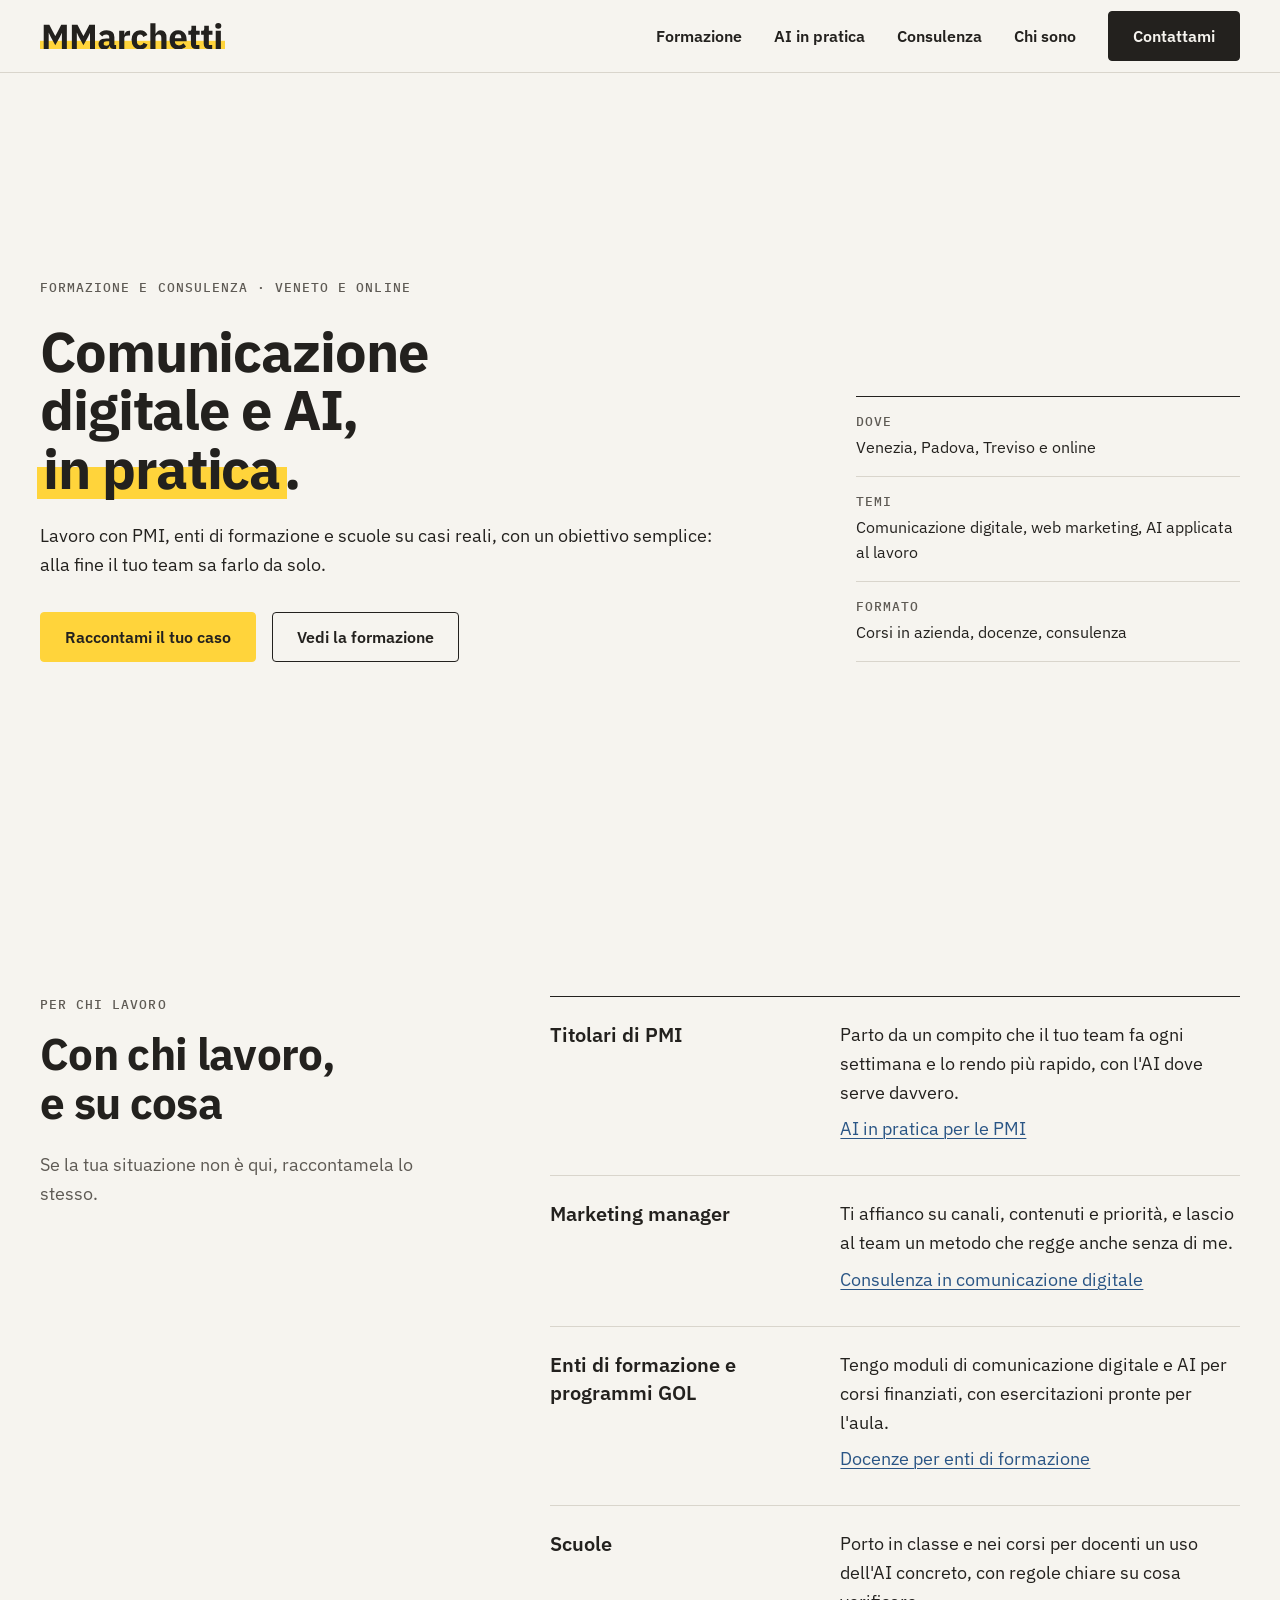
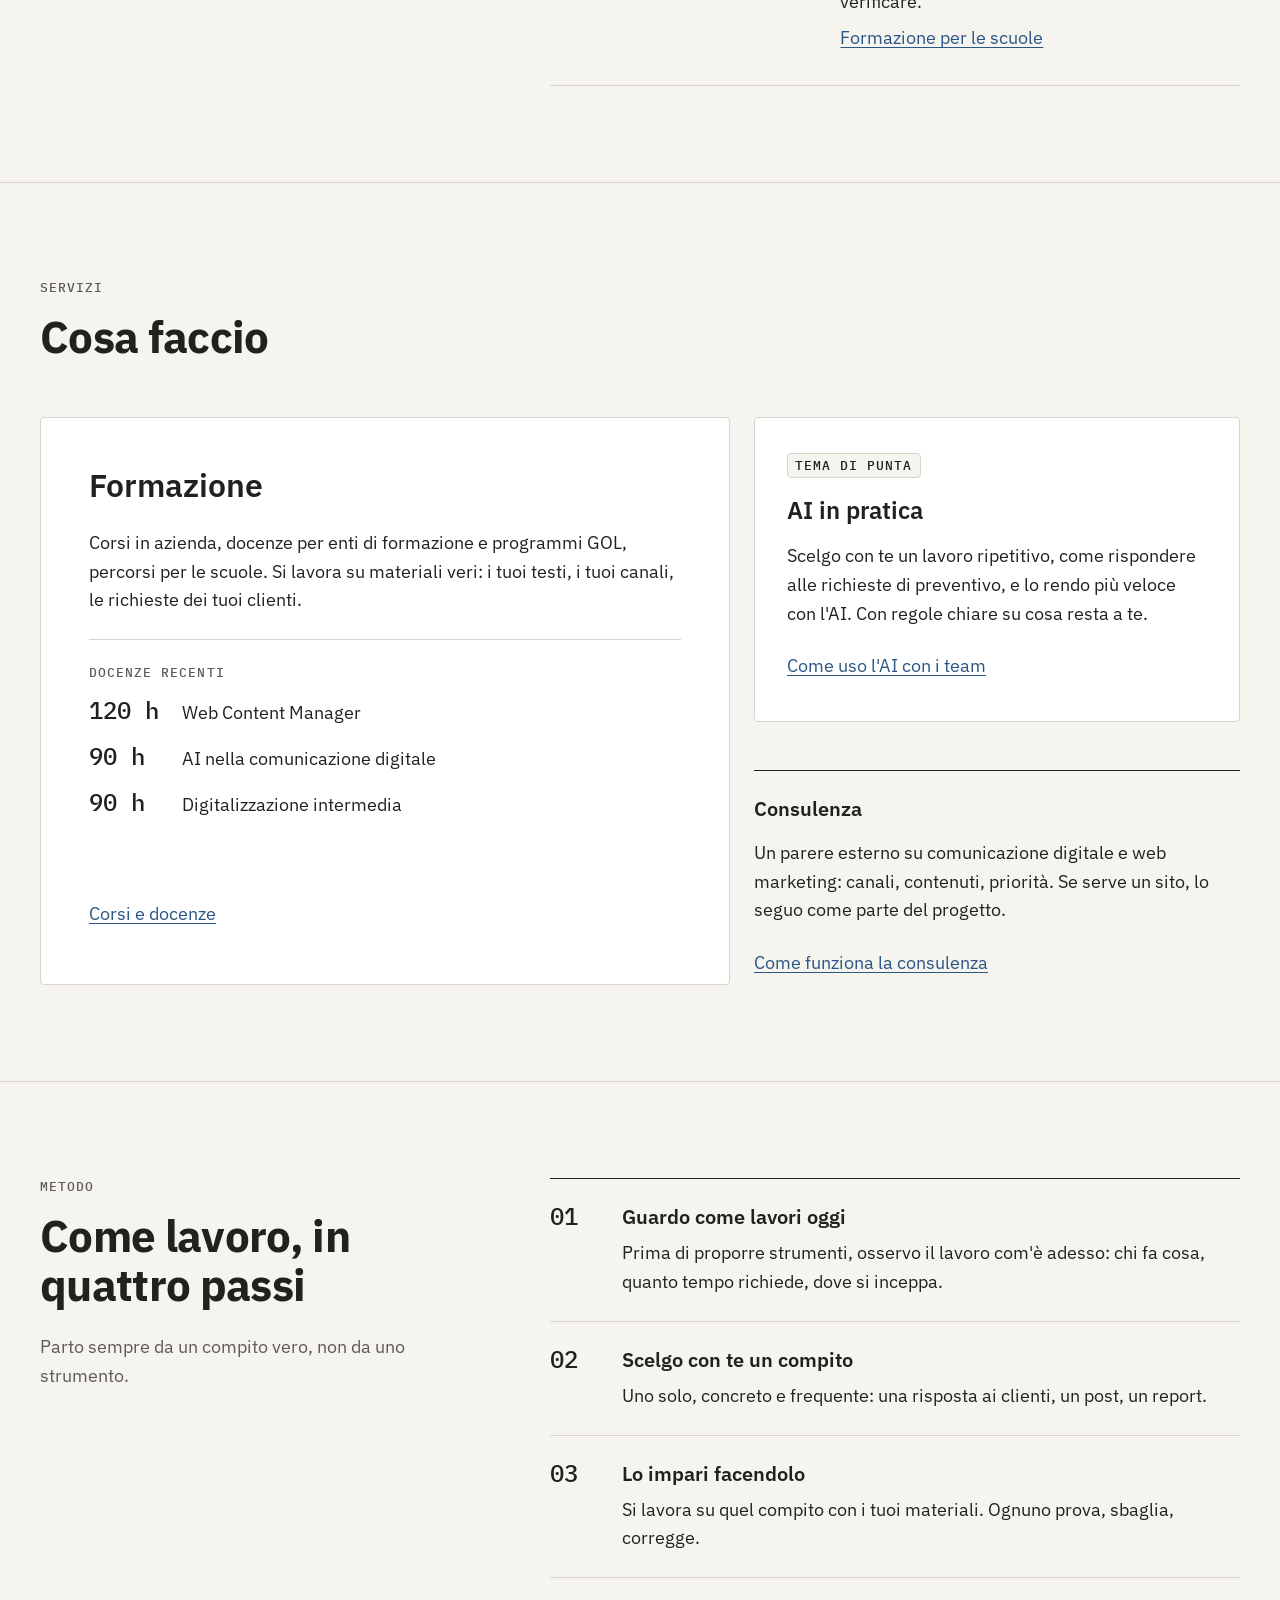
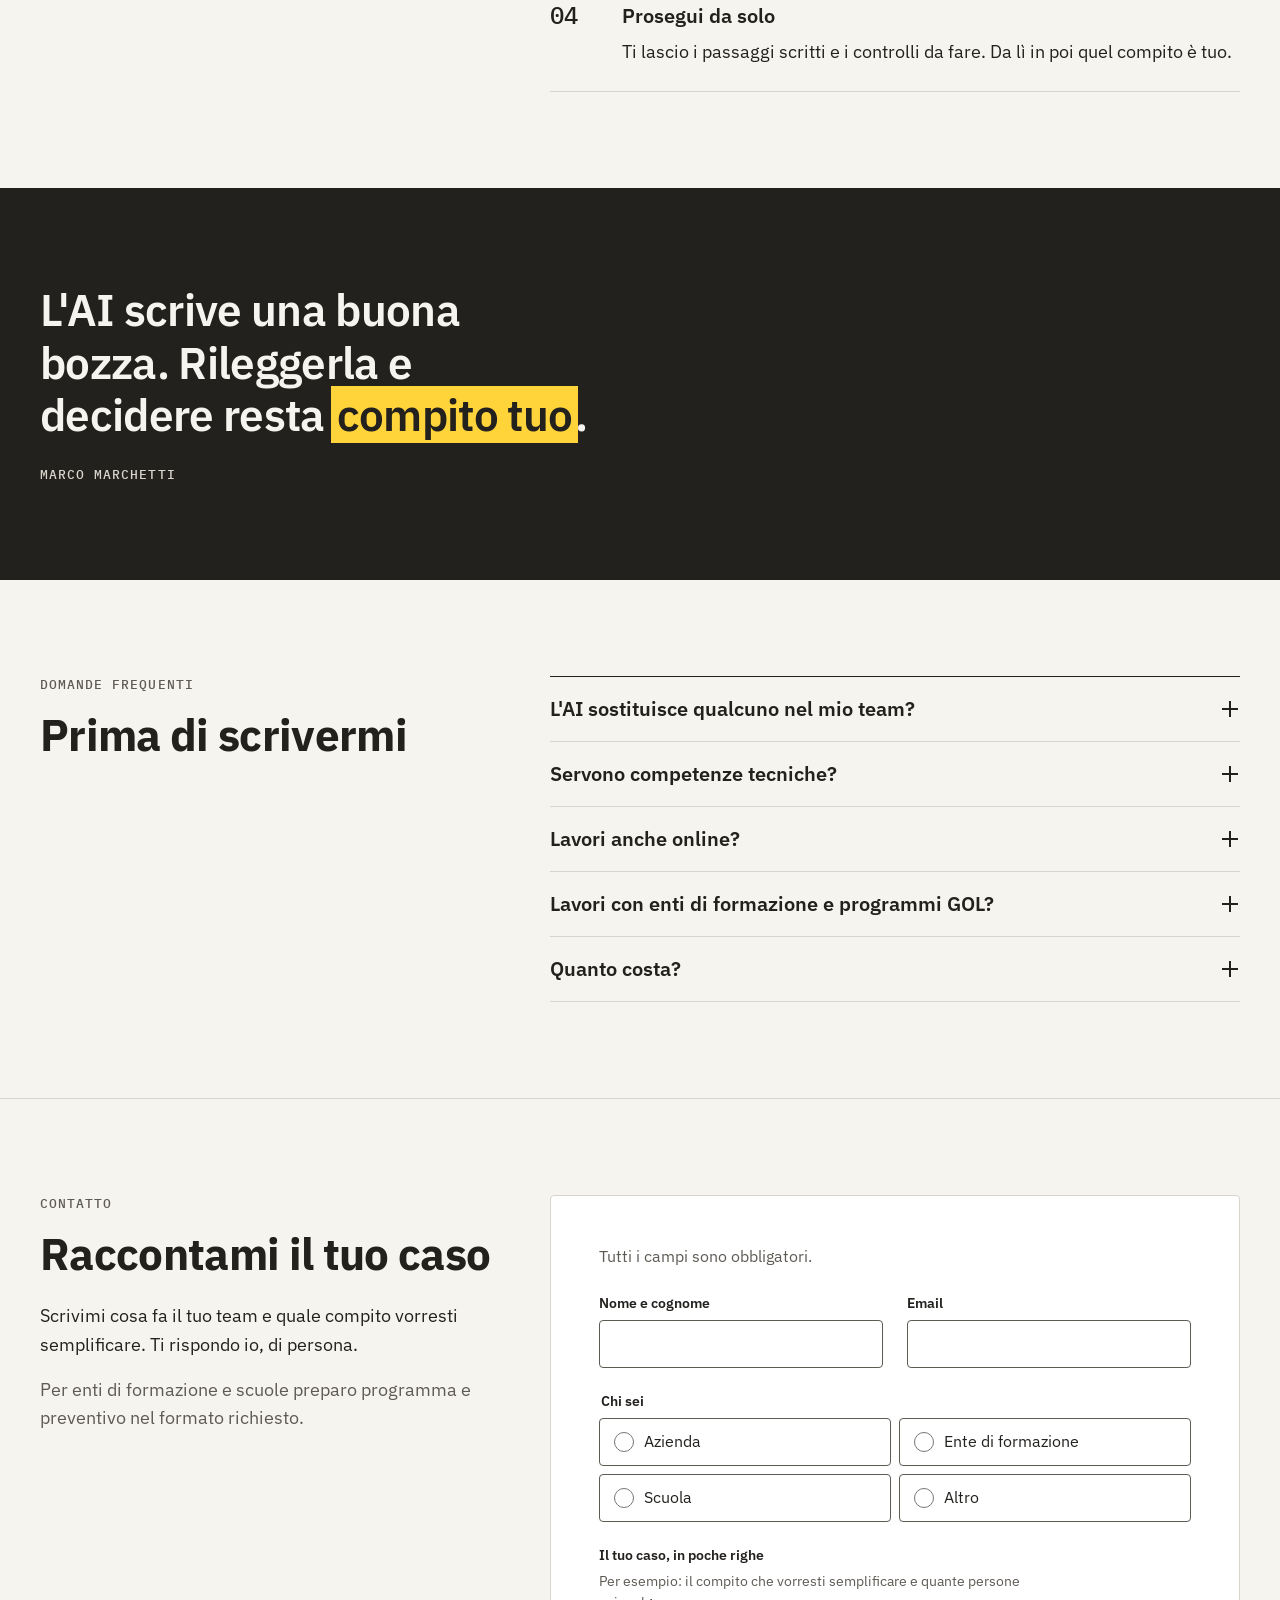
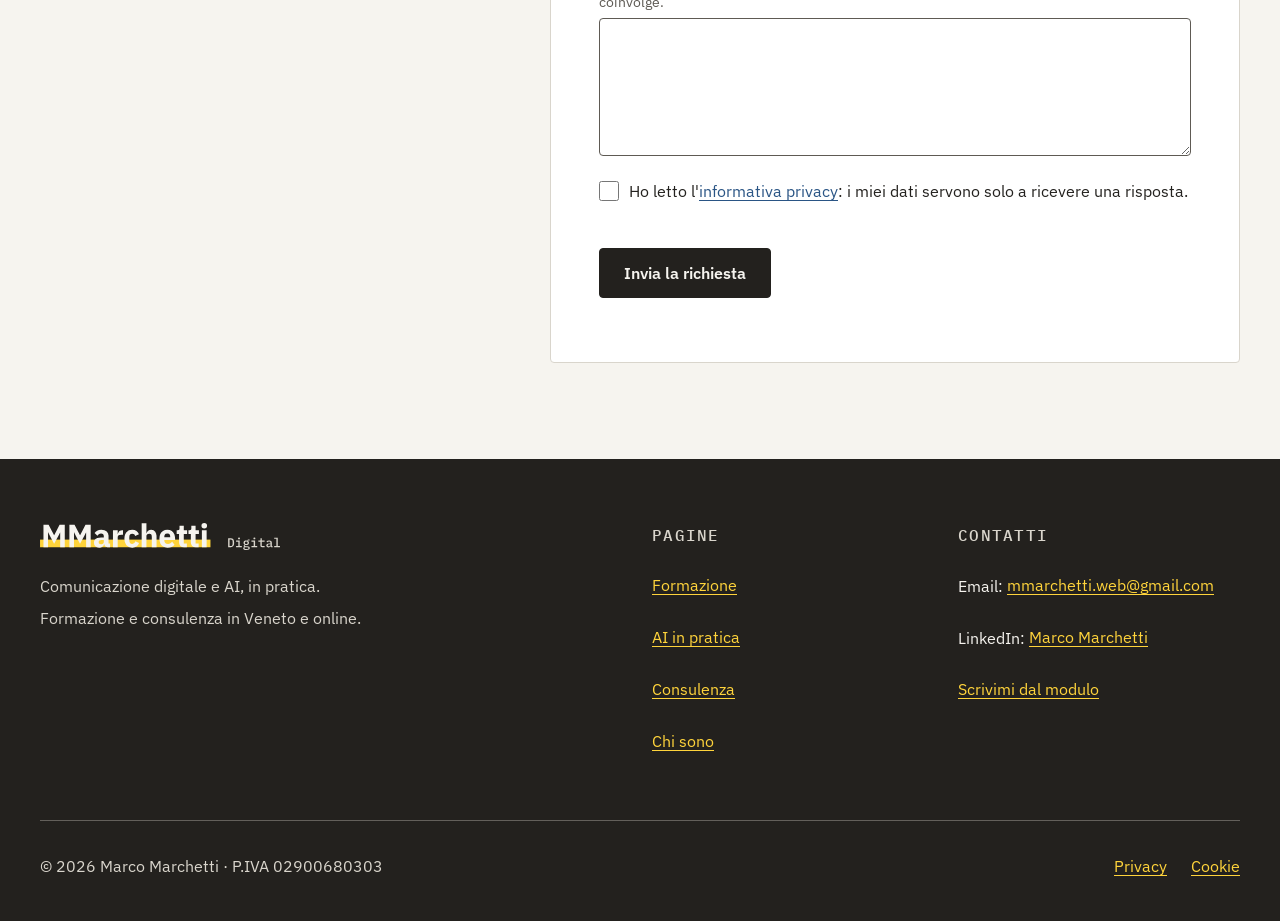
<file: index.html>
<!doctype html>
<html lang="it">
<head>
  <meta charset="utf-8">
  <meta name="viewport" content="width=device-width, initial-scale=1">
  <meta name="robots" content="noindex, nofollow"> <!-- STAGING: rimuovere al lancio -->
  <title>Formazione in comunicazione digitale e AI in Veneto | MMarchetti Digital</title>
  <meta name="description" content="Marco Marchetti, formatore e consulente in comunicazione digitale e AI. Corsi per PMI, enti di formazione e scuole a Venezia, Padova, Treviso e online.">
  <link rel="canonical" href="https://DOMINIO/">
  <meta name="theme-color" content="#F6F4EF">

  <meta property="og:type" content="website">
  <meta property="og:locale" content="it_IT">
  <meta property="og:site_name" content="MMarchetti Digital">
  <meta property="og:title" content="Comunicazione digitale e AI, in pratica | MMarchetti Digital">
  <meta property="og:description" content="Formazione e consulenza per PMI, enti di formazione e scuole, su casi reali. Venezia, Padova, Treviso e online.">
  <meta property="og:url" content="https://DOMINIO/">
  <!-- STAGING: al lancio cambiare l'host con il dominio definitivo -->
  <meta property="og:image" content="https://mmarchettiweb.github.io/Rebranding-MMarchetti-Digital/assets/og/og-image.png">
  <meta property="og:image:width" content="1200">
  <meta property="og:image:height" content="630">
  <meta property="og:image:alt" content="MMarchetti Digital: comunicazione digitale e AI, in pratica">
  <meta name="twitter:card" content="summary_large_image">

  <link rel="icon" href="assets/logo/mmarchetti-avatar-400.svg" type="image/svg+xml">
  <link rel="apple-touch-icon" href="assets/icons/mmarchetti-avatar-400.png">

  <link rel="preload" href="assets/fonts/IBMPlexSans-Regular.woff2" as="font" type="font/woff2" crossorigin>
  <link rel="preload" href="assets/fonts/IBMPlexSans-Bold.woff2" as="font" type="font/woff2" crossorigin>
  <link rel="stylesheet" href="assets/css/tokens.css">
  <link rel="stylesheet" href="assets/css/components.css">
  <link rel="stylesheet" href="assets/css/site.css">
  <script>document.documentElement.classList.add('js');</script>
  <script src="assets/js/main.js" defer></script>

  <script type="application/ld+json">
  {
    "@context": "https://schema.org",
    "@type": "ProfessionalService",
    "name": "MMarchetti Digital",
    "url": "https://DOMINIO/",
    "description": "Formazione e consulenza in comunicazione digitale e AI per PMI, enti di formazione e scuole.",
    "founder": { "@type": "Person", "name": "Marco Marchetti" },
    "areaServed": ["Venezia", "Padova", "Treviso", "Veneto"],
    "inLanguage": "it"
  }
  </script>
</head>
<body class="mm-root">
  <a class="skip" href="#main">Vai al contenuto</a>

  <header class="header">
    <div class="container header__bar">
      <a class="header__logo" href="./" aria-label="MMarchetti Digital, pagina iniziale">
        <img src="assets/logo/mmarchetti-digital-compatta.svg" alt="" width="185" height="26">
      </a>
      <button class="menu-btn" type="button" aria-expanded="false" aria-controls="nav">Menu</button>
      <nav class="nav" id="nav" aria-label="Principale">
        <ul class="nav__list">
          <li><a class="nav__link" href="formazione/">Formazione</a></li>
          <li><a class="nav__link" href="ai-in-pratica/">AI in pratica</a></li>
          <li><a class="nav__link" href="consulenza/">Consulenza</a></li>
          <li><a class="nav__link" href="chi-sono/">Chi sono</a></li>
          <li class="nav__cta"><a class="mm-btn" href="contatti/"><span class="mm-btn__label">Contattami</span></a></li>
        </ul>
      </nav>
    </div>
  </header>

  <main id="main">
    <!-- Hero: testo su 7 colonne, scheda "in breve" su 4 -->
    <section class="hero" aria-labelledby="hero-title">
      <div class="container grid">
        <div class="hero__main">
          <p class="mm-label">Formazione e consulenza · Veneto e online</p>
          <h1 id="hero-title" class="mm-display hero__title">Comunicazione digitale e AI, <span class="mm-hl">in&nbsp;pratica</span>.</h1>
          <p class="mm-p hero__lead">Lavoro con PMI, enti di formazione e scuole su casi reali, con un obiettivo semplice: alla fine il tuo team sa farlo da solo.</p>
          <div class="hero__actions">
            <a class="mm-btn mm-btn--accent" href="#contatto"><span class="mm-btn__label">Raccontami il tuo caso</span></a>
            <a class="mm-btn mm-btn--secondary" href="#formazione"><span class="mm-btn__label">Vedi la formazione</span></a>
          </div>
        </div>
        <dl class="hero__facts">
          <div>
            <dt class="mm-label">Dove</dt>
            <dd>Venezia, Padova, Treviso e online</dd>
          </div>
          <div>
            <dt class="mm-label">Temi</dt>
            <dd>Comunicazione digitale, web marketing, AI applicata al lavoro</dd>
          </div>
          <div>
            <dt class="mm-label">Formato</dt>
            <dd>Corsi in azienda, docenze, consulenza</dd>
          </div>
        </dl>
      </div>
    </section>

    <!-- Per chi lavoro: titolo su 4 colonne, elenco a righe su 7 -->
    <section class="section" id="per-chi" aria-labelledby="per-chi-title">
      <div class="container grid">
        <div class="section__head section__head--side">
          <p class="mm-label">Per chi lavoro</p>
          <h2 id="per-chi-title" class="mm-h1">Con chi lavoro, e su cosa</h2>
          <p class="mm-muted">Se la tua situazione non è qui, raccontamela lo stesso.</p>
        </div>
        <ul class="audience" role="list">
          <li class="audience__item">
            <h3 class="mm-h4">Titolari di PMI</h3>
            <div>
              <p>Parto da un compito che il tuo team fa ogni settimana e lo rendo più rapido, con l'AI dove serve davvero.</p>
              <a class="mm-link" href="ai-in-pratica/">AI in pratica per le PMI</a>
            </div>
          </li>
          <li class="audience__item">
            <h3 class="mm-h4">Marketing manager</h3>
            <div>
              <p>Ti affianco su canali, contenuti e priorità, e lascio al team un metodo che regge anche senza di me.</p>
              <a class="mm-link" href="consulenza/">Consulenza in comunicazione digitale</a>
            </div>
          </li>
          <li class="audience__item">
            <h3 class="mm-h4">Enti di formazione e programmi GOL</h3>
            <div>
              <p>Tengo moduli di comunicazione digitale e AI per corsi finanziati, con esercitazioni pronte per l'aula.</p>
              <a class="mm-link" href="formazione/#enti">Docenze per enti di formazione</a>
            </div>
          </li>
          <li class="audience__item">
            <h3 class="mm-h4">Scuole</h3>
            <div>
              <p>Porto in classe e nei corsi per docenti un uso dell'AI concreto, con regole chiare su cosa verificare.</p>
              <a class="mm-link" href="formazione/#scuole">Formazione per le scuole</a>
            </div>
          </li>
        </ul>
      </div>
    </section>

    <!-- Servizi: Formazione su 7 colonne e due righe, AI e Consulenza impilati su 5 -->
    <section class="section" id="servizi" aria-labelledby="servizi-title">
      <div class="container">
        <div class="section__head">
          <p class="mm-label">Servizi</p>
          <h2 id="servizi-title" class="mm-h1">Cosa faccio</h2>
        </div>
        <div class="services grid">
          <article class="mm-card service service--main" id="formazione" aria-labelledby="formazione-title">
            <h3 id="formazione-title" class="mm-h2">Formazione</h3>
            <p>Corsi in azienda, docenze per enti di formazione e programmi GOL, percorsi per le scuole. Si lavora su materiali veri: i tuoi testi, i tuoi canali, le richieste dei tuoi clienti.</p>
            <div class="proof">
              <h4 class="mm-label proof__title">Docenze recenti</h4>
              <ul class="proof__list" role="list">
                <li><span class="proof__hours">120&nbsp;h</span><span>Web Content Manager</span></li>
                <li><span class="proof__hours">90&nbsp;h</span><span>AI nella comunicazione digitale</span></li>
                <li><span class="proof__hours">90&nbsp;h</span><span>Digitalizzazione intermedia</span></li>
              </ul>
            </div>
            <a class="mm-link" href="formazione/">Corsi e docenze</a>
          </article>

          <article class="mm-card service service--focus" aria-labelledby="ai-title">
            <p><span class="mm-tag">Tema di punta</span></p>
            <h3 id="ai-title" class="mm-h3">AI in pratica</h3>
            <p>Scelgo con te un lavoro ripetitivo, come rispondere alle richieste di preventivo, e lo rendo più veloce con l'AI. Con regole chiare su cosa resta a te.</p>
            <a class="mm-link" href="ai-in-pratica/">Come uso l'AI con i team</a>
          </article>

          <article class="service service--small" aria-labelledby="consulenza-title">
            <h3 id="consulenza-title" class="mm-h4">Consulenza</h3>
            <p>Un parere esterno su comunicazione digitale e web marketing: canali, contenuti, priorità. Se serve un sito, lo seguo come parte del progetto.</p>
            <a class="mm-link" href="consulenza/">Come funziona la consulenza</a>
          </article>
        </div>
      </div>
    </section>

    <!-- Metodo: unica sezione numerata -->
    <section class="section" id="metodo" aria-labelledby="metodo-title">
      <div class="container grid">
        <div class="section__head section__head--side">
          <p class="mm-label">Metodo</p>
          <h2 id="metodo-title" class="mm-h1">Come lavoro, in quattro passi</h2>
          <p class="mm-muted">Parto sempre da un compito vero, non da uno strumento.</p>
        </div>
        <ol class="steps" role="list">
          <li class="step">
            <span class="step__n" aria-hidden="true">01</span>
            <div>
              <h3 class="mm-h4">Guardo come lavori oggi</h3>
              <p>Prima di proporre strumenti, osservo il lavoro com'è adesso: chi fa cosa, quanto tempo richiede, dove si inceppa.</p>
            </div>
          </li>
          <li class="step">
            <span class="step__n" aria-hidden="true">02</span>
            <div>
              <h3 class="mm-h4">Scelgo con te un compito</h3>
              <p>Uno solo, concreto e frequente: una risposta ai clienti, un post, un report.</p>
            </div>
          </li>
          <li class="step">
            <span class="step__n" aria-hidden="true">03</span>
            <div>
              <h3 class="mm-h4">Lo impari facendolo</h3>
              <p>Si lavora su quel compito con i tuoi materiali. Ognuno prova, sbaglia, corregge.</p>
            </div>
          </li>
          <li class="step">
            <span class="step__n" aria-hidden="true">04</span>
            <div>
              <h3 class="mm-h4">Prosegui da solo</h3>
              <p>Ti lascio i passaggi scritti e i controlli da fare. Da lì in poi quel compito è tuo.</p>
            </div>
          </li>
        </ol>
      </div>
    </section>

    <!-- Citazione su Grafite -->
    <section class="quote theme-grafite" aria-label="Citazione">
      <div class="container">
        <figure class="quote__figure">
          <blockquote>
            <p>L'AI scrive una buona bozza. Rileggerla e decidere resta <span class="mm-hl">compito tuo</span>.</p>
          </blockquote>
          <figcaption>Marco Marchetti</figcaption>
        </figure>
      </div>
    </section>

    <!-- Domande: titolo su 4 colonne, elenco su 7 -->
    <section class="section" id="domande" aria-labelledby="domande-title">
      <div class="container grid">
        <div class="section__head section__head--side">
          <p class="mm-label">Domande frequenti</p>
          <h2 id="domande-title" class="mm-h1">Prima di scrivermi</h2>
        </div>
        <div class="faq">
          <details class="faq__item">
            <summary class="faq__q">L'AI sostituisce qualcuno nel mio team?<span class="faq__icon" aria-hidden="true"></span></summary>
            <div class="faq__a">
              <p>No. Toglie lavoro ripetitivo, ma rileggere, decidere e firmare resta compito delle persone. In aula lo dico subito e lo mostro con esempi.</p>
            </div>
          </details>
          <details class="faq__item">
            <summary class="faq__q">Servono competenze tecniche?<span class="faq__icon" aria-hidden="true"></span></summary>
            <div class="faq__a">
              <p>No. Basta saper usare email e browser. I termini tecnici li spiego la prima volta che compaiono.</p>
            </div>
          </details>
          <details class="faq__item">
            <summary class="faq__q">Lavori anche online?<span class="faq__icon" aria-hidden="true"></span></summary>
            <div class="faq__a">
              <p>Sì. In presenza lavoro in Veneto, tra Venezia, Padova e Treviso. Online lavoro con chiunque.</p>
            </div>
          </details>
          <details class="faq__item">
            <summary class="faq__q">Lavori con enti di formazione e programmi GOL?<span class="faq__icon" aria-hidden="true"></span></summary>
            <div class="faq__a">
              <p>Sì. Tengo docenze in corsi finanziati e preparo programma e materiali nel formato richiesto dall'ente.</p>
            </div>
          </details>
          <details class="faq__item">
            <summary class="faq__q">Quanto costa?<span class="faq__icon" aria-hidden="true"></span></summary>
            <div class="faq__a">
              <p>Dipende da ore, persone e modalità. Dopo una prima chiamata ti mando un preventivo scritto, senza impegno.</p>
            </div>
          </details>
        </div>
      </div>
    </section>

    <!-- Contatto: testo su 5 colonne, modulo su 7 -->
    <section class="section" id="contatto" aria-labelledby="contatto-title">
      <div class="container grid">
        <div class="section__head section__head--contact">
          <p class="mm-label">Contatto</p>
          <h2 id="contatto-title" class="mm-h1">Raccontami il tuo caso</h2>
          <p>Scrivimi cosa fa il tuo team e quale compito vorresti semplificare. Ti rispondo io, di persona.</p>
          <p class="mm-muted">Per enti di formazione e scuole preparo programma e preventivo nel formato richiesto.</p>
        </div>

        <div class="mm-card contact__card">
          <!-- FORM sincronizzato con index.html e contatti/index.html: modificare entrambi -->
          <!-- Invio a Formspree. Senza JavaScript il browser fa il normale invio POST all'action -->
          <form class="form" name="contatto" action="https://formspree.io/f/moedpnve" method="POST" data-form>
            <input type="hidden" name="_subject" value="Nuova richiesta dal sito MMarchetti Digital">
            <!-- Antispam: le persone non vedono il campo, i bot che lo compilano vengono scartati da Formspree -->
            <div class="form__trap" aria-hidden="true">
              <label for="_gotcha-home">Non compilare questo campo</label>
              <input id="_gotcha-home" type="text" name="_gotcha" tabindex="-1" autocomplete="off">
            </div>
            <p class="form__note mm-muted">Tutti i campi sono obbligatori.</p>

            <div class="form__row">
              <div class="mm-field">
                <label class="mm-field__label" for="nome">Nome e cognome</label>
                <input class="mm-input" id="nome" name="nome" type="text" autocomplete="name" required aria-describedby="nome-error">
                <p class="mm-field__error" id="nome-error" hidden><strong>Errore:</strong> <span></span></p>
              </div>
              <div class="mm-field">
                <label class="mm-field__label" for="email">Email</label>
                <input class="mm-input" id="email" name="email" type="email" autocomplete="email" inputmode="email" required aria-describedby="email-error">
                <p class="mm-field__error" id="email-error" hidden><strong>Errore:</strong> <span></span></p>
              </div>
            </div>

            <fieldset class="mm-field choice" id="chi" aria-describedby="chi-error">
              <legend class="mm-field__label">Chi sei</legend>
              <div class="choice__options">
                <label class="choice__option"><input type="radio" name="chi" value="Azienda" required> Azienda</label>
                <label class="choice__option"><input type="radio" name="chi" value="Ente di formazione"> Ente di formazione</label>
                <label class="choice__option"><input type="radio" name="chi" value="Scuola"> Scuola</label>
                <label class="choice__option"><input type="radio" name="chi" value="Altro"> Altro</label>
              </div>
              <p class="mm-field__error" id="chi-error" hidden><strong>Errore:</strong> <span></span></p>
            </fieldset>

            <div class="mm-field">
              <label class="mm-field__label" for="messaggio">Il tuo caso, in poche righe</label>
              <p class="mm-field__hint" id="messaggio-hint">Per esempio: il compito che vorresti semplificare e quante persone coinvolge.</p>
              <textarea class="mm-textarea" id="messaggio" name="messaggio" rows="5" required aria-describedby="messaggio-hint messaggio-error"></textarea>
              <p class="mm-field__error" id="messaggio-error" hidden><strong>Errore:</strong> <span></span></p>
            </div>

            <div class="mm-field">
              <label class="mm-check" for="privacy">
                <input type="checkbox" id="privacy" name="privacy" value="sì" required aria-describedby="privacy-error">
                <span>Ho letto l'<a class="mm-link" href="privacy/" target="_blank" rel="noopener">informativa privacy<span class="visually-hidden"> (si apre in una nuova scheda)</span></a>: i miei dati servono solo a ricevere una risposta.</span>
              </label>
              <p class="mm-field__error" id="privacy-error" hidden><strong>Errore:</strong> <span></span></p>
            </div>

            <div class="form__actions">
              <button class="mm-btn" type="submit"><span class="mm-btn__label">Invia la richiesta</span></button>
              <!-- Esito dell'invio: la regione resta nel DOM, lo script ne cambia solo il testo -->
              <div class="form__status" id="form-status" aria-live="polite" aria-atomic="true"></div>
            </div>
          </form>

          <div aria-live="polite">
            <div class="form__done" id="form-done" tabindex="-1" hidden>
              <p><span class="mm-tag mm-tag--done">Fatto</span></p>
              <p class="mm-h4">Ricevuto. Ti rispondo entro due giorni lavorativi.</p>
              <p class="mm-muted">Se non ricevi la mia risposta entro quel tempo, controlla lo spam o scrivimi a <a class="mm-link" href="mailto:mmarchetti.web@gmail.com">mmarchetti.web@gmail.com</a>.</p>
            </div>
          </div>
        </div>
      </div>
    </section>
  </main>

  <footer class="footer theme-grafite">
    <div class="container grid">
      <div class="footer__brand">
        <img class="footer__logo" src="assets/logo/mmarchetti-digital-negativa.svg" alt="MMarchetti Digital" width="240" height="27" loading="lazy">
        <p>Comunicazione digitale e AI, in pratica.</p>
        <p>Formazione e consulenza in Veneto e online.</p>
      </div>
      <nav class="footer__col footer__col--pages" aria-label="Pagine del sito">
        <p class="mm-label">Pagine</p>
        <ul role="list">
          <li><a href="formazione/">Formazione</a></li>
          <li><a href="ai-in-pratica/">AI in pratica</a></li>
          <li><a href="consulenza/">Consulenza</a></li>
          <li><a href="chi-sono/">Chi sono</a></li>
        </ul>
      </nav>
      <div class="footer__col">
        <p class="mm-label">Contatti</p>
        <ul role="list">
          <li>Email: <a href="mailto:mmarchetti.web@gmail.com">mmarchetti.web@gmail.com</a></li>
          <li>LinkedIn: <a href="https://www.linkedin.com/in/marco-marchetti-a929b1320" rel="noopener" aria-label="Marco Marchetti su LinkedIn">Marco Marchetti</a></li>
          <li><a href="#contatto">Scrivimi dal modulo</a></li>
        </ul>
      </div>
      <div class="footer__base">
        <p>© 2026 Marco Marchetti · P.IVA 02900680303</p>
        <ul role="list">
          <li><a href="privacy/">Privacy</a></li>
          <li><a href="cookie/">Cookie</a></li>
        </ul>
      </div>
    </div>
  </footer>
</body>
</html>
</file>
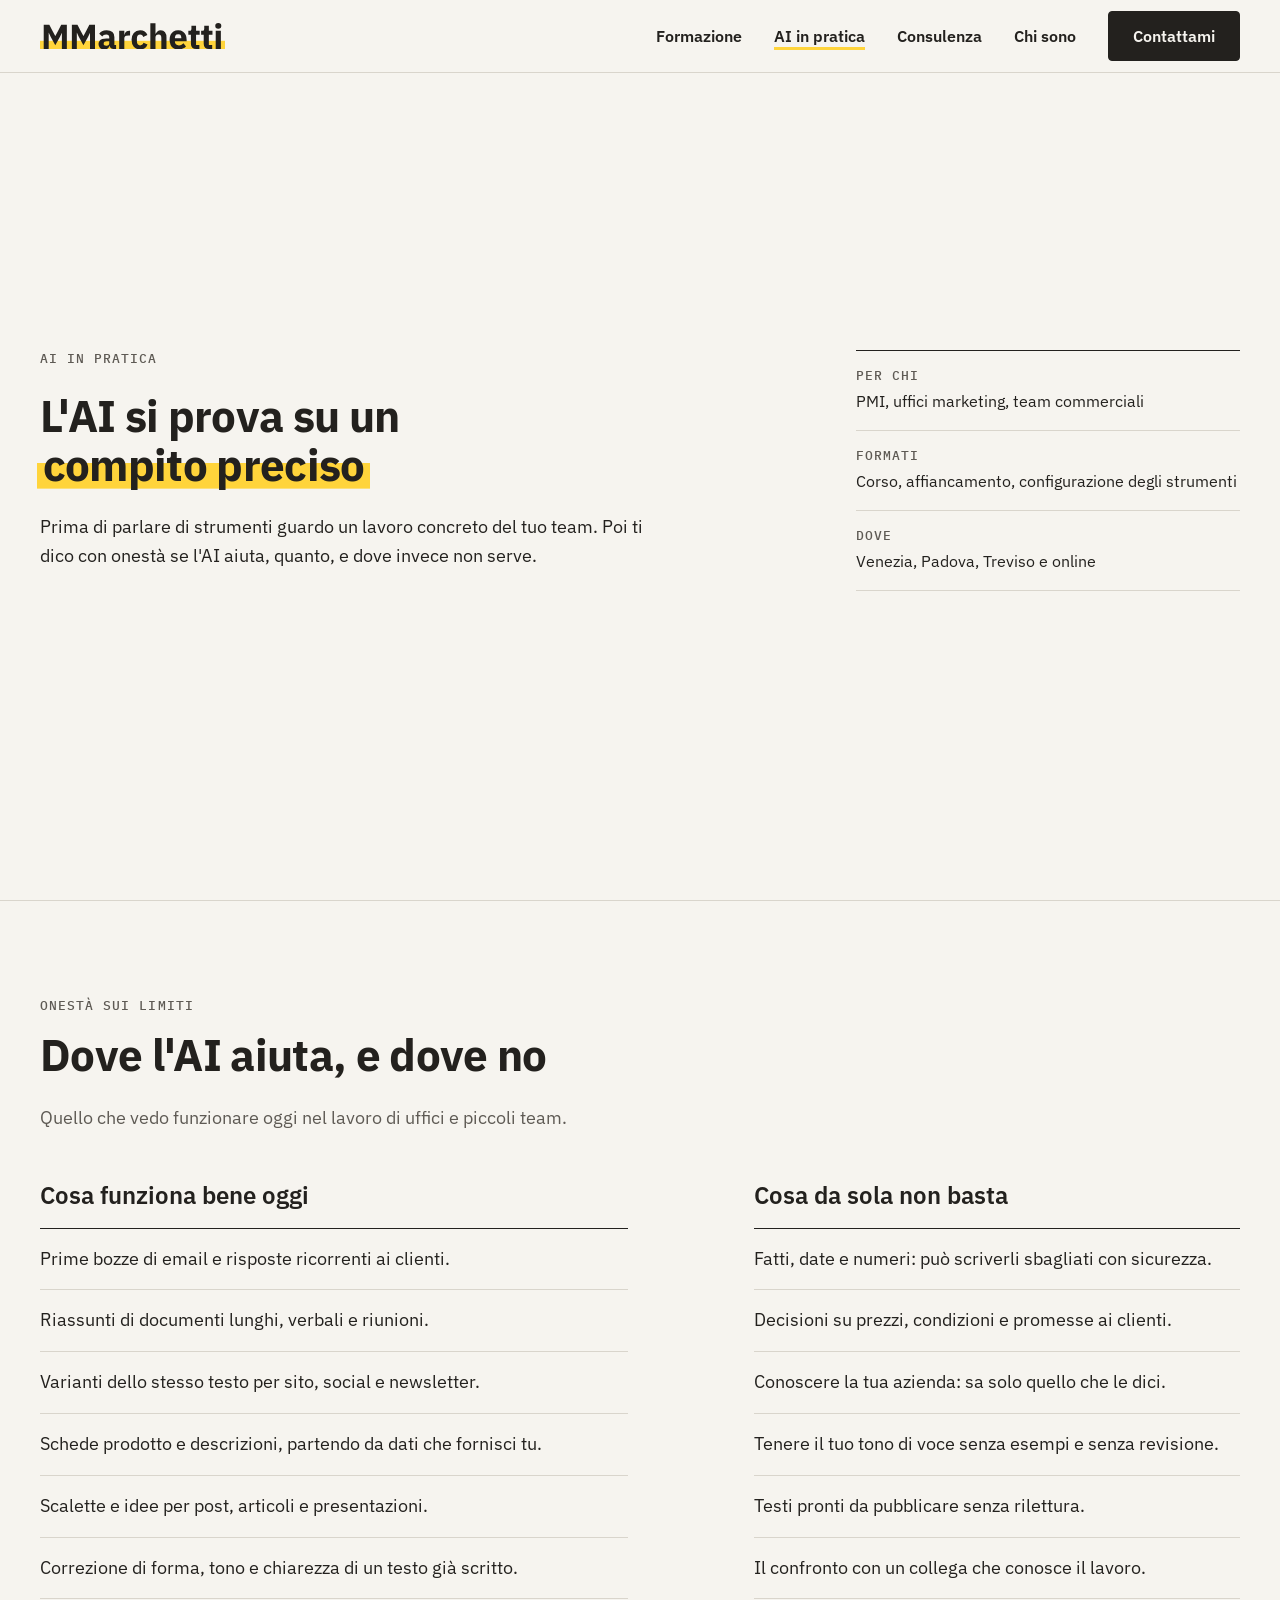
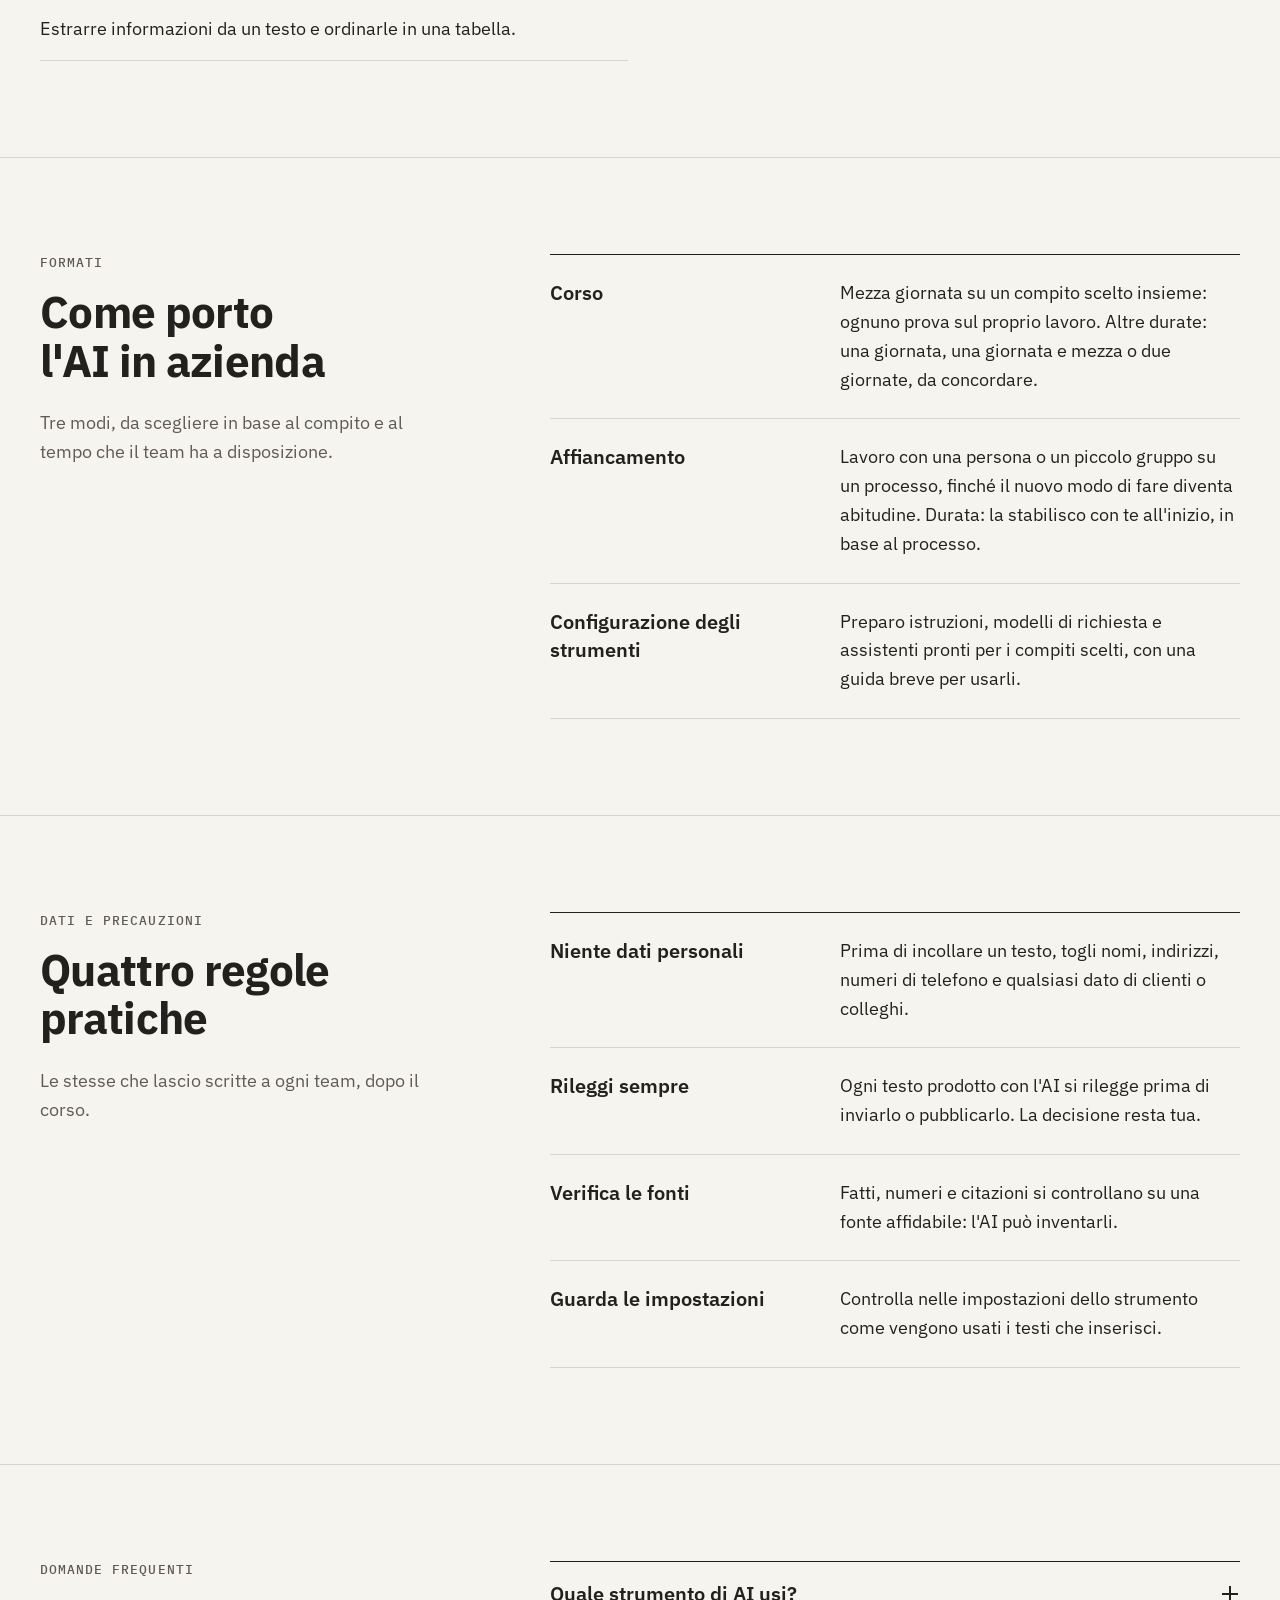
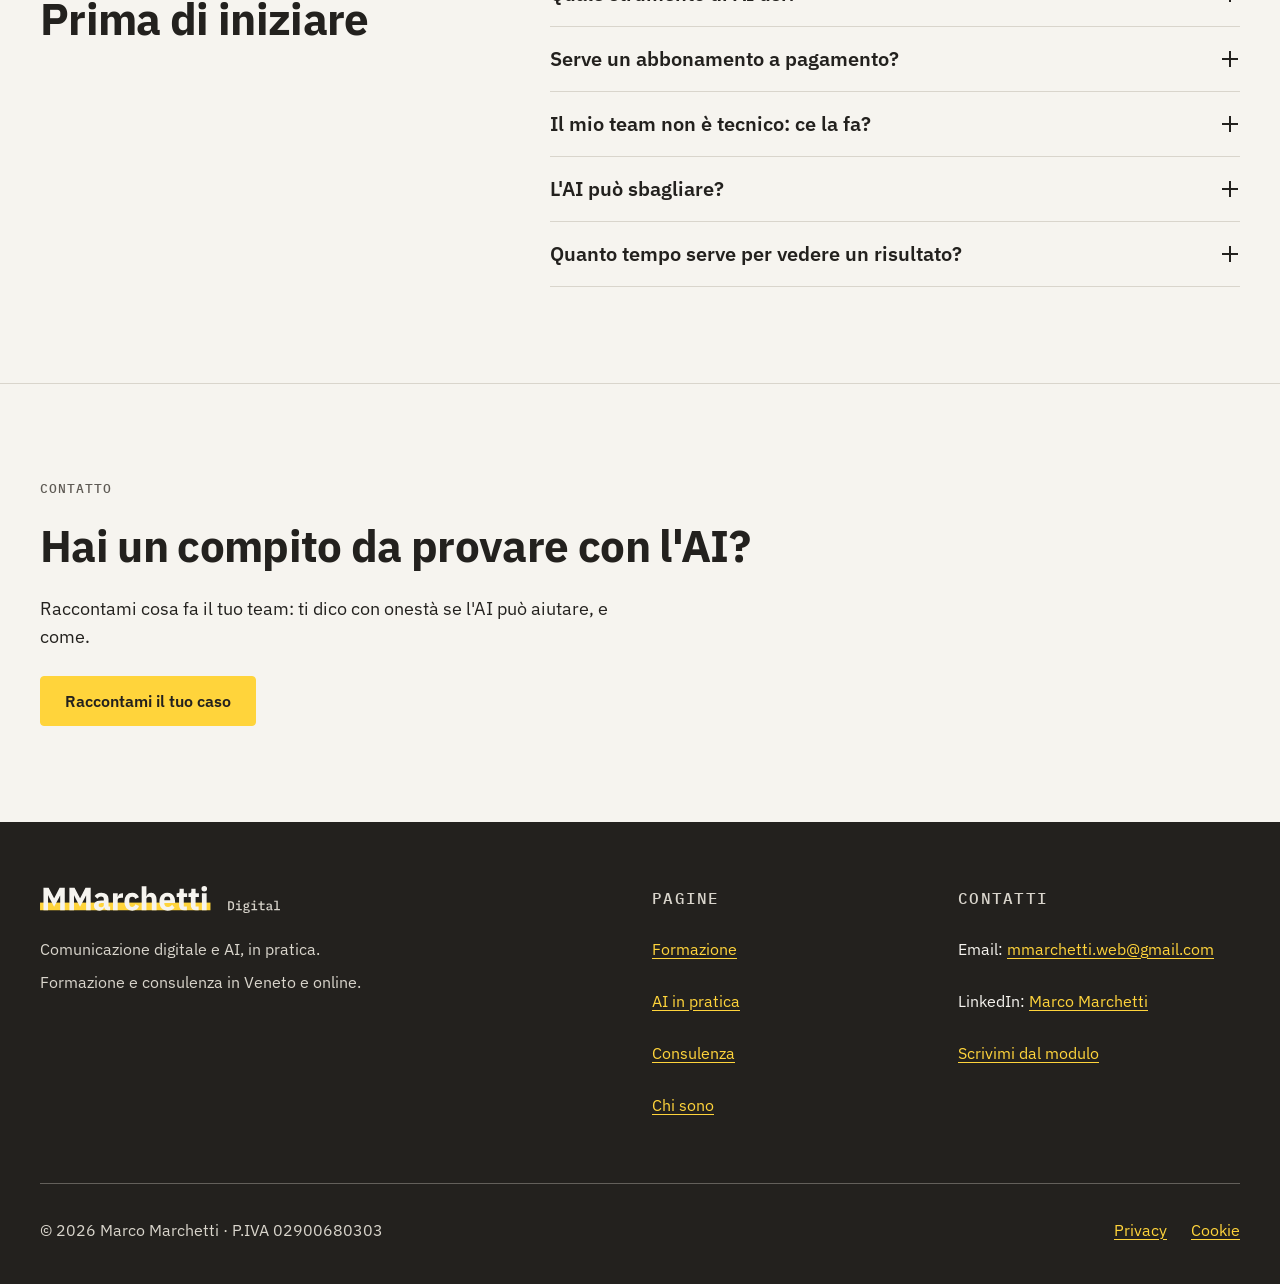
<file: ai-in-pratica/index.html>
<!doctype html>
<html lang="it">
<head>
  <meta charset="utf-8">
  <meta name="viewport" content="width=device-width, initial-scale=1">
  <meta name="robots" content="noindex, nofollow"> <!-- STAGING: rimuovere al lancio -->
  <title>Corso di intelligenza artificiale per aziende | MMarchetti Digital</title>
  <meta name="description" content="Formazione AI per PMI in Veneto e online: si parte da un compito preciso e si capisce con onestà dove l'intelligenza artificiale aiuta e dove no.">
  <link rel="canonical" href="https://DOMINIO/ai-in-pratica/">
  <meta property="og:type" content="website">
  <meta property="og:locale" content="it_IT">
  <meta property="og:site_name" content="MMarchetti Digital">
  <meta property="og:title" content="Corso di intelligenza artificiale per aziende | MMarchetti Digital">
  <meta property="og:description" content="Formazione AI per PMI in Veneto e online: si parte da un compito preciso e si capisce con onestà dove l'intelligenza artificiale aiuta e dove no.">
  <meta property="og:url" content="https://DOMINIO/ai-in-pratica/">
  <!-- STAGING: al lancio cambiare l'host con il dominio definitivo -->
  <meta property="og:image" content="https://mmarchettiweb.github.io/Rebranding-MMarchetti-Digital/assets/og/og-image.png">
  <meta property="og:image:width" content="1200">
  <meta property="og:image:height" content="630">
  <meta property="og:image:alt" content="MMarchetti Digital: comunicazione digitale e AI, in pratica">
  <meta name="twitter:card" content="summary_large_image">
  <meta name="theme-color" content="#F6F4EF">

  <link rel="icon" href="../assets/logo/mmarchetti-avatar-400.svg" type="image/svg+xml">
  <link rel="apple-touch-icon" href="../assets/icons/mmarchetti-avatar-400.png">

  <link rel="preload" href="../assets/fonts/IBMPlexSans-Regular.woff2" as="font" type="font/woff2" crossorigin>
  <link rel="preload" href="../assets/fonts/IBMPlexSans-Bold.woff2" as="font" type="font/woff2" crossorigin>
  <link rel="stylesheet" href="../assets/css/tokens.css">
  <link rel="stylesheet" href="../assets/css/components.css">
  <link rel="stylesheet" href="../assets/css/site.css">
  <script>document.documentElement.classList.add('js');</script>
  <script src="../assets/js/main.js" defer></script>
</head>
<body class="mm-root">
  <a class="skip" href="#main">Vai al contenuto</a>

  <header class="header">
    <div class="container header__bar">
      <a class="header__logo" href="../" aria-label="MMarchetti Digital, pagina iniziale">
        <img src="../assets/logo/mmarchetti-digital-compatta.svg" alt="" width="185" height="26">
      </a>
      <button class="menu-btn" type="button" aria-expanded="false" aria-controls="nav">Menu</button>
      <nav class="nav" id="nav" aria-label="Principale">
        <ul class="nav__list">
          <li><a class="nav__link" href="../formazione/">Formazione</a></li>
          <li><a class="nav__link" href="./" aria-current="page">AI in pratica</a></li>
          <li><a class="nav__link" href="../consulenza/">Consulenza</a></li>
          <li><a class="nav__link" href="../chi-sono/">Chi sono</a></li>
          <li class="nav__cta"><a class="mm-btn" href="../contatti/"><span class="mm-btn__label">Contattami</span></a></li>
        </ul>
      </nav>
    </div>
  </header>

  <main id="main">
    <!-- Apertura: testo su 7 colonne, supporto su 4 -->
    <section class="page-head" aria-labelledby="page-title">
      <div class="container grid">
        <div class="page-head__main">
          <p class="mm-label">AI in pratica</p>
          <h1 id="page-title" class="mm-h1 page-head__title">L'AI si prova su un <span class="mm-hl">compito preciso</span></h1>
          <p class="mm-p">Prima di parlare di strumenti guardo un lavoro concreto del tuo team. Poi ti dico con onestà se l'AI aiuta, quanto, e dove invece non serve.</p>
        </div>
        <dl class="facts page-head__aside">
          <div>
            <dt class="mm-label">Per chi</dt>
            <dd>PMI, uffici marketing, team commerciali</dd>
          </div>
          <div>
            <dt class="mm-label">Formati</dt>
            <dd>Corso, affiancamento, configurazione degli strumenti</dd>
          </div>
          <div>
            <dt class="mm-label">Dove</dt>
            <dd>Venezia, Padova, Treviso e online</dd>
          </div>
        </dl>
      </div>
    </section>

    <!-- Cosa funziona / cosa da sola non basta -->
    <section class="section" aria-labelledby="limiti-title">
      <div class="container">
        <div class="section__head">
          <p class="mm-label">Onestà sui limiti</p>
          <h2 id="limiti-title" class="mm-h1">Dove l'AI aiuta, e dove no</h2>
          <p class="mm-muted">Quello che vedo funzionare oggi nel lavoro di uffici e piccoli team.</p>
        </div>
        <div class="grid">
          <div class="two-lists__col">
            <h3 class="mm-h3">Cosa funziona bene oggi</h3>
            <ul class="list-lines" role="list">
            <li>Prime bozze di email e risposte ricorrenti ai clienti.</li>
            <li>Riassunti di documenti lunghi, verbali e riunioni.</li>
            <li>Varianti dello stesso testo per sito, social e newsletter.</li>
            <li>Schede prodotto e descrizioni, partendo da dati che fornisci tu.</li>
            <li>Scalette e idee per post, articoli e presentazioni.</li>
            <li>Correzione di forma, tono e chiarezza di un testo già scritto.</li>
            <li>Estrarre informazioni da un testo e ordinarle in una tabella.</li>
          </ul>
          </div>
          <div class="two-lists__col">
            <h3 class="mm-h3">Cosa da sola non basta</h3>
            <ul class="list-lines" role="list">
            <li>Fatti, date e numeri: può scriverli sbagliati con sicurezza.</li>
            <li>Decisioni su prezzi, condizioni e promesse ai clienti.</li>
            <li>Conoscere la tua azienda: sa solo quello che le dici.</li>
            <li>Tenere il tuo tono di voce senza esempi e senza revisione.</li>
            <li>Testi pronti da pubblicare senza rilettura.</li>
            <li>Il confronto con un collega che conosce il lavoro.</li>
          </ul>
          </div>
        </div>
      </div>
    </section>

    <!-- Come porto l'AI in azienda -->
    <section class="section" id="formati" aria-labelledby="formati-title">
      <div class="container grid">
        <div class="section__head section__head--side">
          <p class="mm-label">Formati</p>
          <h2 id="formati-title" class="mm-h1">Come porto l'AI in azienda</h2>
          <p class="mm-muted">Tre modi, da scegliere in base al compito e al tempo che il team ha a disposizione.</p>
        </div>
        <ul class="rows" role="list">
          <li class="rows__item">
            <h3 class="mm-h4">Corso</h3>
            <div>
              <p>Mezza giornata su un compito scelto insieme: ognuno prova sul proprio lavoro. Altre durate: una giornata, una giornata e mezza o due giornate, da concordare.</p>
            </div>
          </li>
          <li class="rows__item">
            <h3 class="mm-h4">Affiancamento</h3>
            <div>
              <p>Lavoro con una persona o un piccolo gruppo su un processo, finché il nuovo modo di fare diventa abitudine. Durata: la stabilisco con te all'inizio, in base al processo.</p>
            </div>
          </li>
          <li class="rows__item">
            <h3 class="mm-h4">Configurazione degli strumenti</h3>
            <div>
              <p>Preparo istruzioni, modelli di richiesta e assistenti pronti per i compiti scelti, con una guida breve per usarli.</p>
            </div>
          </li>
        </ul>
      </div>
    </section>

    <!-- Dati e precauzioni pratiche -->
    <section class="section" id="precauzioni" aria-labelledby="precauzioni-title">
      <div class="container grid">
        <div class="section__head section__head--side">
          <p class="mm-label">Dati e precauzioni</p>
          <h2 id="precauzioni-title" class="mm-h1">Quattro regole pratiche</h2>
          <p class="mm-muted">Le stesse che lascio scritte a ogni team, dopo il corso.</p>
        </div>
        <ul class="rows" role="list">
          <li class="rows__item">
            <h3 class="mm-h4">Niente dati personali</h3>
            <div>
              <p>Prima di incollare un testo, togli nomi, indirizzi, numeri di telefono e qualsiasi dato di clienti o colleghi.</p>
            </div>
          </li>
          <li class="rows__item">
            <h3 class="mm-h4">Rileggi sempre</h3>
            <div>
              <p>Ogni testo prodotto con l'AI si rilegge prima di inviarlo o pubblicarlo. La decisione resta tua.</p>
            </div>
          </li>
          <li class="rows__item">
            <h3 class="mm-h4">Verifica le fonti</h3>
            <div>
              <p>Fatti, numeri e citazioni si controllano su una fonte affidabile: l'AI può inventarli.</p>
            </div>
          </li>
          <li class="rows__item">
            <h3 class="mm-h4">Guarda le impostazioni</h3>
            <div>
              <p>Controlla nelle impostazioni dello strumento come vengono usati i testi che inserisci.</p>
            </div>
          </li>
        </ul>
      </div>
    </section>

    <!-- Domande -->
    <section class="section" id="domande" aria-labelledby="domande-title">
      <div class="container grid">
        <div class="section__head section__head--side">
          <p class="mm-label">Domande frequenti</p>
          <h2 id="domande-title" class="mm-h1">Prima di iniziare</h2>
        </div>
        <div class="faq">
          <details class="faq__item">
            <summary class="faq__q">Quale strumento di AI usi?<span class="faq__icon" aria-hidden="true"></span></summary>
            <div class="faq__a">
              <p>Scelgo in base al compito e agli strumenti che il team usa già. Non lavoro per conto di nessun fornitore.</p>
            </div>
          </details>
          <details class="faq__item">
            <summary class="faq__q">Serve un abbonamento a pagamento?<span class="faq__icon" aria-hidden="true"></span></summary>
            <div class="faq__a">
              <p>Dipende dal compito. Per alcuni basta la versione gratuita, per altri serve un piano a pagamento: te lo dico prima, caso per caso.</p>
            </div>
          </details>
          <details class="faq__item">
            <summary class="faq__q">Il mio team non è tecnico: ce la fa?<span class="faq__icon" aria-hidden="true"></span></summary>
            <div class="faq__a">
              <p>Sì. Basta saper usare email e browser. Si lavora su compiti che il team conosce già, quindi la parte nuova è solo lo strumento.</p>
            </div>
          </details>
          <details class="faq__item">
            <summary class="faq__q">L'AI può sbagliare?<span class="faq__icon" aria-hidden="true"></span></summary>
            <div class="faq__a">
              <p>Sì, e succede. Per questo ogni corso include una checklist di controllo: l'AI prepara la bozza, la decisione resta a te.</p>
            </div>
          </details>
          <details class="faq__item">
            <summary class="faq__q">Quanto tempo serve per vedere un risultato?<span class="faq__icon" aria-hidden="true"></span></summary>
            <div class="faq__a">
              <p>Dipende dal compito. L'obiettivo di ogni corso è che, alla fine, ognuno abbia svolto il compito scelto almeno una volta con l'AI.</p>
            </div>
          </details>
        </div>
      </div>
    </section>

    <!-- Invito al contatto -->
    <section class="section" id="contatto" aria-labelledby="contatto-title">
      <div class="container grid">
        <div class="cta">
          <p class="mm-label">Contatto</p>
          <h2 id="contatto-title" class="mm-h1">Hai un compito da provare con l'AI?</h2>
          <p>Raccontami cosa fa il tuo team: ti dico con onestà se l'AI può aiutare, e come.</p>
          <a class="mm-btn mm-btn--accent" href="../contatti/"><span class="mm-btn__label">Raccontami il tuo caso</span></a>
        </div>
      </div>
    </section>
  </main>

  <footer class="footer theme-grafite">
    <div class="container grid">
      <div class="footer__brand">
        <img class="footer__logo" src="../assets/logo/mmarchetti-digital-negativa.svg" alt="MMarchetti Digital" width="240" height="27" loading="lazy">
        <p>Comunicazione digitale e AI, in pratica.</p>
        <p>Formazione e consulenza in Veneto e online.</p>
      </div>
      <nav class="footer__col footer__col--pages" aria-label="Pagine del sito">
        <p class="mm-label">Pagine</p>
        <ul role="list">
          <li><a href="../formazione/">Formazione</a></li>
          <li><a href="./" aria-current="page">AI in pratica</a></li>
          <li><a href="../consulenza/">Consulenza</a></li>
          <li><a href="../chi-sono/">Chi sono</a></li>
        </ul>
      </nav>
      <div class="footer__col">
        <p class="mm-label">Contatti</p>
        <ul role="list">
          <li>Email: <a href="mailto:mmarchetti.web@gmail.com">mmarchetti.web@gmail.com</a></li>
          <li>LinkedIn: <a href="https://www.linkedin.com/in/marco-marchetti-a929b1320" rel="noopener" aria-label="Marco Marchetti su LinkedIn">Marco Marchetti</a></li>
          <li><a href="../contatti/">Scrivimi dal modulo</a></li>
        </ul>
      </div>
      <div class="footer__base">
        <p>© 2026 Marco Marchetti · P.IVA 02900680303</p>
        <ul role="list">
          <li><a href="../privacy/">Privacy</a></li>
          <li><a href="../cookie/">Cookie</a></li>
        </ul>
      </div>
    </div>
  </footer>
</body>
</html>
</file>
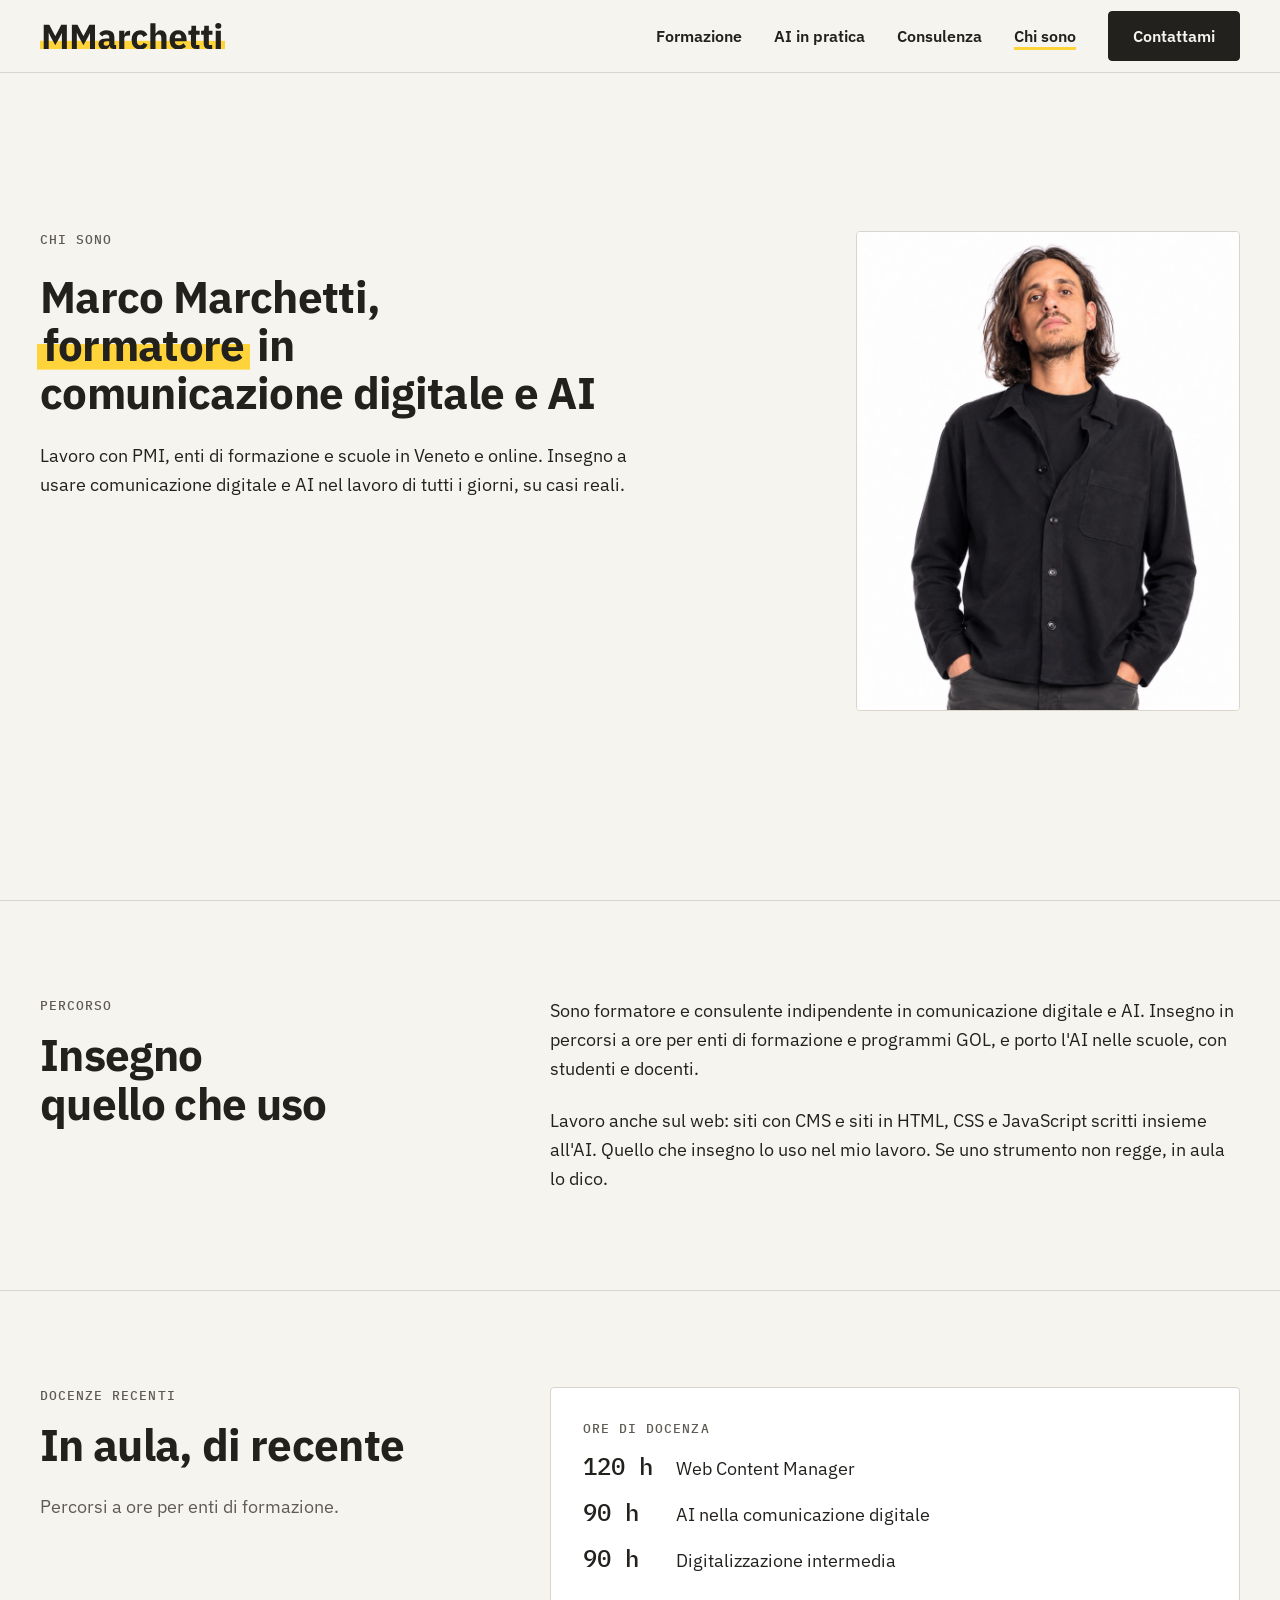
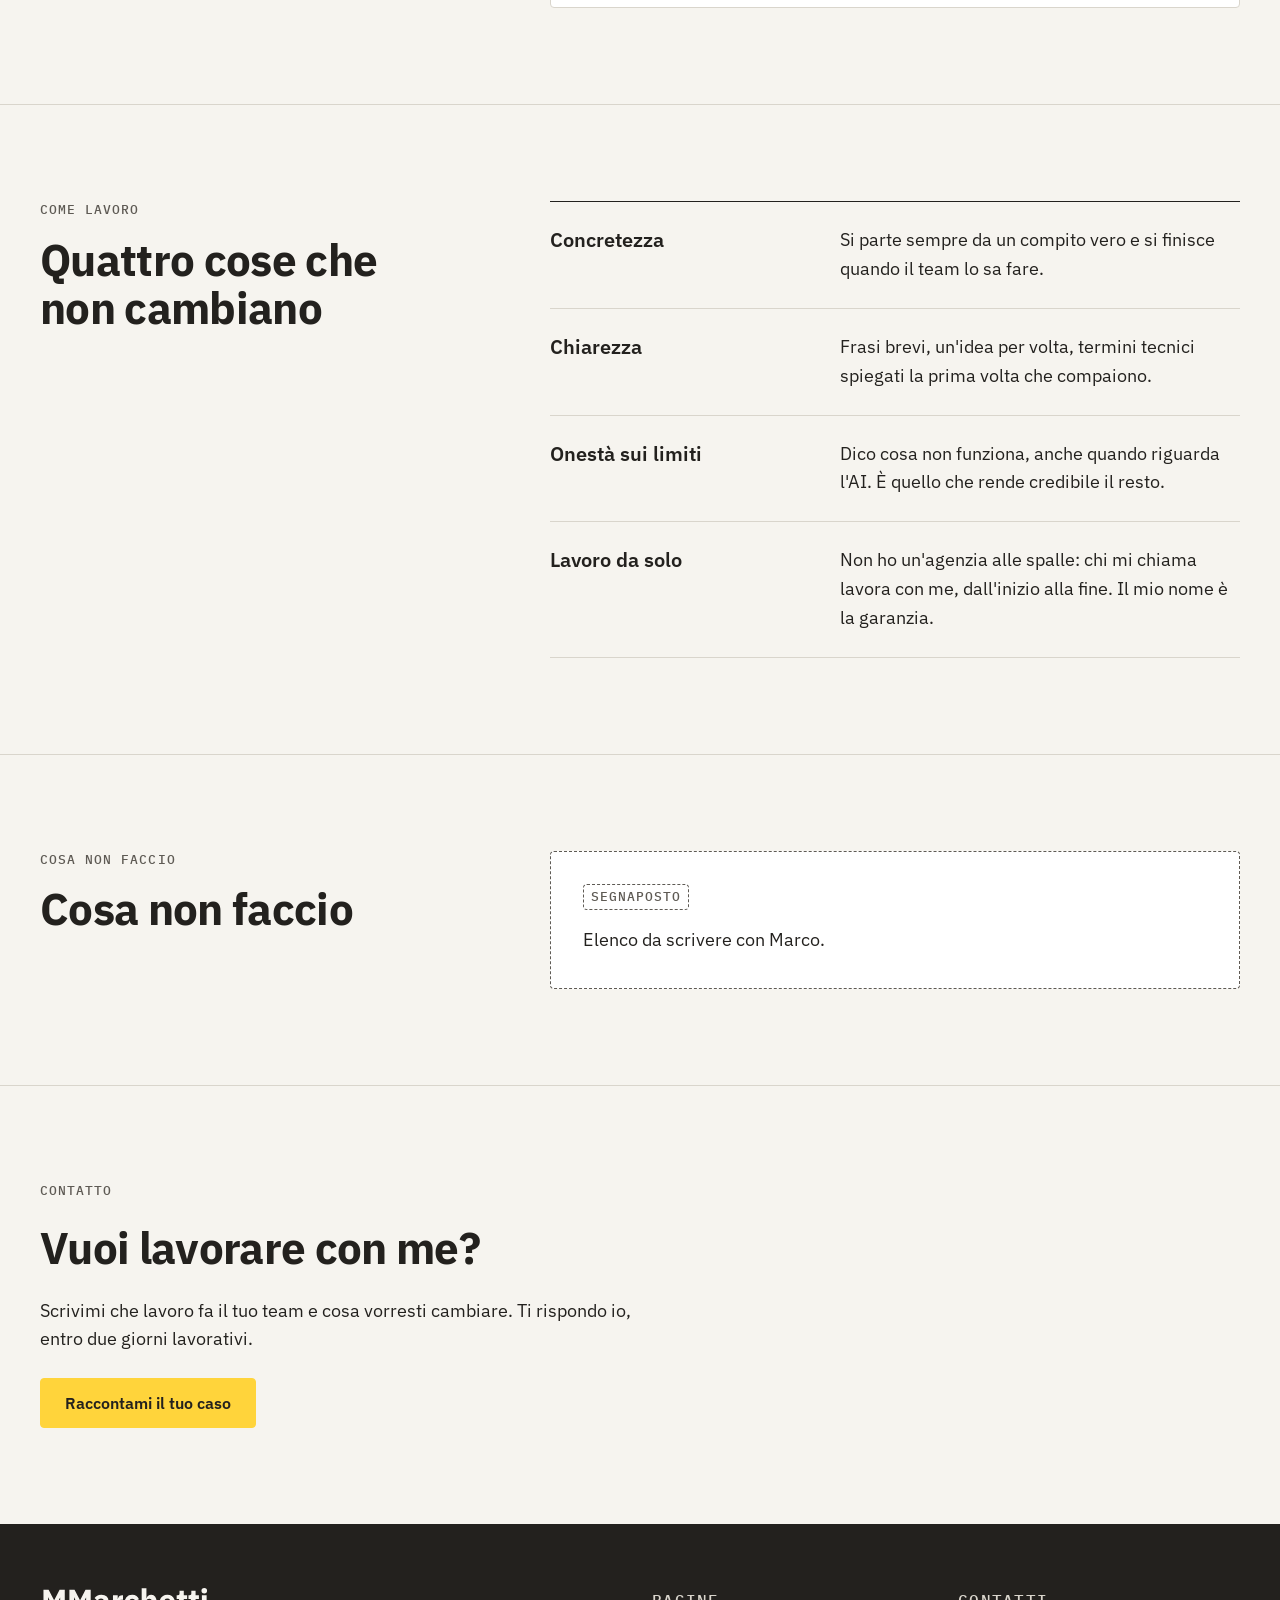
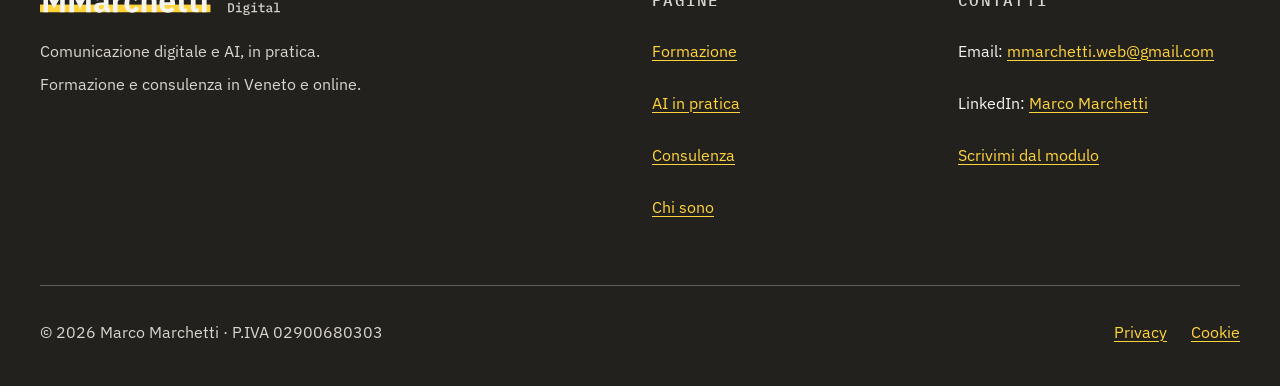
<file: chi-sono/index.html>
<!doctype html>
<html lang="it">
<head>
  <meta charset="utf-8">
  <meta name="viewport" content="width=device-width, initial-scale=1">
  <meta name="robots" content="noindex, nofollow"> <!-- STAGING: rimuovere al lancio -->
  <title>Marco Marchetti, formatore | MMarchetti Digital</title>
  <meta name="description" content="Marco Marchetti, formatore e consulente in comunicazione digitale e AI. Lavoro da solo, su casi reali, con PMI, enti di formazione e scuole.">
  <link rel="canonical" href="https://DOMINIO/chi-sono/">
  <meta property="og:type" content="website">
  <meta property="og:locale" content="it_IT">
  <meta property="og:site_name" content="MMarchetti Digital">
  <meta property="og:title" content="Marco Marchetti, formatore | MMarchetti Digital">
  <meta property="og:description" content="Marco Marchetti, formatore e consulente in comunicazione digitale e AI. Lavoro da solo, su casi reali, con PMI, enti di formazione e scuole.">
  <meta property="og:url" content="https://DOMINIO/chi-sono/">
  <!-- STAGING: al lancio cambiare l'host con il dominio definitivo -->
  <meta property="og:image" content="https://mmarchettiweb.github.io/Rebranding-MMarchetti-Digital/assets/og/og-image.png">
  <meta property="og:image:width" content="1200">
  <meta property="og:image:height" content="630">
  <meta property="og:image:alt" content="MMarchetti Digital: comunicazione digitale e AI, in pratica">
  <meta name="twitter:card" content="summary_large_image">
  <meta name="theme-color" content="#F6F4EF">

  <link rel="icon" href="../assets/logo/mmarchetti-avatar-400.svg" type="image/svg+xml">
  <link rel="apple-touch-icon" href="../assets/icons/mmarchetti-avatar-400.png">

  <link rel="preload" href="../assets/fonts/IBMPlexSans-Regular.woff2" as="font" type="font/woff2" crossorigin>
  <link rel="preload" href="../assets/fonts/IBMPlexSans-Bold.woff2" as="font" type="font/woff2" crossorigin>
  <link rel="stylesheet" href="../assets/css/tokens.css">
  <link rel="stylesheet" href="../assets/css/components.css">
  <link rel="stylesheet" href="../assets/css/site.css">
  <script>document.documentElement.classList.add('js');</script>
  <script src="../assets/js/main.js" defer></script>
</head>
<body class="mm-root">
  <a class="skip" href="#main">Vai al contenuto</a>

  <header class="header">
    <div class="container header__bar">
      <a class="header__logo" href="../" aria-label="MMarchetti Digital, pagina iniziale">
        <img src="../assets/logo/mmarchetti-digital-compatta.svg" alt="" width="185" height="26">
      </a>
      <button class="menu-btn" type="button" aria-expanded="false" aria-controls="nav">Menu</button>
      <nav class="nav" id="nav" aria-label="Principale">
        <ul class="nav__list">
          <li><a class="nav__link" href="../formazione/">Formazione</a></li>
          <li><a class="nav__link" href="../ai-in-pratica/">AI in pratica</a></li>
          <li><a class="nav__link" href="../consulenza/">Consulenza</a></li>
          <li><a class="nav__link" href="./" aria-current="page">Chi sono</a></li>
          <li class="nav__cta"><a class="mm-btn" href="../contatti/"><span class="mm-btn__label">Contattami</span></a></li>
        </ul>
      </nav>
    </div>
  </header>

  <main id="main">
    <!-- Apertura: testo su 7 colonne, supporto su 4 -->
    <section class="page-head" aria-labelledby="page-title">
      <div class="container grid">
        <div class="page-head__main">
          <p class="mm-label">Chi sono</p>
          <h1 id="page-title" class="mm-h1 page-head__title">Marco Marchetti, <span class="mm-hl">formatore</span> in comunicazione digitale e AI</h1>
          <p class="mm-p">Lavoro con PMI, enti di formazione e scuole in Veneto e online. Insegno a usare comunicazione digitale e AI nel lavoro di tutti i giorni, su casi reali.</p>
        </div>
        <img class="about__photo" src="../assets/img/foto/chi-sono-800.jpg" srcset="../assets/img/foto/chi-sono-800.jpg 800w, ../assets/img/foto/chi-sono-1122.jpg 1122w" sizes="(min-width: 1200px) 384px, (min-width: 840px) 32vw, calc(100vw - 32px)" width="800" height="1000" alt="Marco Marchetti, ritratto su fondo bianco" decoding="async">
      </div>
    </section>

    <!-- Percorso -->
    <section class="section" aria-labelledby="percorso-title">
      <div class="container grid">
        <div class="section__head section__head--side">
          <p class="mm-label">Percorso</p>
          <h2 id="percorso-title" class="mm-h1">Insegno quello che uso</h2>
        </div>
        <div class="prose side-content">
          <p class="mm-p">Sono formatore e consulente indipendente in comunicazione digitale e AI. Insegno in percorsi a ore per enti di formazione e programmi GOL, e porto l'AI nelle scuole, con studenti e docenti.</p>
          <p class="mm-p">Lavoro anche sul web: siti con CMS e siti in HTML, CSS e JavaScript scritti insieme all'AI. Quello che insegno lo uso nel mio lavoro. Se uno strumento non regge, in aula lo dico.</p>
        </div>
      </div>
    </section>

    <!-- Docenze recenti -->
    <section class="section" aria-labelledby="docenze-title">
      <div class="container grid">
        <div class="section__head section__head--side">
          <p class="mm-label">Docenze recenti</p>
          <h2 id="docenze-title" class="mm-h1">In aula, di recente</h2>
          <p class="mm-muted">Percorsi a ore per enti di formazione.</p>
        </div>
        <div class="mm-card side-content">
          <div class="proof">
              <h3 class="mm-label proof__title">Ore di docenza</h3>
              <ul class="proof__list" role="list">
                <li><span class="proof__hours">120&nbsp;h</span><span>Web Content Manager</span></li>
                <li><span class="proof__hours">90&nbsp;h</span><span>AI nella comunicazione digitale</span></li>
                <li><span class="proof__hours">90&nbsp;h</span><span>Digitalizzazione intermedia</span></li>
              </ul>
            </div>
        </div>
      </div>
    </section>

    <!-- Come lavoro -->
    <section class="section" aria-labelledby="come-title">
      <div class="container grid">
        <div class="section__head section__head--side">
          <p class="mm-label">Come lavoro</p>
          <h2 id="come-title" class="mm-h1">Quattro cose che non cambiano</h2>
        </div>
        <ul class="rows" role="list">
          <li class="rows__item">
            <h3 class="mm-h4">Concretezza</h3>
            <div>
              <p>Si parte sempre da un compito vero e si finisce quando il team lo sa fare.</p>
            </div>
          </li>
          <li class="rows__item">
            <h3 class="mm-h4">Chiarezza</h3>
            <div>
              <p>Frasi brevi, un'idea per volta, termini tecnici spiegati la prima volta che compaiono.</p>
            </div>
          </li>
          <li class="rows__item">
            <h3 class="mm-h4">Onestà sui limiti</h3>
            <div>
              <p>Dico cosa non funziona, anche quando riguarda l'AI. È quello che rende credibile il resto.</p>
            </div>
          </li>
          <li class="rows__item">
            <h3 class="mm-h4">Lavoro da solo</h3>
            <div>
              <p>Non ho un'agenzia alle spalle: chi mi chiama lavora con me, dall'inizio alla fine. Il mio nome è la garanzia.</p>
            </div>
          </li>
        </ul>
      </div>
    </section>

    <!-- Cosa non faccio: da scrivere con Marco -->
    <section class="section" aria-labelledby="non-title">
      <div class="container grid">
        <div class="section__head section__head--side">
          <p class="mm-label">Cosa non faccio</p>
          <h2 id="non-title" class="mm-h1">Cosa non faccio</h2>
        </div>
        <div class="placeholder side-content">
          <span class="mm-tag mm-tag--placeholder">SEGNAPOSTO</span>
          <p>Elenco da scrivere con Marco.</p>
        </div>
      </div>
    </section>

    <!-- Invito al contatto -->
    <section class="section" id="contatto" aria-labelledby="contatto-title">
      <div class="container grid">
        <div class="cta">
          <p class="mm-label">Contatto</p>
          <h2 id="contatto-title" class="mm-h1">Vuoi lavorare con me?</h2>
          <p>Scrivimi che lavoro fa il tuo team e cosa vorresti cambiare. Ti rispondo io, entro due giorni lavorativi.</p>
          <a class="mm-btn mm-btn--accent" href="../contatti/"><span class="mm-btn__label">Raccontami il tuo caso</span></a>
        </div>
      </div>
    </section>
  </main>

  <footer class="footer theme-grafite">
    <div class="container grid">
      <div class="footer__brand">
        <img class="footer__logo" src="../assets/logo/mmarchetti-digital-negativa.svg" alt="MMarchetti Digital" width="240" height="27" loading="lazy">
        <p>Comunicazione digitale e AI, in pratica.</p>
        <p>Formazione e consulenza in Veneto e online.</p>
      </div>
      <nav class="footer__col footer__col--pages" aria-label="Pagine del sito">
        <p class="mm-label">Pagine</p>
        <ul role="list">
          <li><a href="../formazione/">Formazione</a></li>
          <li><a href="../ai-in-pratica/">AI in pratica</a></li>
          <li><a href="../consulenza/">Consulenza</a></li>
          <li><a href="./" aria-current="page">Chi sono</a></li>
        </ul>
      </nav>
      <div class="footer__col">
        <p class="mm-label">Contatti</p>
        <ul role="list">
          <li>Email: <a href="mailto:mmarchetti.web@gmail.com">mmarchetti.web@gmail.com</a></li>
          <li>LinkedIn: <a href="https://www.linkedin.com/in/marco-marchetti-a929b1320" rel="noopener" aria-label="Marco Marchetti su LinkedIn">Marco Marchetti</a></li>
          <li><a href="../contatti/">Scrivimi dal modulo</a></li>
        </ul>
      </div>
      <div class="footer__base">
        <p>© 2026 Marco Marchetti · P.IVA 02900680303</p>
        <ul role="list">
          <li><a href="../privacy/">Privacy</a></li>
          <li><a href="../cookie/">Cookie</a></li>
        </ul>
      </div>
    </div>
  </footer>
</body>
</html>
</file>
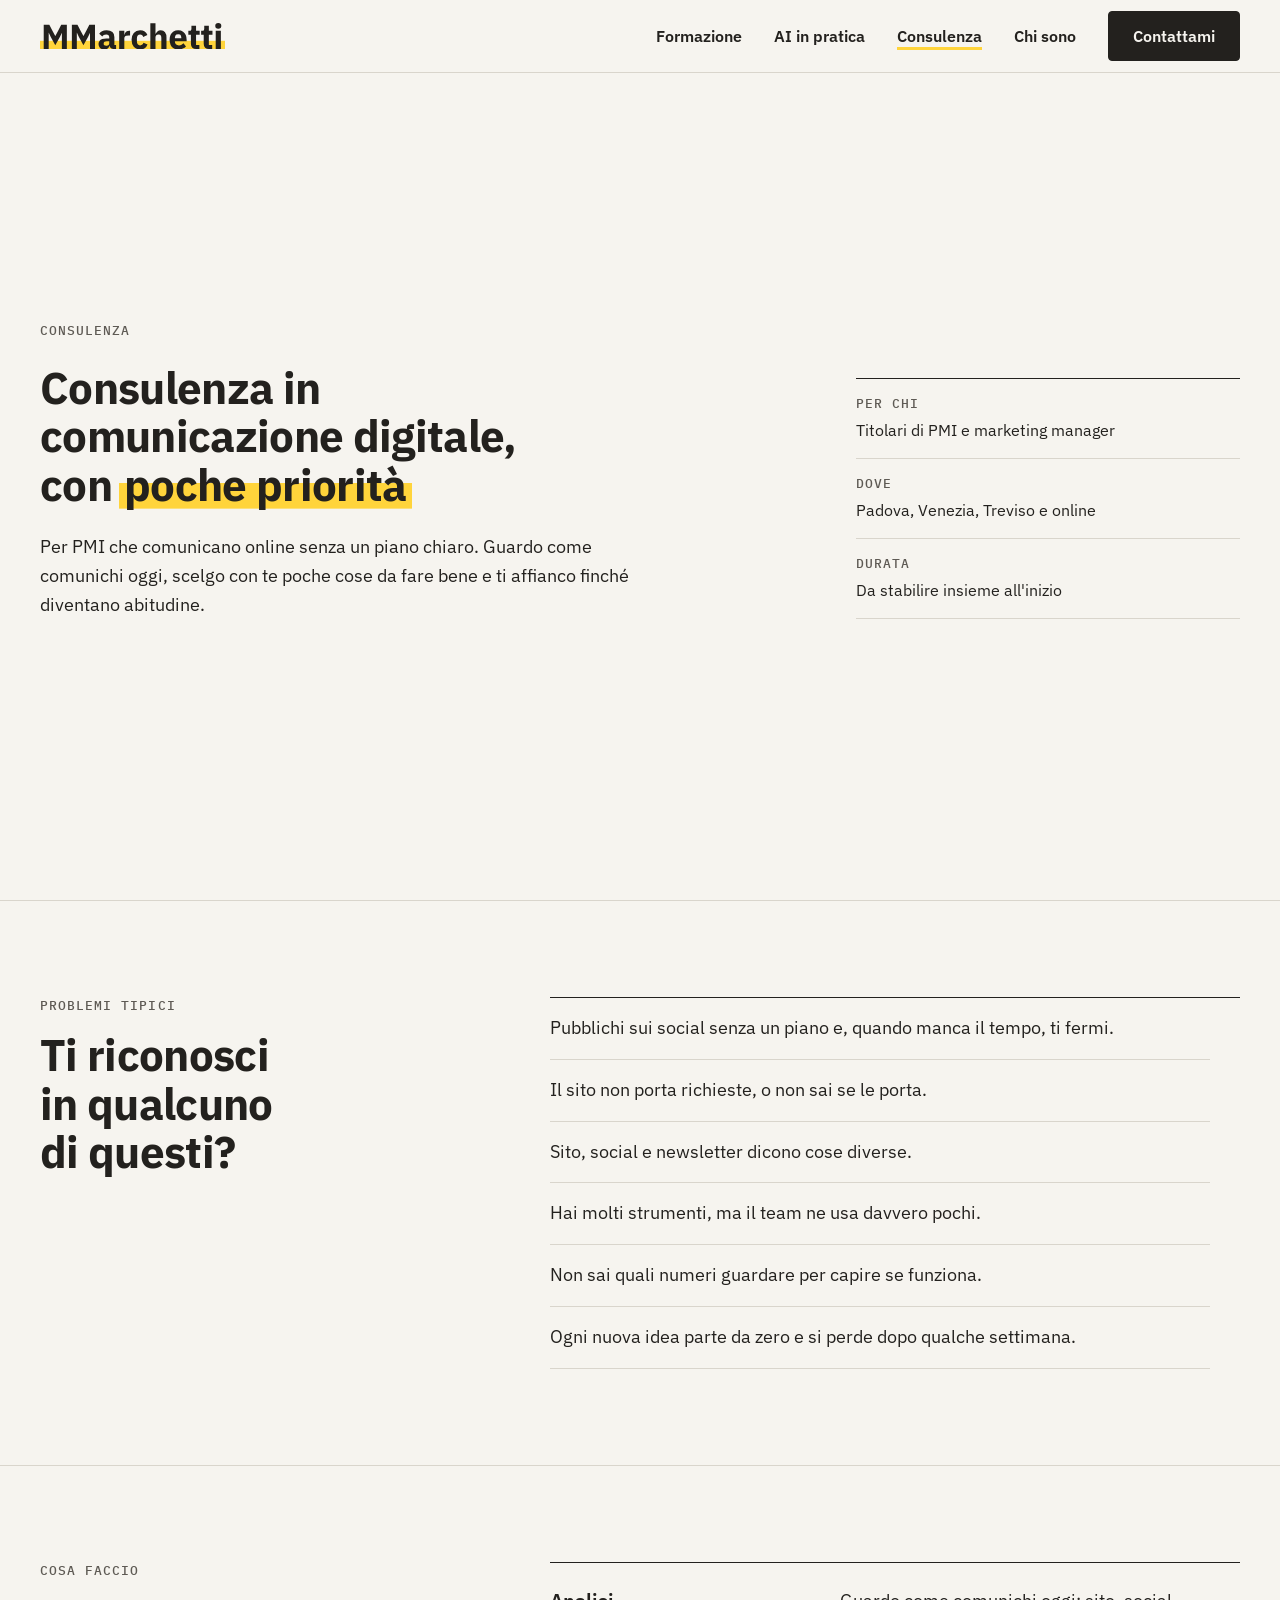
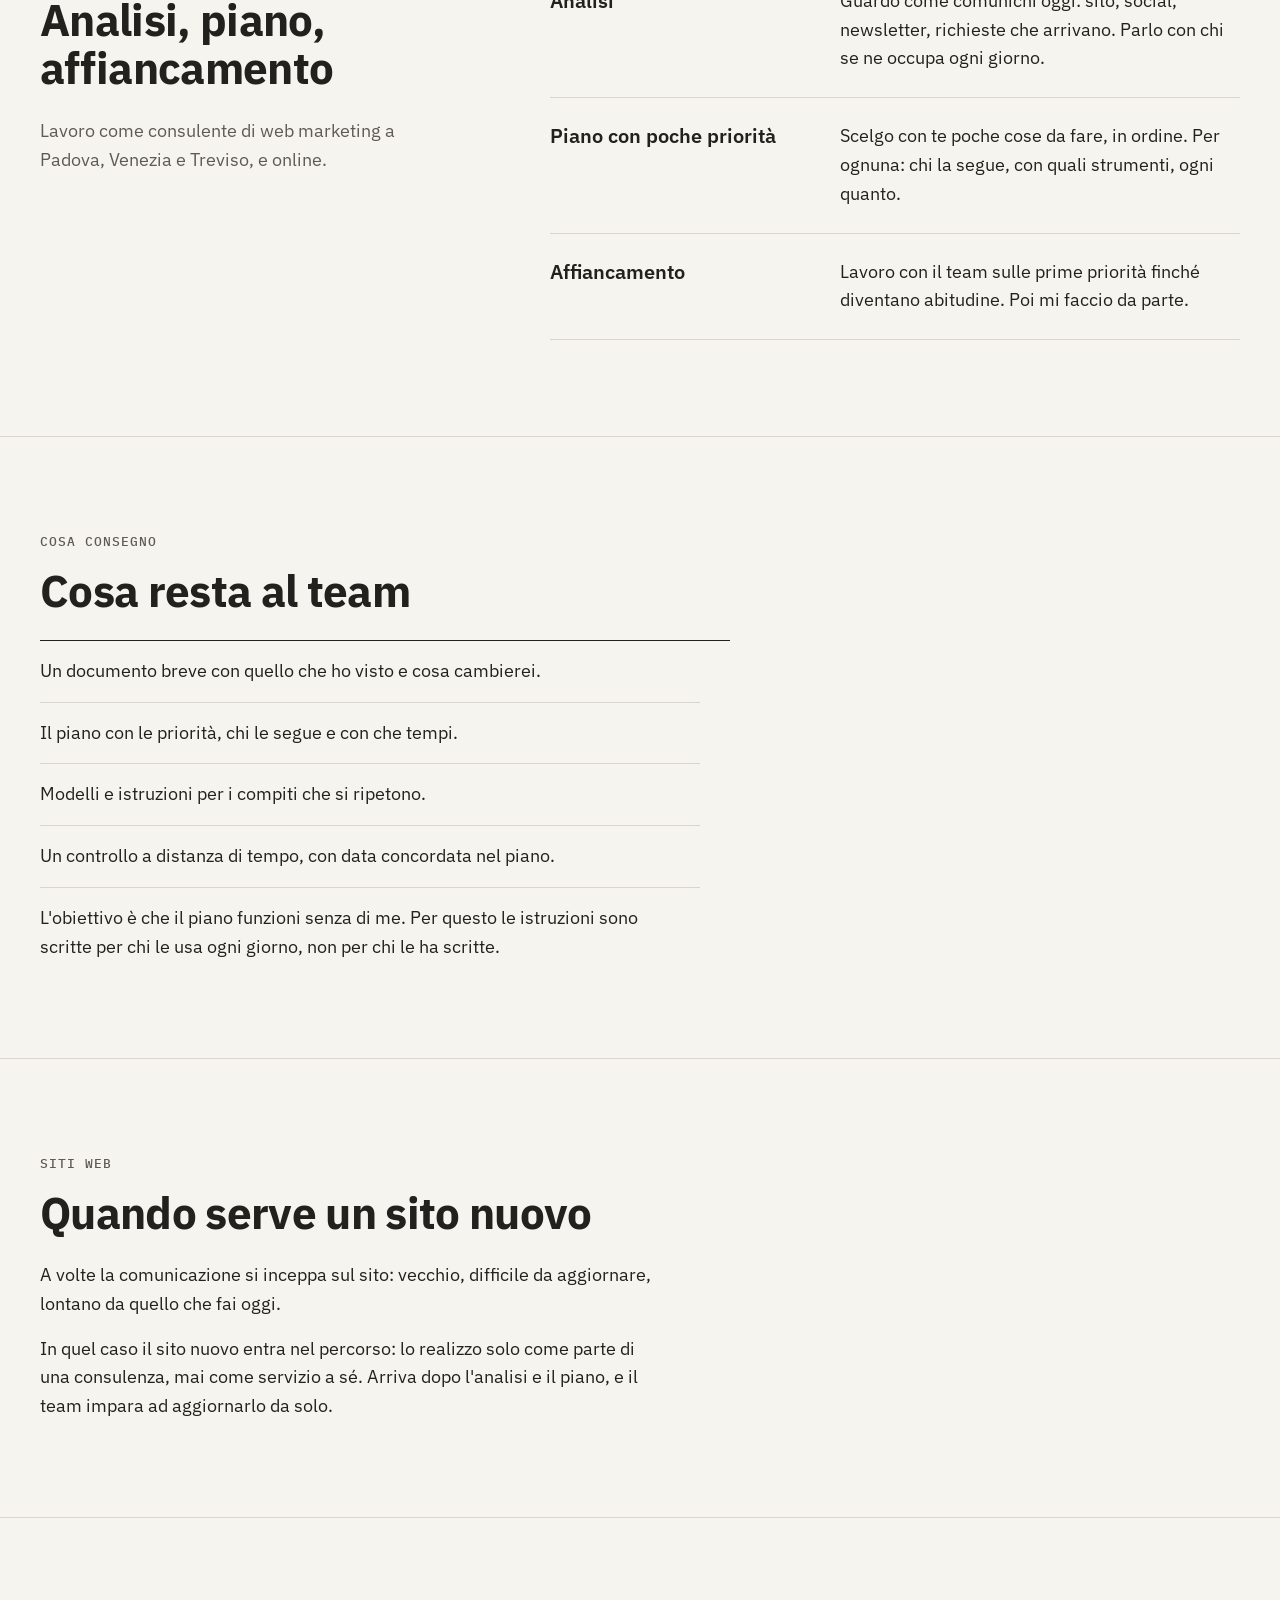
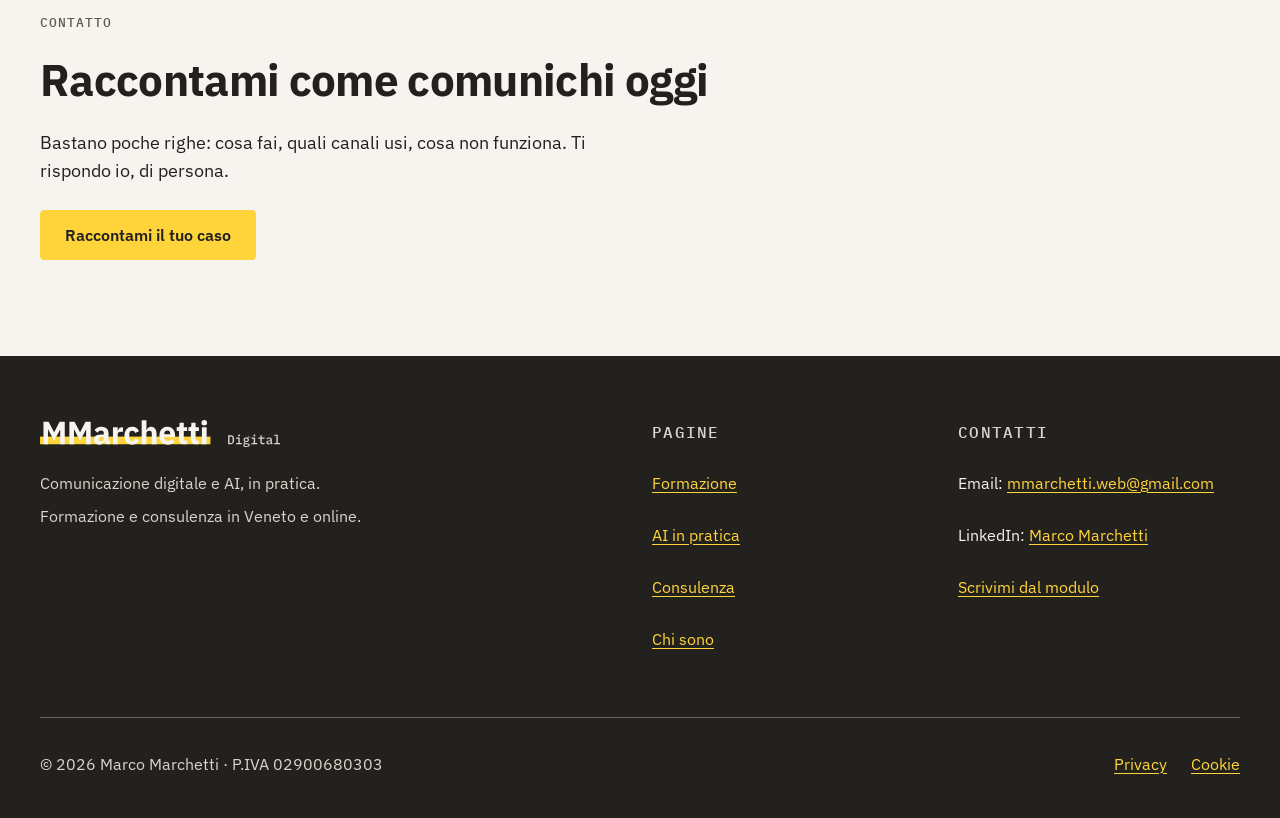
<file: consulenza/index.html>
<!doctype html>
<html lang="it">
<head>
  <meta charset="utf-8">
  <meta name="viewport" content="width=device-width, initial-scale=1">
  <meta name="robots" content="noindex, nofollow"> <!-- STAGING: rimuovere al lancio -->
  <title>Consulenza in comunicazione digitale per PMI | MMarchetti Digital</title>
  <meta name="description" content="Consulente di web marketing per PMI a Padova, Venezia, Treviso e online: analisi di come comunichi, poche priorità, affiancamento del team.">
  <link rel="canonical" href="https://DOMINIO/consulenza/">
  <meta property="og:type" content="website">
  <meta property="og:locale" content="it_IT">
  <meta property="og:site_name" content="MMarchetti Digital">
  <meta property="og:title" content="Consulenza in comunicazione digitale per PMI | MMarchetti Digital">
  <meta property="og:description" content="Consulente di web marketing per PMI a Padova, Venezia, Treviso e online: analisi di come comunichi, poche priorità, affiancamento del team.">
  <meta property="og:url" content="https://DOMINIO/consulenza/">
  <!-- STAGING: al lancio cambiare l'host con il dominio definitivo -->
  <meta property="og:image" content="https://mmarchettiweb.github.io/Rebranding-MMarchetti-Digital/assets/og/og-image.png">
  <meta property="og:image:width" content="1200">
  <meta property="og:image:height" content="630">
  <meta property="og:image:alt" content="MMarchetti Digital: comunicazione digitale e AI, in pratica">
  <meta name="twitter:card" content="summary_large_image">
  <meta name="theme-color" content="#F6F4EF">

  <link rel="icon" href="../assets/logo/mmarchetti-avatar-400.svg" type="image/svg+xml">
  <link rel="apple-touch-icon" href="../assets/icons/mmarchetti-avatar-400.png">

  <link rel="preload" href="../assets/fonts/IBMPlexSans-Regular.woff2" as="font" type="font/woff2" crossorigin>
  <link rel="preload" href="../assets/fonts/IBMPlexSans-Bold.woff2" as="font" type="font/woff2" crossorigin>
  <link rel="stylesheet" href="../assets/css/tokens.css">
  <link rel="stylesheet" href="../assets/css/components.css">
  <link rel="stylesheet" href="../assets/css/site.css">
  <script>document.documentElement.classList.add('js');</script>
  <script src="../assets/js/main.js" defer></script>
</head>
<body class="mm-root">
  <a class="skip" href="#main">Vai al contenuto</a>

  <header class="header">
    <div class="container header__bar">
      <a class="header__logo" href="../" aria-label="MMarchetti Digital, pagina iniziale">
        <img src="../assets/logo/mmarchetti-digital-compatta.svg" alt="" width="185" height="26">
      </a>
      <button class="menu-btn" type="button" aria-expanded="false" aria-controls="nav">Menu</button>
      <nav class="nav" id="nav" aria-label="Principale">
        <ul class="nav__list">
          <li><a class="nav__link" href="../formazione/">Formazione</a></li>
          <li><a class="nav__link" href="../ai-in-pratica/">AI in pratica</a></li>
          <li><a class="nav__link" href="./" aria-current="page">Consulenza</a></li>
          <li><a class="nav__link" href="../chi-sono/">Chi sono</a></li>
          <li class="nav__cta"><a class="mm-btn" href="../contatti/"><span class="mm-btn__label">Contattami</span></a></li>
        </ul>
      </nav>
    </div>
  </header>

  <main id="main">
    <!-- Apertura: testo su 7 colonne, supporto su 4 -->
    <section class="page-head" aria-labelledby="page-title">
      <div class="container grid">
        <div class="page-head__main">
          <p class="mm-label">Consulenza</p>
          <h1 id="page-title" class="mm-h1 page-head__title">Consulenza in comunicazione digitale, con <span class="mm-hl">poche priorità</span></h1>
          <p class="mm-p">Per PMI che comunicano online senza un piano chiaro. Guardo come comunichi oggi, scelgo con te poche cose da fare bene e ti affianco finché diventano abitudine.</p>
        </div>
        <dl class="facts page-head__aside">
          <div>
            <dt class="mm-label">Per chi</dt>
            <dd>Titolari di PMI e marketing manager</dd>
          </div>
          <div>
            <dt class="mm-label">Dove</dt>
            <dd>Padova, Venezia, Treviso e online</dd>
          </div>
          <div>
            <dt class="mm-label">Durata</dt>
            <dd>Da stabilire insieme all'inizio</dd>
          </div>
        </dl>
      </div>
    </section>

    <!-- Problemi tipici -->
    <section class="section" aria-labelledby="problemi-title">
      <div class="container grid">
        <div class="section__head section__head--side">
          <p class="mm-label">Problemi tipici</p>
          <h2 id="problemi-title" class="mm-h1">Ti riconosci in qualcuno di questi?</h2>
        </div>
        <div class="side-content">
          <ul class="list-lines" role="list">
            <li>Pubblichi sui social senza un piano e, quando manca il tempo, ti fermi.</li>
            <li>Il sito non porta richieste, o non sai se le porta.</li>
            <li>Sito, social e newsletter dicono cose diverse.</li>
            <li>Hai molti strumenti, ma il team ne usa davvero pochi.</li>
            <li>Non sai quali numeri guardare per capire se funziona.</li>
            <li>Ogni nuova idea parte da zero e si perde dopo qualche settimana.</li>
          </ul>
        </div>
      </div>
    </section>

    <!-- Cosa faccio -->
    <section class="section" aria-labelledby="cosa-title">
      <div class="container grid">
        <div class="section__head section__head--side">
          <p class="mm-label">Cosa faccio</p>
          <h2 id="cosa-title" class="mm-h1">Analisi, piano, affiancamento</h2>
          <p class="mm-muted">Lavoro come consulente di web marketing a Padova, Venezia e Treviso, e online.</p>
        </div>
        <ul class="rows" role="list">
          <li class="rows__item">
            <h3 class="mm-h4">Analisi</h3>
            <div>
              <p>Guardo come comunichi oggi: sito, social, newsletter, richieste che arrivano. Parlo con chi se ne occupa ogni giorno.</p>
            </div>
          </li>
          <li class="rows__item">
            <h3 class="mm-h4">Piano con poche priorità</h3>
            <div>
              <p>Scelgo con te poche cose da fare, in ordine. Per ognuna: chi la segue, con quali strumenti, ogni quanto.</p>
            </div>
          </li>
          <li class="rows__item">
            <h3 class="mm-h4">Affiancamento</h3>
            <div>
              <p>Lavoro con il team sulle prime priorità finché diventano abitudine. Poi mi faccio da parte.</p>
            </div>
          </li>
        </ul>
      </div>
    </section>

    <!-- Cosa consegno -->
    <section class="section" aria-labelledby="consegno-title">
      <div class="container grid">
        <div class="block__main">
          <p class="mm-label">Cosa consegno</p>
          <h2 id="consegno-title" class="mm-h1">Cosa resta al team</h2>
          <ul class="list-lines" role="list">
            <li>Un documento breve con quello che ho visto e cosa cambierei.</li>
            <li>Il piano con le priorità, chi le segue e con che tempi.</li>
            <li>Modelli e istruzioni per i compiti che si ripetono.</li>
            <li>Un controllo a distanza di tempo, con data concordata nel piano.</li>
          </ul>
          <p>L'obiettivo è che il piano funzioni senza di me. Per questo le istruzioni sono scritte per chi le usa ogni giorno, non per chi le ha scritte.</p>
        </div>
      </div>
    </section>

    <!-- Siti web: solo dentro un percorso di consulenza -->
    <section class="section" id="siti" aria-labelledby="siti-title">
      <div class="container grid">
        <div class="block__main">
          <p class="mm-label">Siti web</p>
          <h2 id="siti-title" class="mm-h1">Quando serve un sito nuovo</h2>
          <p>A volte la comunicazione si inceppa sul sito: vecchio, difficile da aggiornare, lontano da quello che fai oggi.</p>
          <p>In quel caso il sito nuovo entra nel percorso: lo realizzo solo come parte di una consulenza, mai come servizio a sé. Arriva dopo l'analisi e il piano, e il team impara ad aggiornarlo da solo.</p>
        </div>
      </div>
    </section>

    <!-- Invito al contatto -->
    <section class="section" id="contatto" aria-labelledby="contatto-title">
      <div class="container grid">
        <div class="cta">
          <p class="mm-label">Contatto</p>
          <h2 id="contatto-title" class="mm-h1">Raccontami come comunichi oggi</h2>
          <p>Bastano poche righe: cosa fai, quali canali usi, cosa non funziona. Ti rispondo io, di persona.</p>
          <a class="mm-btn mm-btn--accent" href="../contatti/"><span class="mm-btn__label">Raccontami il tuo caso</span></a>
        </div>
      </div>
    </section>
  </main>

  <footer class="footer theme-grafite">
    <div class="container grid">
      <div class="footer__brand">
        <img class="footer__logo" src="../assets/logo/mmarchetti-digital-negativa.svg" alt="MMarchetti Digital" width="240" height="27" loading="lazy">
        <p>Comunicazione digitale e AI, in pratica.</p>
        <p>Formazione e consulenza in Veneto e online.</p>
      </div>
      <nav class="footer__col footer__col--pages" aria-label="Pagine del sito">
        <p class="mm-label">Pagine</p>
        <ul role="list">
          <li><a href="../formazione/">Formazione</a></li>
          <li><a href="../ai-in-pratica/">AI in pratica</a></li>
          <li><a href="./" aria-current="page">Consulenza</a></li>
          <li><a href="../chi-sono/">Chi sono</a></li>
        </ul>
      </nav>
      <div class="footer__col">
        <p class="mm-label">Contatti</p>
        <ul role="list">
          <li>Email: <a href="mailto:mmarchetti.web@gmail.com">mmarchetti.web@gmail.com</a></li>
          <li>LinkedIn: <a href="https://www.linkedin.com/in/marco-marchetti-a929b1320" rel="noopener" aria-label="Marco Marchetti su LinkedIn">Marco Marchetti</a></li>
          <li><a href="../contatti/">Scrivimi dal modulo</a></li>
        </ul>
      </div>
      <div class="footer__base">
        <p>© 2026 Marco Marchetti · P.IVA 02900680303</p>
        <ul role="list">
          <li><a href="../privacy/">Privacy</a></li>
          <li><a href="../cookie/">Cookie</a></li>
        </ul>
      </div>
    </div>
  </footer>
</body>
</html>
</file>
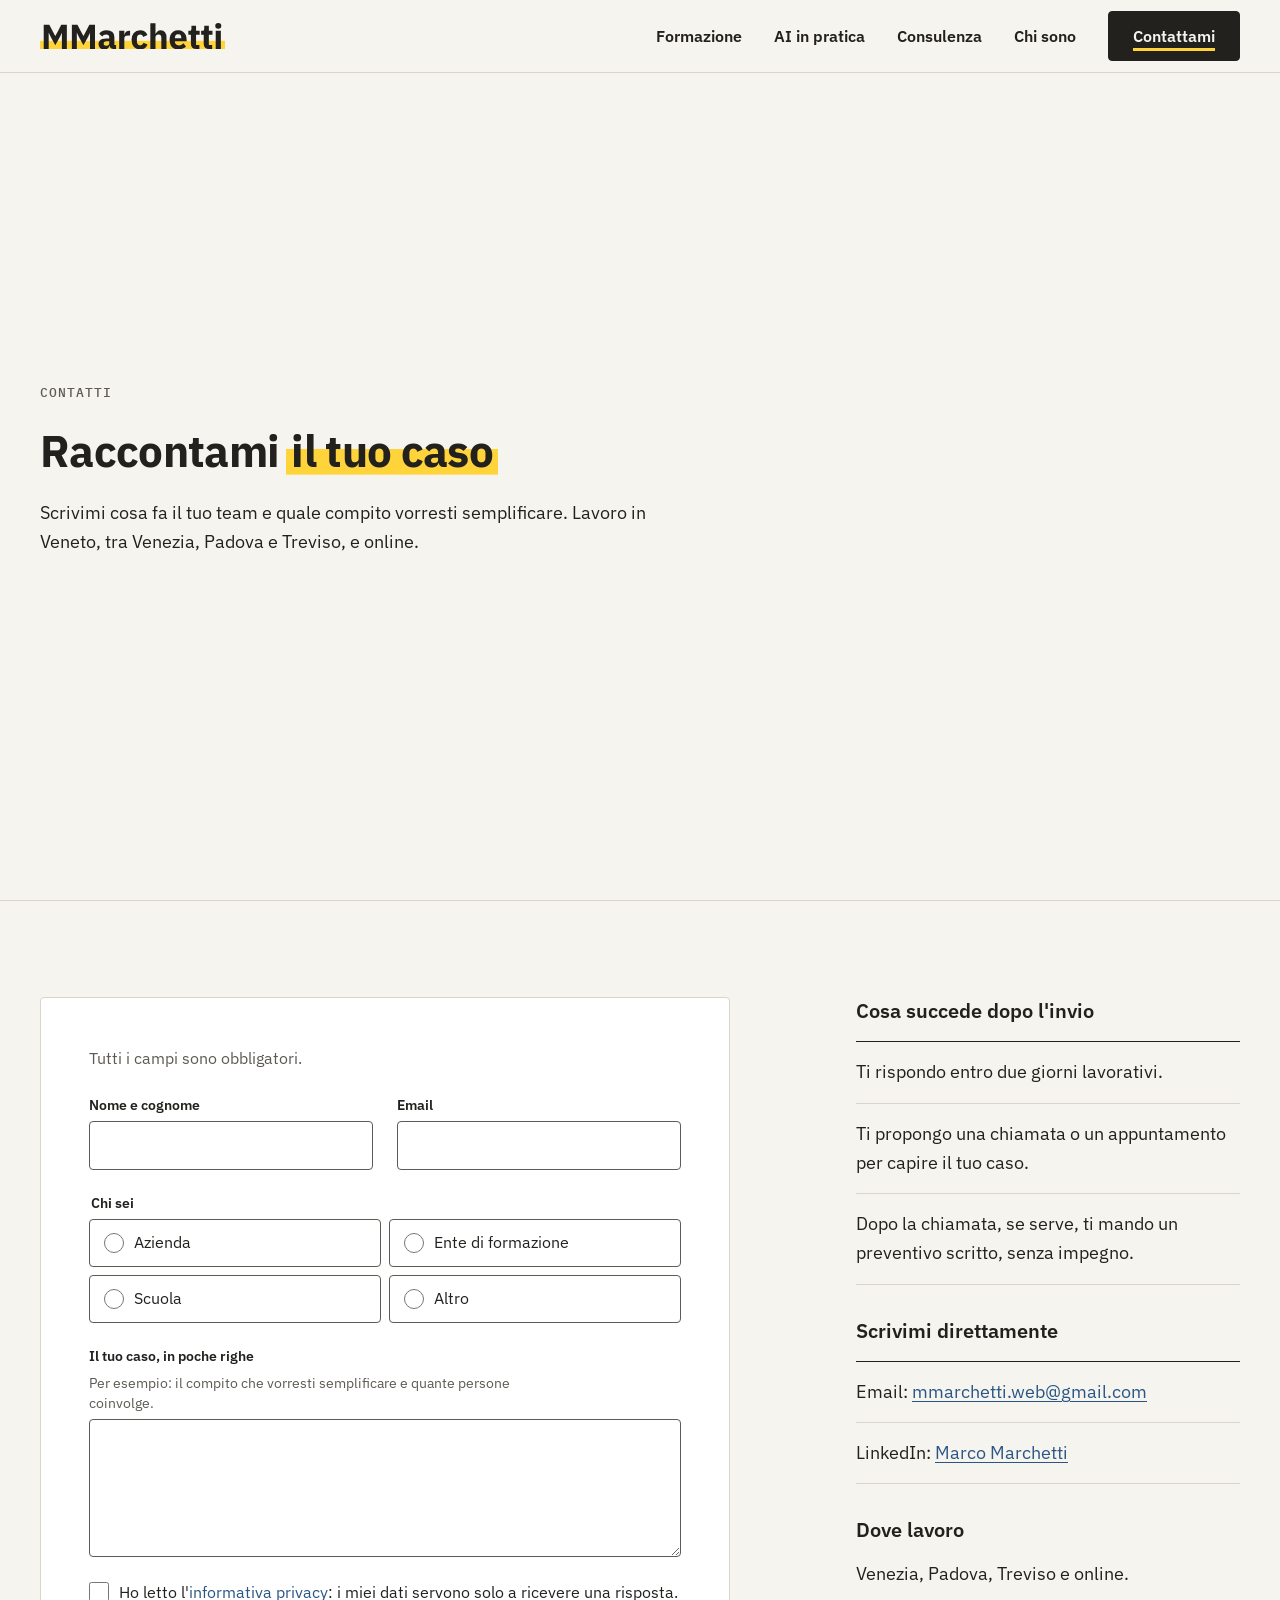
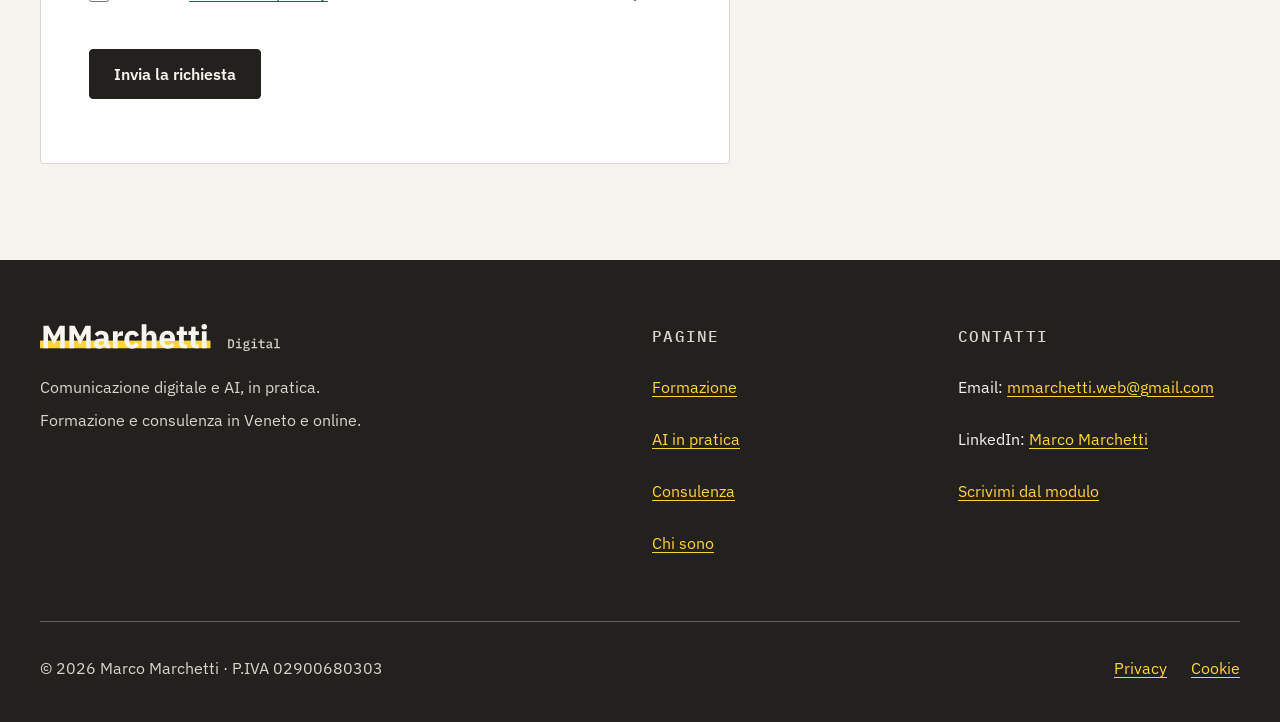
<file: contatti/index.html>
<!doctype html>
<html lang="it">
<head>
  <meta charset="utf-8">
  <meta name="viewport" content="width=device-width, initial-scale=1">
  <meta name="robots" content="noindex, nofollow"> <!-- STAGING: rimuovere al lancio -->
  <title>Contatti | MMarchetti Digital, Veneto e online</title>
  <meta name="description" content="Scrivi a Marco Marchetti per un corso o una consulenza su comunicazione digitale e AI. Rispondo entro due giorni lavorativi.">
  <link rel="canonical" href="https://DOMINIO/contatti/">
  <meta property="og:type" content="website">
  <meta property="og:locale" content="it_IT">
  <meta property="og:site_name" content="MMarchetti Digital">
  <meta property="og:title" content="Contatti | MMarchetti Digital, Veneto e online">
  <meta property="og:description" content="Scrivi a Marco Marchetti per un corso o una consulenza su comunicazione digitale e AI. Rispondo entro due giorni lavorativi.">
  <meta property="og:url" content="https://DOMINIO/contatti/">
  <!-- STAGING: al lancio cambiare l'host con il dominio definitivo -->
  <meta property="og:image" content="https://mmarchettiweb.github.io/Rebranding-MMarchetti-Digital/assets/og/og-image.png">
  <meta property="og:image:width" content="1200">
  <meta property="og:image:height" content="630">
  <meta property="og:image:alt" content="MMarchetti Digital: comunicazione digitale e AI, in pratica">
  <meta name="twitter:card" content="summary_large_image">
  <meta name="theme-color" content="#F6F4EF">

  <link rel="icon" href="../assets/logo/mmarchetti-avatar-400.svg" type="image/svg+xml">
  <link rel="apple-touch-icon" href="../assets/icons/mmarchetti-avatar-400.png">

  <link rel="preload" href="../assets/fonts/IBMPlexSans-Regular.woff2" as="font" type="font/woff2" crossorigin>
  <link rel="preload" href="../assets/fonts/IBMPlexSans-Bold.woff2" as="font" type="font/woff2" crossorigin>
  <link rel="stylesheet" href="../assets/css/tokens.css">
  <link rel="stylesheet" href="../assets/css/components.css">
  <link rel="stylesheet" href="../assets/css/site.css">
  <script>document.documentElement.classList.add('js');</script>
  <script src="../assets/js/main.js" defer></script>
</head>
<body class="mm-root">
  <a class="skip" href="#main">Vai al contenuto</a>

  <header class="header">
    <div class="container header__bar">
      <a class="header__logo" href="../" aria-label="MMarchetti Digital, pagina iniziale">
        <img src="../assets/logo/mmarchetti-digital-compatta.svg" alt="" width="185" height="26">
      </a>
      <button class="menu-btn" type="button" aria-expanded="false" aria-controls="nav">Menu</button>
      <nav class="nav" id="nav" aria-label="Principale">
        <ul class="nav__list">
          <li><a class="nav__link" href="../formazione/">Formazione</a></li>
          <li><a class="nav__link" href="../ai-in-pratica/">AI in pratica</a></li>
          <li><a class="nav__link" href="../consulenza/">Consulenza</a></li>
          <li><a class="nav__link" href="../chi-sono/">Chi sono</a></li>
          <li class="nav__cta"><a class="mm-btn" href="./" aria-current="page"><span class="mm-btn__label">Contattami</span></a></li>
        </ul>
      </nav>
    </div>
  </header>

  <main id="main">
    <!-- Apertura: testo su 7 colonne, supporto su 4 -->
    <section class="page-head" aria-labelledby="page-title">
      <div class="container grid">
        <div class="page-head__main">
          <p class="mm-label">Contatti</p>
          <h1 id="page-title" class="mm-h1 page-head__title">Raccontami <span class="mm-hl">il tuo caso</span></h1>
          <p class="mm-p">Scrivimi cosa fa il tuo team e quale compito vorresti semplificare. Lavoro in Veneto, tra Venezia, Padova e Treviso, e online.</p>
        </div>
      </div>
    </section>

    <!-- Modulo su 7 colonne, informazioni su 4 -->
    <section class="section" id="modulo" aria-labelledby="modulo-title">
      <div class="container grid">
        <div class="mm-card contact__card contact-page__form">
          <h2 id="modulo-title" class="visually-hidden">Modulo di contatto</h2>
          <!-- FORM sincronizzato con index.html e contatti/index.html: modificare entrambi -->
          <!-- Invio a Formspree. Senza JavaScript il browser fa il normale invio POST all'action -->
          <form class="form" name="contatto" action="https://formspree.io/f/moedpnve" method="POST" data-form>
            <input type="hidden" name="_subject" value="Nuova richiesta dal sito MMarchetti Digital">
            <!-- Antispam: le persone non vedono il campo, i bot che lo compilano vengono scartati da Formspree -->
            <div class="form__trap" aria-hidden="true">
              <label for="_gotcha-contatti">Non compilare questo campo</label>
              <input id="_gotcha-contatti" type="text" name="_gotcha" tabindex="-1" autocomplete="off">
            </div>
            <p class="form__note mm-muted">Tutti i campi sono obbligatori.</p>

            <div class="form__row">
              <div class="mm-field">
                <label class="mm-field__label" for="nome">Nome e cognome</label>
                <input class="mm-input" id="nome" name="nome" type="text" autocomplete="name" required aria-describedby="nome-error">
                <p class="mm-field__error" id="nome-error" hidden><strong>Errore:</strong> <span></span></p>
              </div>
              <div class="mm-field">
                <label class="mm-field__label" for="email">Email</label>
                <input class="mm-input" id="email" name="email" type="email" autocomplete="email" inputmode="email" required aria-describedby="email-error">
                <p class="mm-field__error" id="email-error" hidden><strong>Errore:</strong> <span></span></p>
              </div>
            </div>

            <fieldset class="mm-field choice" id="chi" aria-describedby="chi-error">
              <legend class="mm-field__label">Chi sei</legend>
              <div class="choice__options">
                <label class="choice__option"><input type="radio" name="chi" value="Azienda" required> Azienda</label>
                <label class="choice__option"><input type="radio" name="chi" value="Ente di formazione"> Ente di formazione</label>
                <label class="choice__option"><input type="radio" name="chi" value="Scuola"> Scuola</label>
                <label class="choice__option"><input type="radio" name="chi" value="Altro"> Altro</label>
              </div>
              <p class="mm-field__error" id="chi-error" hidden><strong>Errore:</strong> <span></span></p>
            </fieldset>

            <div class="mm-field">
              <label class="mm-field__label" for="messaggio">Il tuo caso, in poche righe</label>
              <p class="mm-field__hint" id="messaggio-hint">Per esempio: il compito che vorresti semplificare e quante persone coinvolge.</p>
              <textarea class="mm-textarea" id="messaggio" name="messaggio" rows="5" required aria-describedby="messaggio-hint messaggio-error"></textarea>
              <p class="mm-field__error" id="messaggio-error" hidden><strong>Errore:</strong> <span></span></p>
            </div>

            <div class="mm-field">
              <label class="mm-check" for="privacy">
                <input type="checkbox" id="privacy" name="privacy" value="sì" required aria-describedby="privacy-error">
                <span>Ho letto l'<a class="mm-link" href="../privacy/" target="_blank" rel="noopener">informativa privacy<span class="visually-hidden"> (si apre in una nuova scheda)</span></a>: i miei dati servono solo a ricevere una risposta.</span>
              </label>
              <p class="mm-field__error" id="privacy-error" hidden><strong>Errore:</strong> <span></span></p>
            </div>

            <div class="form__actions">
              <button class="mm-btn" type="submit"><span class="mm-btn__label">Invia la richiesta</span></button>
              <!-- Esito dell'invio: la regione resta nel DOM, lo script ne cambia solo il testo -->
              <div class="form__status" id="form-status" aria-live="polite" aria-atomic="true"></div>
            </div>
          </form>

          <div aria-live="polite">
            <div class="form__done" id="form-done" tabindex="-1" hidden>
              <p><span class="mm-tag mm-tag--done">Fatto</span></p>
              <p class="mm-h4">Ricevuto. Ti rispondo entro due giorni lavorativi.</p>
              <p class="mm-muted">Se non ricevi la mia risposta entro quel tempo, controlla lo spam o scrivimi a <a class="mm-link" href="mailto:mmarchetti.web@gmail.com">mmarchetti.web@gmail.com</a>.</p>
            </div>
          </div>
        </div>

        <div class="contact-page__info">
          <div>
            <h2 class="mm-h4">Cosa succede dopo l'invio</h2>
            <ul class="list-lines" role="list">
            <li>Ti rispondo entro due giorni lavorativi.</li>
            <li>Ti propongo una chiamata o un appuntamento per capire il tuo caso.</li>
            <li>Dopo la chiamata, se serve, ti mando un preventivo scritto, senza impegno.</li>
          </ul>
          </div>
          <div>
            <h2 class="mm-h4">Scrivimi direttamente</h2>
            <ul class="list-lines" role="list">
            <li>Email: <a href="mailto:mmarchetti.web@gmail.com">mmarchetti.web@gmail.com</a></li>
            <li>LinkedIn: <a href="https://www.linkedin.com/in/marco-marchetti-a929b1320" rel="noopener" aria-label="Marco Marchetti su LinkedIn">Marco Marchetti</a></li>
          </ul>
          </div>
          <div>
            <h2 class="mm-h4">Dove lavoro</h2>
            <p>Venezia, Padova, Treviso e online.</p>
          </div>
        </div>
      </div>
    </section>
  </main>

  <footer class="footer theme-grafite">
    <div class="container grid">
      <div class="footer__brand">
        <img class="footer__logo" src="../assets/logo/mmarchetti-digital-negativa.svg" alt="MMarchetti Digital" width="240" height="27" loading="lazy">
        <p>Comunicazione digitale e AI, in pratica.</p>
        <p>Formazione e consulenza in Veneto e online.</p>
      </div>
      <nav class="footer__col footer__col--pages" aria-label="Pagine del sito">
        <p class="mm-label">Pagine</p>
        <ul role="list">
          <li><a href="../formazione/">Formazione</a></li>
          <li><a href="../ai-in-pratica/">AI in pratica</a></li>
          <li><a href="../consulenza/">Consulenza</a></li>
          <li><a href="../chi-sono/">Chi sono</a></li>
        </ul>
      </nav>
      <div class="footer__col">
        <p class="mm-label">Contatti</p>
        <ul role="list">
          <li>Email: <a href="mailto:mmarchetti.web@gmail.com">mmarchetti.web@gmail.com</a></li>
          <li>LinkedIn: <a href="https://www.linkedin.com/in/marco-marchetti-a929b1320" rel="noopener" aria-label="Marco Marchetti su LinkedIn">Marco Marchetti</a></li>
          <li><a href="./">Scrivimi dal modulo</a></li>
        </ul>
      </div>
      <div class="footer__base">
        <p>© 2026 Marco Marchetti · P.IVA 02900680303</p>
        <ul role="list">
          <li><a href="../privacy/">Privacy</a></li>
          <li><a href="../cookie/">Cookie</a></li>
        </ul>
      </div>
    </div>
  </footer>
</body>
</html>
</file>
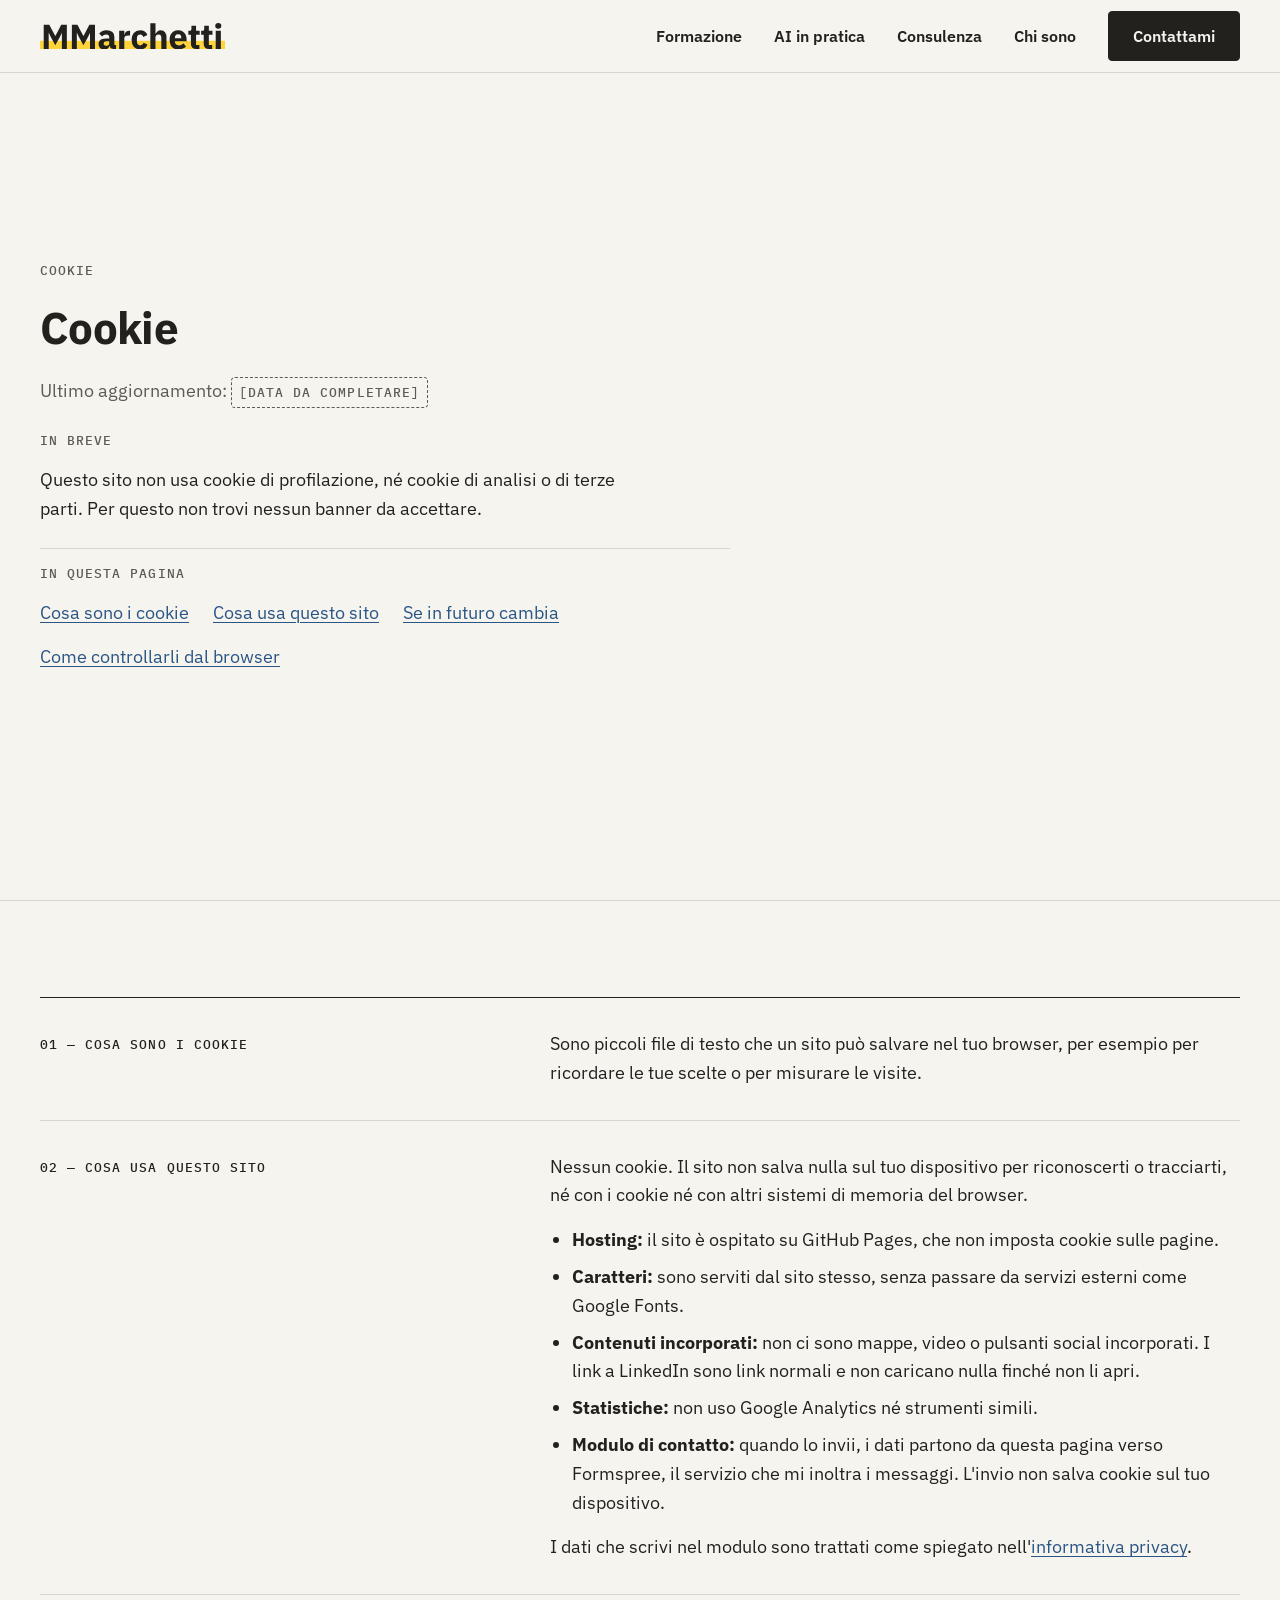
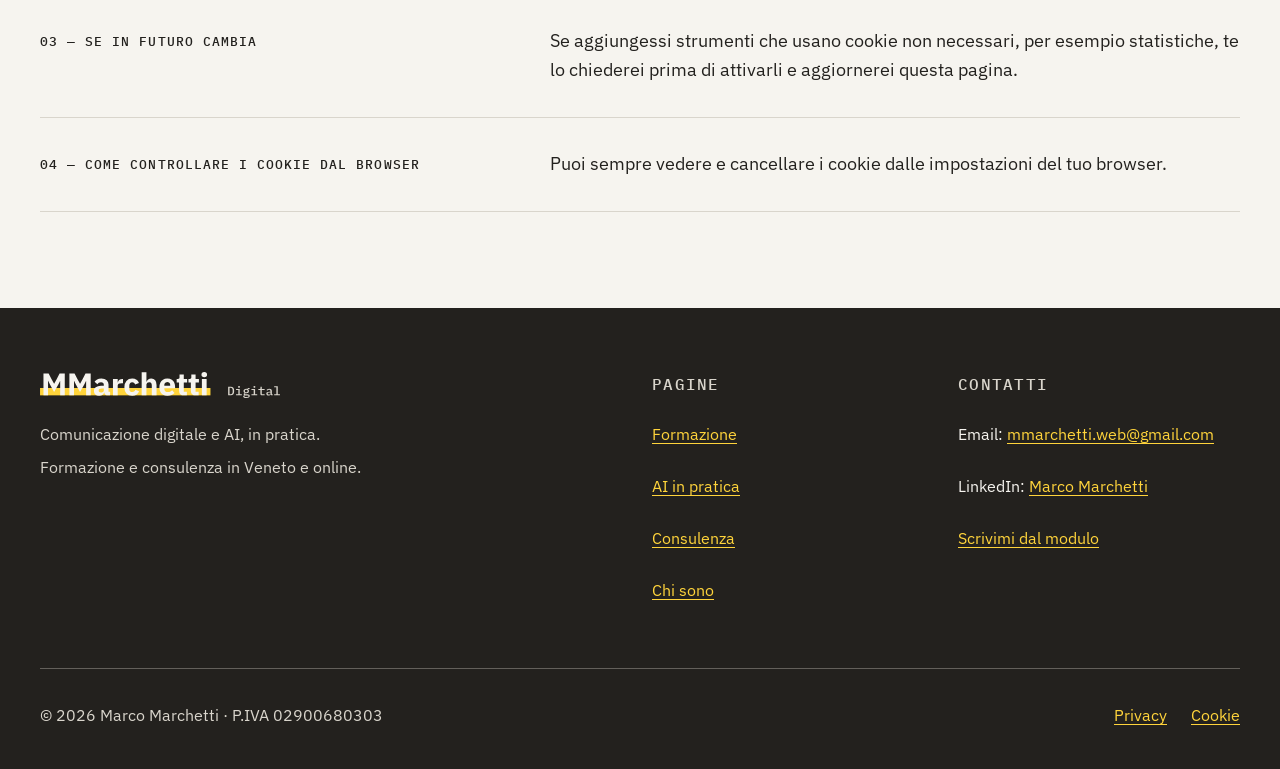
<file: cookie/index.html>
<!doctype html>
<html lang="it">
<head>
  <meta charset="utf-8">
  <meta name="viewport" content="width=device-width, initial-scale=1">
  <meta name="robots" content="noindex, nofollow"> <!-- STAGING: rimuovere al lancio -->
  <title>Cookie | MMarchetti Digital</title>
  <meta name="description" content="Come usa i cookie questo sito: nessun cookie di profilazione né di analisi.">
  <link rel="canonical" href="https://DOMINIO/cookie/">
  <meta property="og:type" content="website">
  <meta property="og:locale" content="it_IT">
  <meta property="og:site_name" content="MMarchetti Digital">
  <meta property="og:title" content="Cookie | MMarchetti Digital">
  <meta property="og:description" content="Come usa i cookie questo sito: nessun cookie di profilazione né di analisi.">
  <meta property="og:url" content="https://DOMINIO/cookie/">
  <!-- STAGING: al lancio cambiare l'host con il dominio definitivo -->
  <meta property="og:image" content="https://mmarchettiweb.github.io/Rebranding-MMarchetti-Digital/assets/og/og-image.png">
  <meta property="og:image:width" content="1200">
  <meta property="og:image:height" content="630">
  <meta property="og:image:alt" content="MMarchetti Digital: comunicazione digitale e AI, in pratica">
  <meta name="twitter:card" content="summary_large_image">
  <meta name="theme-color" content="#F6F4EF">

  <link rel="icon" href="../assets/logo/mmarchetti-avatar-400.svg" type="image/svg+xml">
  <link rel="apple-touch-icon" href="../assets/icons/mmarchetti-avatar-400.png">

  <link rel="preload" href="../assets/fonts/IBMPlexSans-Regular.woff2" as="font" type="font/woff2" crossorigin>
  <link rel="preload" href="../assets/fonts/IBMPlexSans-Bold.woff2" as="font" type="font/woff2" crossorigin>
  <link rel="stylesheet" href="../assets/css/tokens.css">
  <link rel="stylesheet" href="../assets/css/components.css">
  <link rel="stylesheet" href="../assets/css/site.css">
  <script>document.documentElement.classList.add('js');</script>
  <script src="../assets/js/main.js" defer></script>
</head>
<body class="mm-root">
  <a class="skip" href="#main">Vai al contenuto</a>

  <header class="header">
    <div class="container header__bar">
      <a class="header__logo" href="../" aria-label="MMarchetti Digital, pagina iniziale">
        <img src="../assets/logo/mmarchetti-digital-compatta.svg" alt="" width="185" height="26">
      </a>
      <button class="menu-btn" type="button" aria-expanded="false" aria-controls="nav">Menu</button>
      <nav class="nav" id="nav" aria-label="Principale">
        <ul class="nav__list">
          <li><a class="nav__link" href="../formazione/">Formazione</a></li>
          <li><a class="nav__link" href="../ai-in-pratica/">AI in pratica</a></li>
          <li><a class="nav__link" href="../consulenza/">Consulenza</a></li>
          <li><a class="nav__link" href="../chi-sono/">Chi sono</a></li>
          <li class="nav__cta"><a class="mm-btn" href="../contatti/"><span class="mm-btn__label">Contattami</span></a></li>
        </ul>
      </nav>
    </div>
  </header>

  <main id="main">
    <!-- Apertura: testo su 7 colonne -->
    <section class="page-head" aria-labelledby="page-title">
      <div class="container grid">
        <div class="page-head__main">
          <p class="mm-label">Cookie</p>
          <h1 id="page-title" class="mm-h1 page-head__title">Cookie</h1>
          <p class="mm-p mm-muted">Ultimo aggiornamento: <span class="mm-tag mm-tag--placeholder">[DATA DA COMPLETARE]</span></p>
          <div class="summary">
            <h2 class="mm-label">In breve</h2>
            <p class="mm-p">Questo sito non usa cookie di profilazione, né cookie di analisi o di terze parti. Per questo non trovi nessun banner da accettare.</p>
          </div>
          <nav class="toc" aria-label="In questa pagina">
            <p class="mm-label">In questa pagina</p>
            <ul role="list">
              <li><a class="mm-link" href="#cosa-sono">Cosa sono i cookie</a></li>
              <li><a class="mm-link" href="#questo-sito">Cosa usa questo sito</a></li>
              <li><a class="mm-link" href="#in-futuro">Se in futuro cambia</a></li>
              <li><a class="mm-link" href="#browser">Come controllarli dal browser</a></li>
            </ul>
          </nav>
        </div>
      </div>
    </section>

    <section class="section" aria-label="Testo sui cookie">
      <div class="container">
        <div class="legal">
          <div class="legal__item" id="cosa-sono">
            <h2 class="mm-label legal__title">01 — Cosa sono i cookie</h2>
            <div class="prose">
              <p>Sono piccoli file di testo che un sito può salvare nel tuo browser, per esempio per ricordare le tue scelte o per misurare le visite.</p>
            </div>
          </div>

          <div class="legal__item" id="questo-sito">
            <h2 class="mm-label legal__title">02 — Cosa usa questo sito</h2>
            <div class="prose">
              <!-- Verificato il 23/11/2026: nessuna intestazione Set-Cookie dalle pagine e dai file su GitHub Pages,
                   nessun uso di localStorage/sessionStorage in assets/js/main.js, nessuna risorsa caricata da domini esterni.
                   Da ricontrollare se si aggiungono font, video, mappe, statistiche o widget. -->
              <p>Nessun cookie. Il sito non salva nulla sul tuo dispositivo per riconoscerti o tracciarti, né con i cookie né con altri sistemi di memoria del browser.</p>
              <ul>
                <li><strong>Hosting:</strong> il sito è ospitato su GitHub Pages, che non imposta cookie sulle pagine.</li>
                <li><strong>Caratteri:</strong> sono serviti dal sito stesso, senza passare da servizi esterni come Google Fonts.</li>
                <li><strong>Contenuti incorporati:</strong> non ci sono mappe, video o pulsanti social incorporati. I link a LinkedIn sono link normali e non caricano nulla finché non li apri.</li>
                <li><strong>Statistiche:</strong> non uso Google Analytics né strumenti simili.</li>
                <!-- SEGNALATO AL TITOLARE, NON ANCORA DECISO: con JavaScript disattivato il modulo apre una pagina di
                     Formspree (formspree.io), che può usare propri cookie e un controllo antispam (reCAPTCHA di Google). -->
                <li><strong>Modulo di contatto:</strong> quando lo invii, i dati partono da questa pagina verso Formspree, il servizio che mi inoltra i messaggi. L'invio non salva cookie sul tuo dispositivo.</li>
              </ul>
              <p>I dati che scrivi nel modulo sono trattati come spiegato nell'<a class="mm-link" href="../privacy/">informativa privacy</a>.</p>
            </div>
          </div>

          <div class="legal__item" id="in-futuro">
            <h2 class="mm-label legal__title">03 — Se in futuro cambia</h2>
            <div class="prose">
              <p>Se aggiungessi strumenti che usano cookie non necessari, per esempio statistiche, te lo chiederei prima di attivarli e aggiornerei questa pagina.</p>
            </div>
          </div>

          <div class="legal__item" id="browser">
            <h2 class="mm-label legal__title">04 — Come controllare i cookie dal browser</h2>
            <div class="prose">
              <p>Puoi sempre vedere e cancellare i cookie dalle impostazioni del tuo browser.</p>
            </div>
          </div>
        </div>
      </div>
    </section>
  </main>

  <footer class="footer theme-grafite">
    <div class="container grid">
      <div class="footer__brand">
        <img class="footer__logo" src="../assets/logo/mmarchetti-digital-negativa.svg" alt="MMarchetti Digital" width="240" height="27" loading="lazy">
        <p>Comunicazione digitale e AI, in pratica.</p>
        <p>Formazione e consulenza in Veneto e online.</p>
      </div>
      <nav class="footer__col footer__col--pages" aria-label="Pagine del sito">
        <p class="mm-label">Pagine</p>
        <ul role="list">
          <li><a href="../formazione/">Formazione</a></li>
          <li><a href="../ai-in-pratica/">AI in pratica</a></li>
          <li><a href="../consulenza/">Consulenza</a></li>
          <li><a href="../chi-sono/">Chi sono</a></li>
        </ul>
      </nav>
      <div class="footer__col">
        <p class="mm-label">Contatti</p>
        <ul role="list">
          <li>Email: <a href="mailto:mmarchetti.web@gmail.com">mmarchetti.web@gmail.com</a></li>
          <li>LinkedIn: <a href="https://www.linkedin.com/in/marco-marchetti-a929b1320" rel="noopener" aria-label="Marco Marchetti su LinkedIn">Marco Marchetti</a></li>
          <li><a href="../contatti/">Scrivimi dal modulo</a></li>
        </ul>
      </div>
      <div class="footer__base">
        <p>© 2026 Marco Marchetti · P.IVA 02900680303</p>
        <ul role="list">
          <li><a href="../privacy/">Privacy</a></li>
          <li><a href="./">Cookie</a></li>
        </ul>
      </div>
    </div>
  </footer>
</body>
</html>
</file>
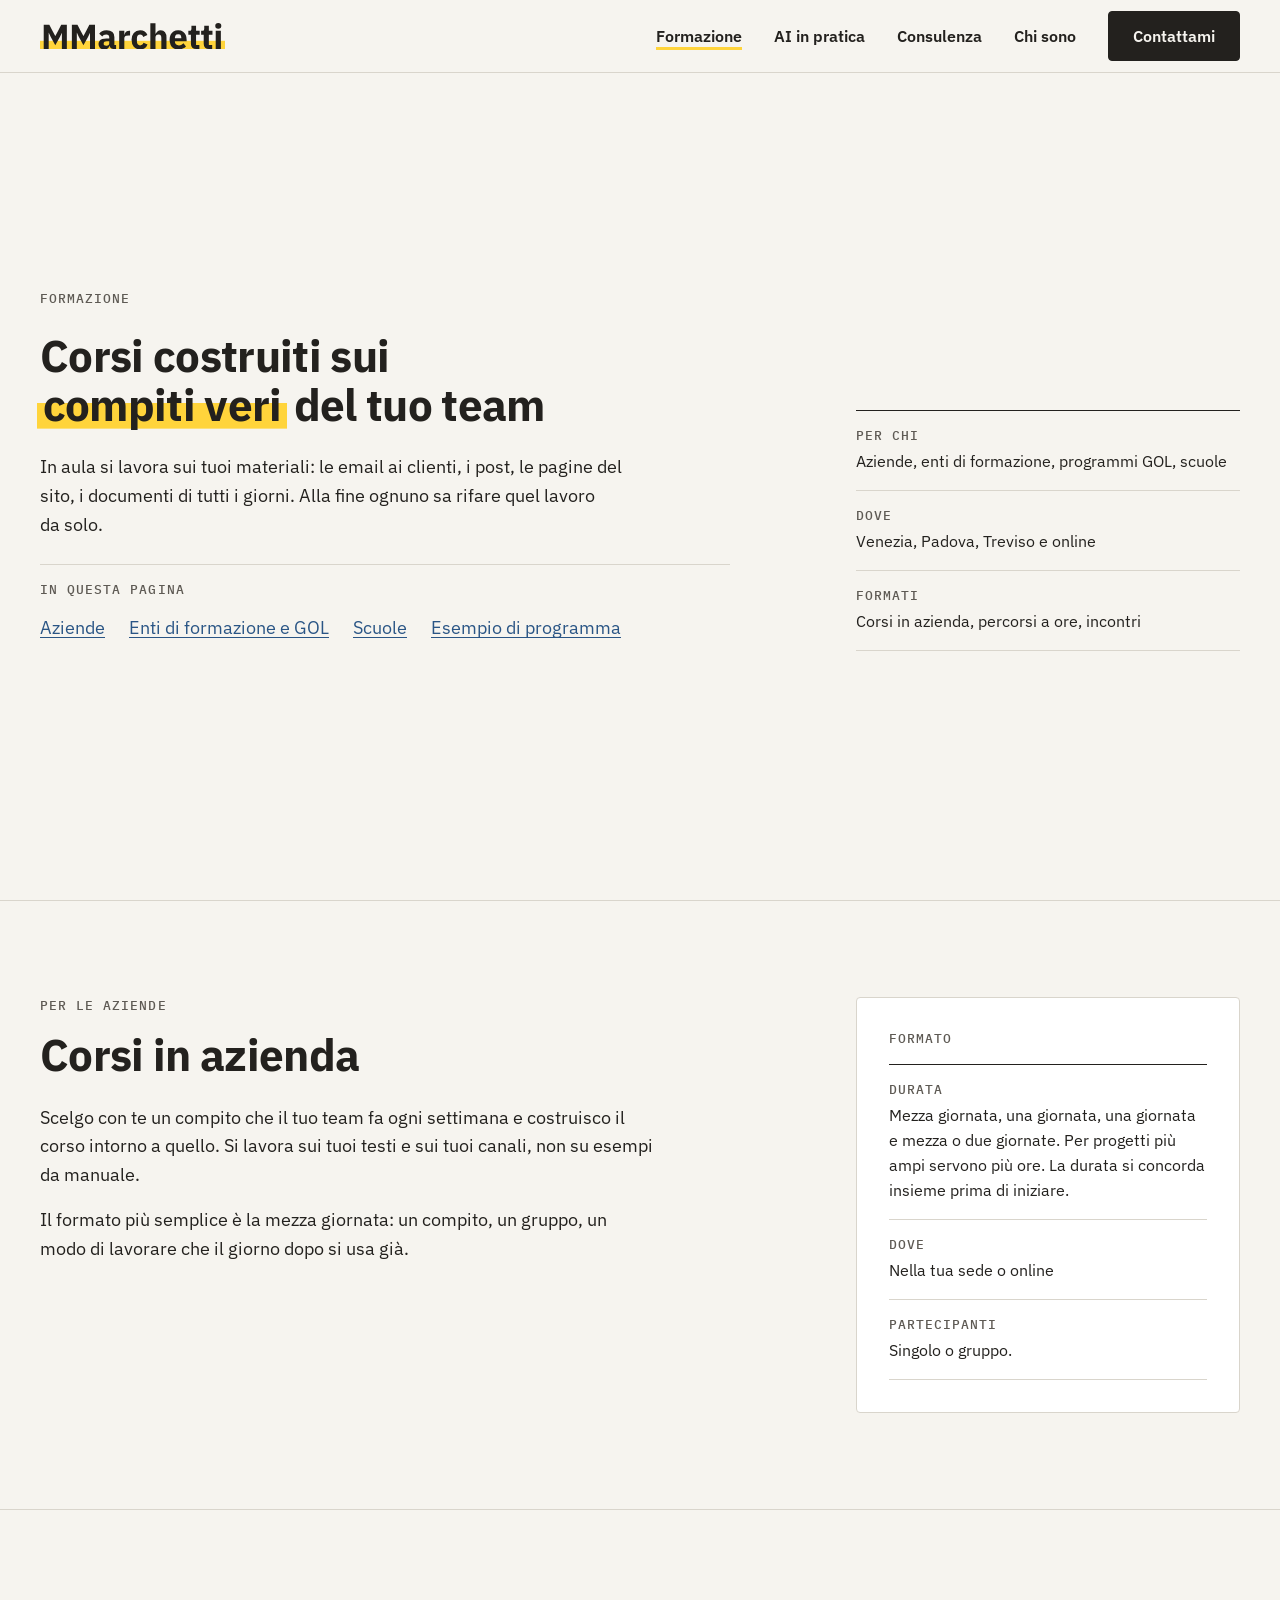
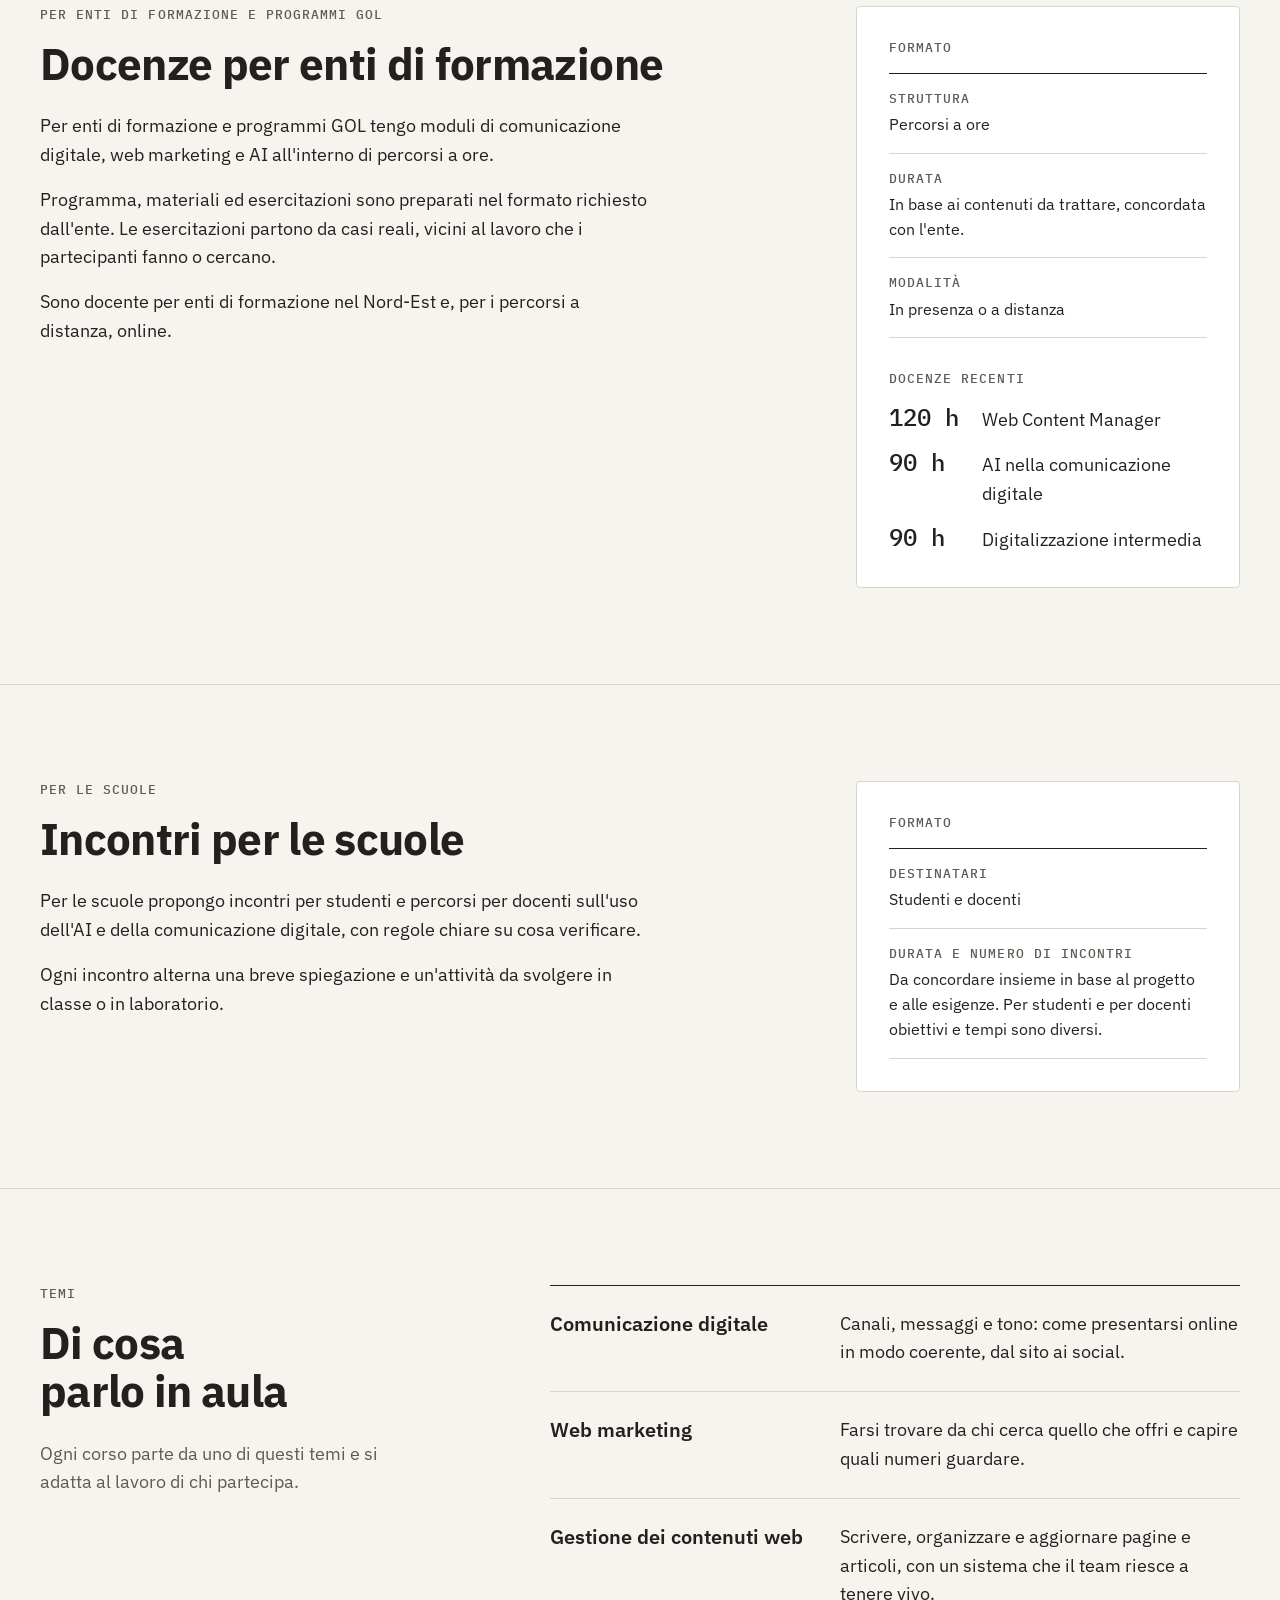
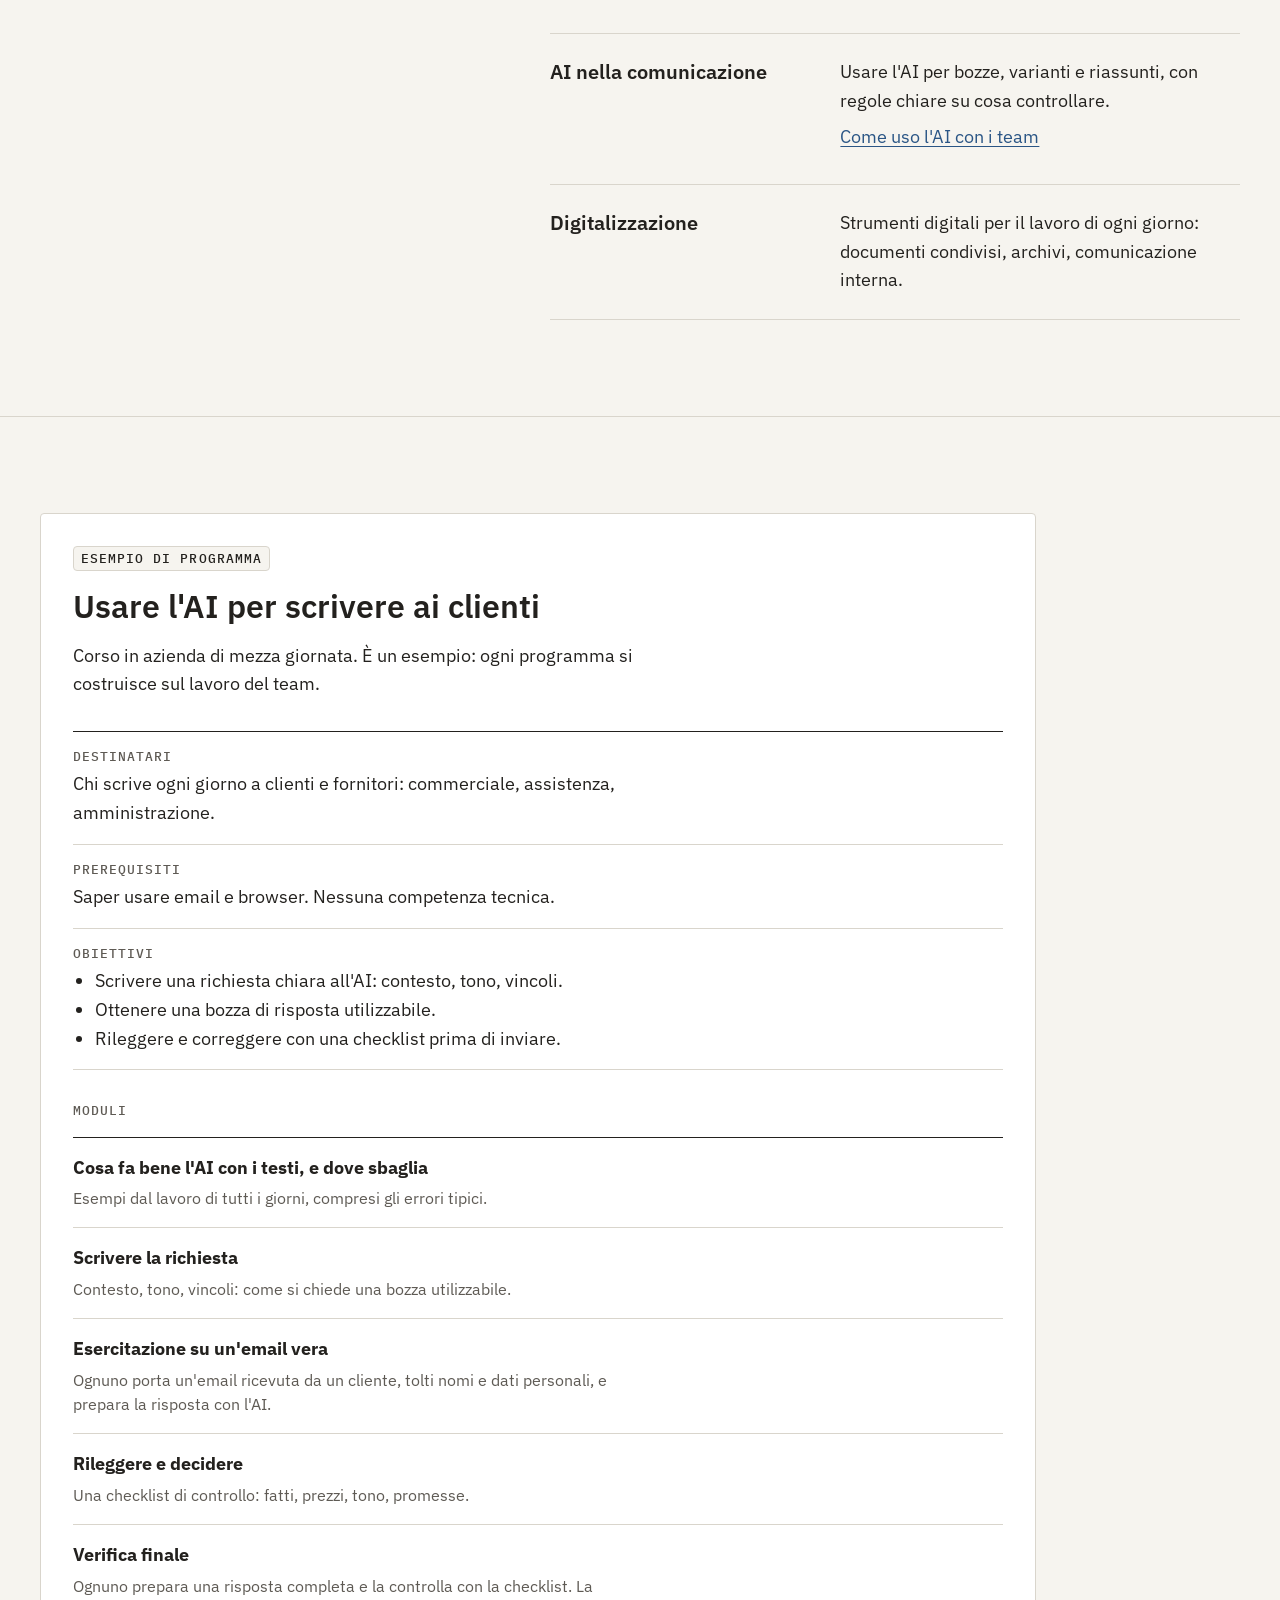
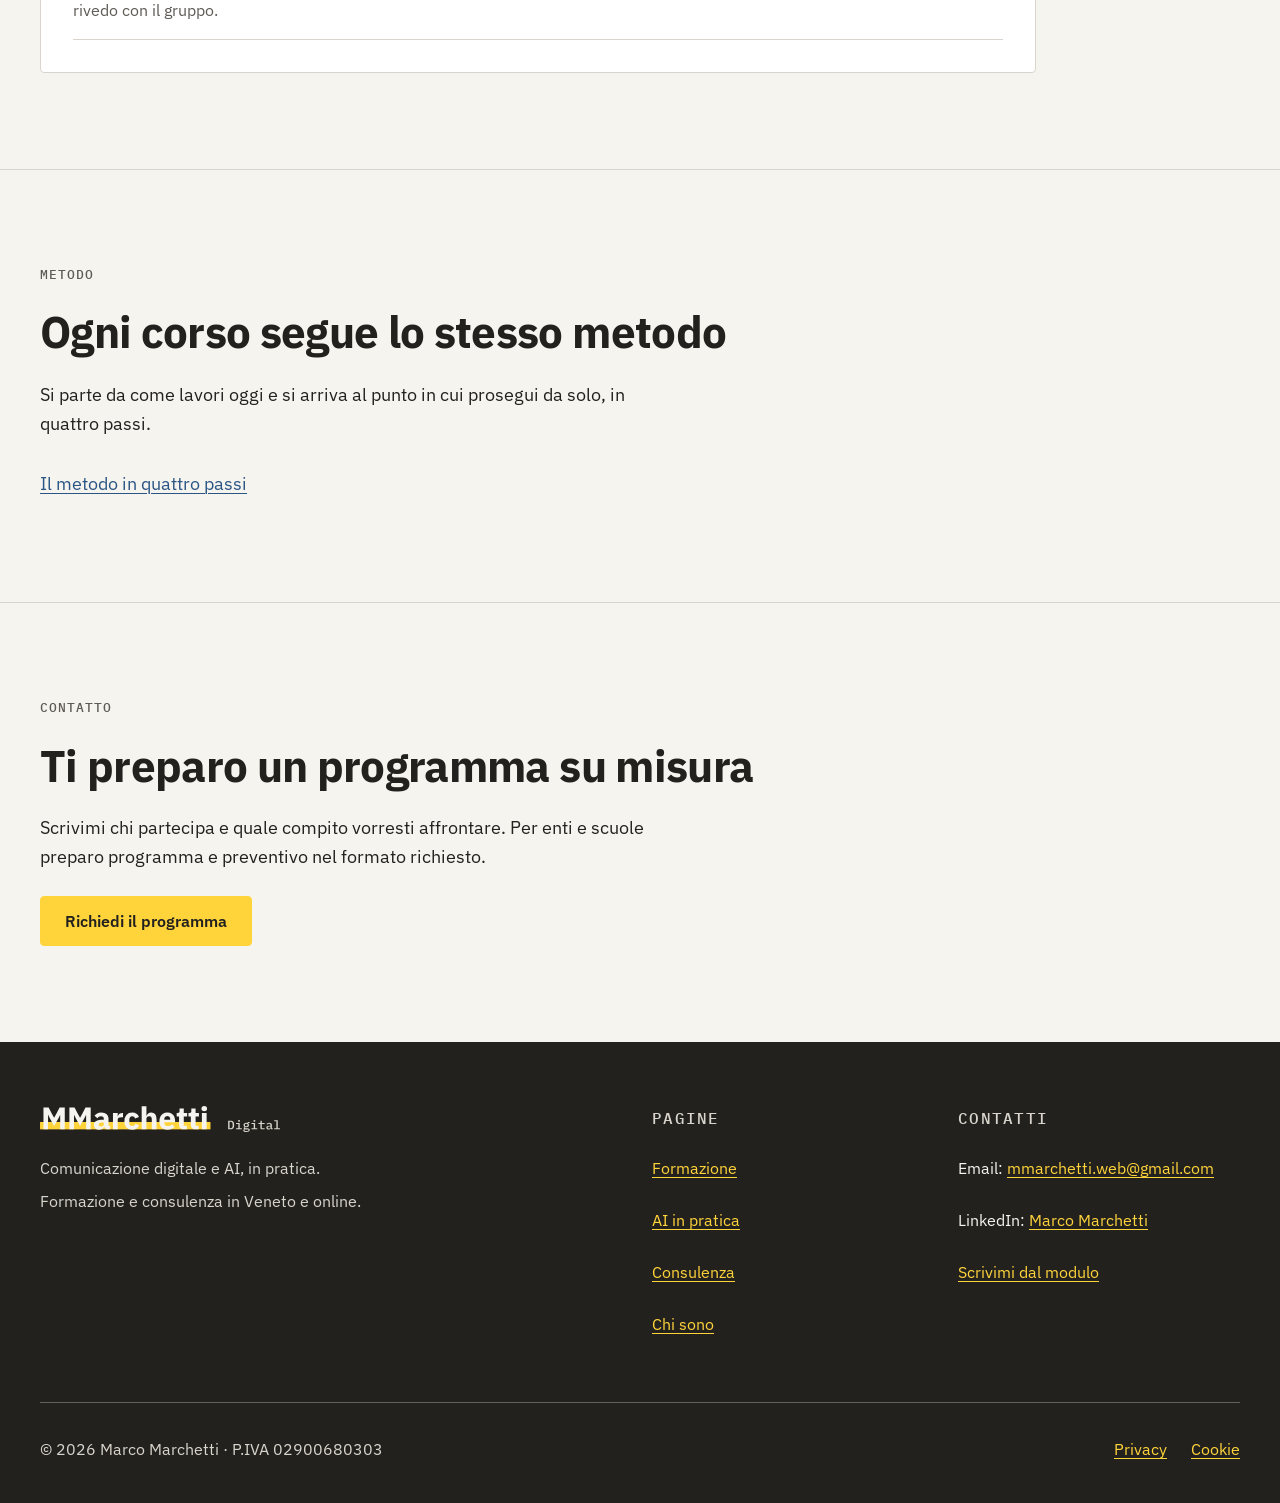
<file: formazione/index.html>
<!doctype html>
<html lang="it">
<head>
  <meta charset="utf-8">
  <meta name="viewport" content="width=device-width, initial-scale=1">
  <meta name="robots" content="noindex, nofollow"> <!-- STAGING: rimuovere al lancio -->
  <title>Corsi di comunicazione digitale per aziende | MMarchetti Digital</title>
  <meta name="description" content="Corsi di comunicazione digitale e web marketing per aziende, PMI, enti di formazione e scuole in Veneto e online, sui compiti veri del team.">
  <link rel="canonical" href="https://DOMINIO/formazione/">
  <meta property="og:type" content="website">
  <meta property="og:locale" content="it_IT">
  <meta property="og:site_name" content="MMarchetti Digital">
  <meta property="og:title" content="Corsi di comunicazione digitale per aziende | MMarchetti Digital">
  <meta property="og:description" content="Corsi di comunicazione digitale e web marketing per aziende, PMI, enti di formazione e scuole in Veneto e online, sui compiti veri del team.">
  <meta property="og:url" content="https://DOMINIO/formazione/">
  <!-- STAGING: al lancio cambiare l'host con il dominio definitivo -->
  <meta property="og:image" content="https://mmarchettiweb.github.io/Rebranding-MMarchetti-Digital/assets/og/og-image.png">
  <meta property="og:image:width" content="1200">
  <meta property="og:image:height" content="630">
  <meta property="og:image:alt" content="MMarchetti Digital: comunicazione digitale e AI, in pratica">
  <meta name="twitter:card" content="summary_large_image">
  <meta name="theme-color" content="#F6F4EF">

  <link rel="icon" href="../assets/logo/mmarchetti-avatar-400.svg" type="image/svg+xml">
  <link rel="apple-touch-icon" href="../assets/icons/mmarchetti-avatar-400.png">

  <link rel="preload" href="../assets/fonts/IBMPlexSans-Regular.woff2" as="font" type="font/woff2" crossorigin>
  <link rel="preload" href="../assets/fonts/IBMPlexSans-Bold.woff2" as="font" type="font/woff2" crossorigin>
  <link rel="stylesheet" href="../assets/css/tokens.css">
  <link rel="stylesheet" href="../assets/css/components.css">
  <link rel="stylesheet" href="../assets/css/site.css">
  <script>document.documentElement.classList.add('js');</script>
  <script src="../assets/js/main.js" defer></script>
</head>
<body class="mm-root">
  <a class="skip" href="#main">Vai al contenuto</a>

  <header class="header">
    <div class="container header__bar">
      <a class="header__logo" href="../" aria-label="MMarchetti Digital, pagina iniziale">
        <img src="../assets/logo/mmarchetti-digital-compatta.svg" alt="" width="185" height="26">
      </a>
      <button class="menu-btn" type="button" aria-expanded="false" aria-controls="nav">Menu</button>
      <nav class="nav" id="nav" aria-label="Principale">
        <ul class="nav__list">
          <li><a class="nav__link" href="./" aria-current="page">Formazione</a></li>
          <li><a class="nav__link" href="../ai-in-pratica/">AI in pratica</a></li>
          <li><a class="nav__link" href="../consulenza/">Consulenza</a></li>
          <li><a class="nav__link" href="../chi-sono/">Chi sono</a></li>
          <li class="nav__cta"><a class="mm-btn" href="../contatti/"><span class="mm-btn__label">Contattami</span></a></li>
        </ul>
      </nav>
    </div>
  </header>

  <main id="main">
    <!-- Apertura: testo su 7 colonne, supporto su 4 -->
    <section class="page-head" aria-labelledby="page-title">
      <div class="container grid">
        <div class="page-head__main">
          <p class="mm-label">Formazione</p>
          <h1 id="page-title" class="mm-h1 page-head__title">Corsi costruiti sui <span class="mm-hl">compiti veri</span> del tuo team</h1>
          <p class="mm-p">In aula si lavora sui tuoi materiali: le email ai clienti, i post, le pagine del sito, i documenti di tutti i giorni. Alla fine ognuno sa rifare quel lavoro da solo.</p>
          <nav class="toc" aria-label="In questa pagina">
            <p class="mm-label">In questa pagina</p>
            <ul role="list">
              <li><a class="mm-link" href="#aziende">Aziende</a></li>
              <li><a class="mm-link" href="#enti">Enti di formazione e GOL</a></li>
              <li><a class="mm-link" href="#scuole">Scuole</a></li>
              <li><a class="mm-link" href="#programma">Esempio di programma</a></li>
            </ul>
          </nav>
        </div>
        <dl class="facts page-head__aside">
          <div>
            <dt class="mm-label">Per chi</dt>
            <dd>Aziende, enti di formazione, programmi GOL, scuole</dd>
          </div>
          <div>
            <dt class="mm-label">Dove</dt>
            <dd>Venezia, Padova, Treviso e online</dd>
          </div>
          <div>
            <dt class="mm-label">Formati</dt>
            <dd>Corsi in azienda, percorsi a ore, incontri</dd>
          </div>
        </dl>
      </div>
    </section>

    <!-- Aziende: in "tu" -->
    <section class="section" id="aziende" aria-labelledby="aziende-title">
      <div class="container grid">
        <div class="block__main">
          <p class="mm-label">Per le aziende</p>
          <h2 id="aziende-title" class="mm-h1">Corsi in azienda</h2>
          <p>Scelgo con te un compito che il tuo team fa ogni settimana e costruisco il corso intorno a quello. Si lavora sui tuoi testi e sui tuoi canali, non su esempi da manuale.</p>
          <p>Il formato più semplice è la mezza giornata: un compito, un gruppo, un modo di lavorare che il giorno dopo si usa già.</p>
        </div>
        <div class="mm-card block__aside">
          <p class="mm-label">Formato</p>
          <dl class="facts">
            <div><dt class="mm-label">Durata</dt><dd>Mezza giornata, una giornata, una giornata e mezza o due giornate. Per progetti più ampi servono più ore. La durata si concorda insieme prima di iniziare.</dd></div>
            <div><dt class="mm-label">Dove</dt><dd>Nella tua sede o online</dd></div>
            <div><dt class="mm-label">Partecipanti</dt><dd>Singolo o gruppo.</dd></div>
          </dl>
        </div>
      </div>
    </section>

    <!-- Enti di formazione e GOL: forma impersonale -->
    <section class="section" id="enti" aria-labelledby="enti-title">
      <div class="container grid">
        <div class="block__main">
          <p class="mm-label">Per enti di formazione e programmi GOL</p>
          <h2 id="enti-title" class="mm-h1">Docenze per enti di formazione</h2>
          <p>Per enti di formazione e programmi GOL tengo moduli di comunicazione digitale, web marketing e AI all'interno di percorsi a ore.</p>
          <p>Programma, materiali ed esercitazioni sono preparati nel formato richiesto dall'ente. Le esercitazioni partono da casi reali, vicini al lavoro che i partecipanti fanno o cercano.</p>
          <p>Sono docente per enti di formazione nel Nord-Est e, per i percorsi a distanza, online.</p>
        </div>
        <div class="mm-card block__aside">
          <p class="mm-label">Formato</p>
          <dl class="facts">
            <div><dt class="mm-label">Struttura</dt><dd>Percorsi a ore</dd></div>
            <div><dt class="mm-label">Durata</dt><dd>In base ai contenuti da trattare, concordata con l'ente.</dd></div>
            <div><dt class="mm-label">Modalità</dt><dd>In presenza o a distanza</dd></div>
          </dl>
          <div class="proof">
              <h3 class="mm-label proof__title">Docenze recenti</h3>
              <ul class="proof__list" role="list">
                <li><span class="proof__hours">120&nbsp;h</span><span>Web Content Manager</span></li>
                <li><span class="proof__hours">90&nbsp;h</span><span>AI nella comunicazione digitale</span></li>
                <li><span class="proof__hours">90&nbsp;h</span><span>Digitalizzazione intermedia</span></li>
              </ul>
            </div>
        </div>
      </div>
    </section>

    <!-- Scuole: forma impersonale -->
    <section class="section" id="scuole" aria-labelledby="scuole-title">
      <div class="container grid">
        <div class="block__main">
          <p class="mm-label">Per le scuole</p>
          <h2 id="scuole-title" class="mm-h1">Incontri per le scuole</h2>
          <p>Per le scuole propongo incontri per studenti e percorsi per docenti sull'uso dell'AI e della comunicazione digitale, con regole chiare su cosa verificare.</p>
          <p>Ogni incontro alterna una breve spiegazione e un'attività da svolgere in classe o in laboratorio.</p>
        </div>
        <div class="mm-card block__aside">
          <p class="mm-label">Formato</p>
          <dl class="facts">
            <div><dt class="mm-label">Destinatari</dt><dd>Studenti e docenti</dd></div>
            <div><dt class="mm-label">Durata e numero di incontri</dt><dd>Da concordare insieme in base al progetto e alle esigenze. Per studenti e per docenti obiettivi e tempi sono diversi.</dd></div>
          </dl>
        </div>
      </div>
    </section>

    <!-- Temi -->
    <section class="section" id="temi" aria-labelledby="temi-title">
      <div class="container grid">
        <div class="section__head section__head--side">
          <p class="mm-label">Temi</p>
          <h2 id="temi-title" class="mm-h1">Di cosa parlo in aula</h2>
          <p class="mm-muted">Ogni corso parte da uno di questi temi e si adatta al lavoro di chi partecipa.</p>
        </div>
        <ul class="rows" role="list">
          <li class="rows__item">
            <h3 class="mm-h4">Comunicazione digitale</h3>
            <div>
              <p>Canali, messaggi e tono: come presentarsi online in modo coerente, dal sito ai social.</p>
            </div>
          </li>
          <li class="rows__item">
            <h3 class="mm-h4">Web marketing</h3>
            <div>
              <p>Farsi trovare da chi cerca quello che offri e capire quali numeri guardare.</p>
            </div>
          </li>
          <li class="rows__item">
            <h3 class="mm-h4">Gestione dei contenuti web</h3>
            <div>
              <p>Scrivere, organizzare e aggiornare pagine e articoli, con un sistema che il team riesce a tenere vivo.</p>
            </div>
          </li>
          <li class="rows__item">
            <h3 class="mm-h4">AI nella comunicazione</h3>
            <div>
              <p>Usare l'AI per bozze, varianti e riassunti, con regole chiare su cosa controllare.</p>
              <a class="mm-link" href="../ai-in-pratica/">Come uso l'AI con i team</a>
            </div>
          </li>
          <li class="rows__item">
            <h3 class="mm-h4">Digitalizzazione</h3>
            <div>
              <p>Strumenti digitali per il lavoro di ogni giorno: documenti condivisi, archivi, comunicazione interna.</p>
            </div>
          </li>
        </ul>
      </div>
    </section>

    <!-- Esempio di programma -->
    <section class="section" id="programma" aria-labelledby="programma-title">
      <div class="container grid">
        <article class="mm-card program">
          <div class="program__head">
            <span class="mm-tag">Esempio di programma</span>
            <h2 id="programma-title" class="mm-h2">Usare l'AI per scrivere ai clienti</h2>
            <p>Corso in azienda di mezza giornata. È un esempio: ogni programma si costruisce sul lavoro del team.</p>
          </div>
          <dl class="program__meta">
            <div><dt class="mm-label">Destinatari</dt><dd>Chi scrive ogni giorno a clienti e fornitori: commerciale, assistenza, amministrazione.</dd></div>
            <div><dt class="mm-label">Prerequisiti</dt><dd>Saper usare email e browser. Nessuna competenza tecnica.</dd></div>
            <div>
              <dt class="mm-label">Obiettivi</dt>
              <dd>
                <ul>
                  <li>Scrivere una richiesta chiara all'AI: contesto, tono, vincoli.</li>
                  <li>Ottenere una bozza di risposta utilizzabile.</li>
                  <li>Rileggere e correggere con una checklist prima di inviare.</li>
                </ul>
              </dd>
            </div>
          </dl>
          <div class="program__modules">
            <p class="mm-label" id="moduli-label">Moduli</p>
            <ol class="program__list" role="list" aria-labelledby="moduli-label">
              <li><strong>Cosa fa bene l'AI con i testi, e dove sbaglia</strong><p>Esempi dal lavoro di tutti i giorni, compresi gli errori tipici.</p></li>
              <li><strong>Scrivere la richiesta</strong><p>Contesto, tono, vincoli: come si chiede una bozza utilizzabile.</p></li>
              <li><strong>Esercitazione su un'email vera</strong><p>Ognuno porta un'email ricevuta da un cliente, tolti nomi e dati personali, e prepara la risposta con l'AI.</p></li>
              <li><strong>Rileggere e decidere</strong><p>Una checklist di controllo: fatti, prezzi, tono, promesse.</p></li>
              <li><strong>Verifica finale</strong><p>Ognuno prepara una risposta completa e la controlla con la checklist. La rivedo con il gruppo.</p></li>
            </ol>
          </div>
        </article>
      </div>
    </section>

    <!-- Richiamo al metodo (per intero in home) -->
    <section class="section" aria-labelledby="metodo-title">
      <div class="container grid">
        <div class="cta">
          <p class="mm-label">Metodo</p>
          <h2 id="metodo-title" class="mm-h1">Ogni corso segue lo stesso metodo</h2>
          <p>Si parte da come lavori oggi e si arriva al punto in cui prosegui da solo, in quattro passi.</p>
          <a class="mm-link cta__link" href="../#metodo">Il metodo in quattro passi</a>
        </div>
      </div>
    </section>

    <!-- Invito al contatto -->
    <section class="section" id="contatto" aria-labelledby="contatto-title">
      <div class="container grid">
        <div class="cta">
          <p class="mm-label">Contatto</p>
          <h2 id="contatto-title" class="mm-h1">Ti preparo un programma su misura</h2>
          <p>Scrivimi chi partecipa e quale compito vorresti affrontare. Per enti e scuole preparo programma e preventivo nel formato richiesto.</p>
          <a class="mm-btn mm-btn--accent" href="../contatti/"><span class="mm-btn__label">Richiedi il programma</span></a>
        </div>
      </div>
    </section>
  </main>

  <footer class="footer theme-grafite">
    <div class="container grid">
      <div class="footer__brand">
        <img class="footer__logo" src="../assets/logo/mmarchetti-digital-negativa.svg" alt="MMarchetti Digital" width="240" height="27" loading="lazy">
        <p>Comunicazione digitale e AI, in pratica.</p>
        <p>Formazione e consulenza in Veneto e online.</p>
      </div>
      <nav class="footer__col footer__col--pages" aria-label="Pagine del sito">
        <p class="mm-label">Pagine</p>
        <ul role="list">
          <li><a href="./" aria-current="page">Formazione</a></li>
          <li><a href="../ai-in-pratica/">AI in pratica</a></li>
          <li><a href="../consulenza/">Consulenza</a></li>
          <li><a href="../chi-sono/">Chi sono</a></li>
        </ul>
      </nav>
      <div class="footer__col">
        <p class="mm-label">Contatti</p>
        <ul role="list">
          <li>Email: <a href="mailto:mmarchetti.web@gmail.com">mmarchetti.web@gmail.com</a></li>
          <li>LinkedIn: <a href="https://www.linkedin.com/in/marco-marchetti-a929b1320" rel="noopener" aria-label="Marco Marchetti su LinkedIn">Marco Marchetti</a></li>
          <li><a href="../contatti/">Scrivimi dal modulo</a></li>
        </ul>
      </div>
      <div class="footer__base">
        <p>© 2026 Marco Marchetti · P.IVA 02900680303</p>
        <ul role="list">
          <li><a href="../privacy/">Privacy</a></li>
          <li><a href="../cookie/">Cookie</a></li>
        </ul>
      </div>
    </div>
  </footer>
</body>
</html>
</file>
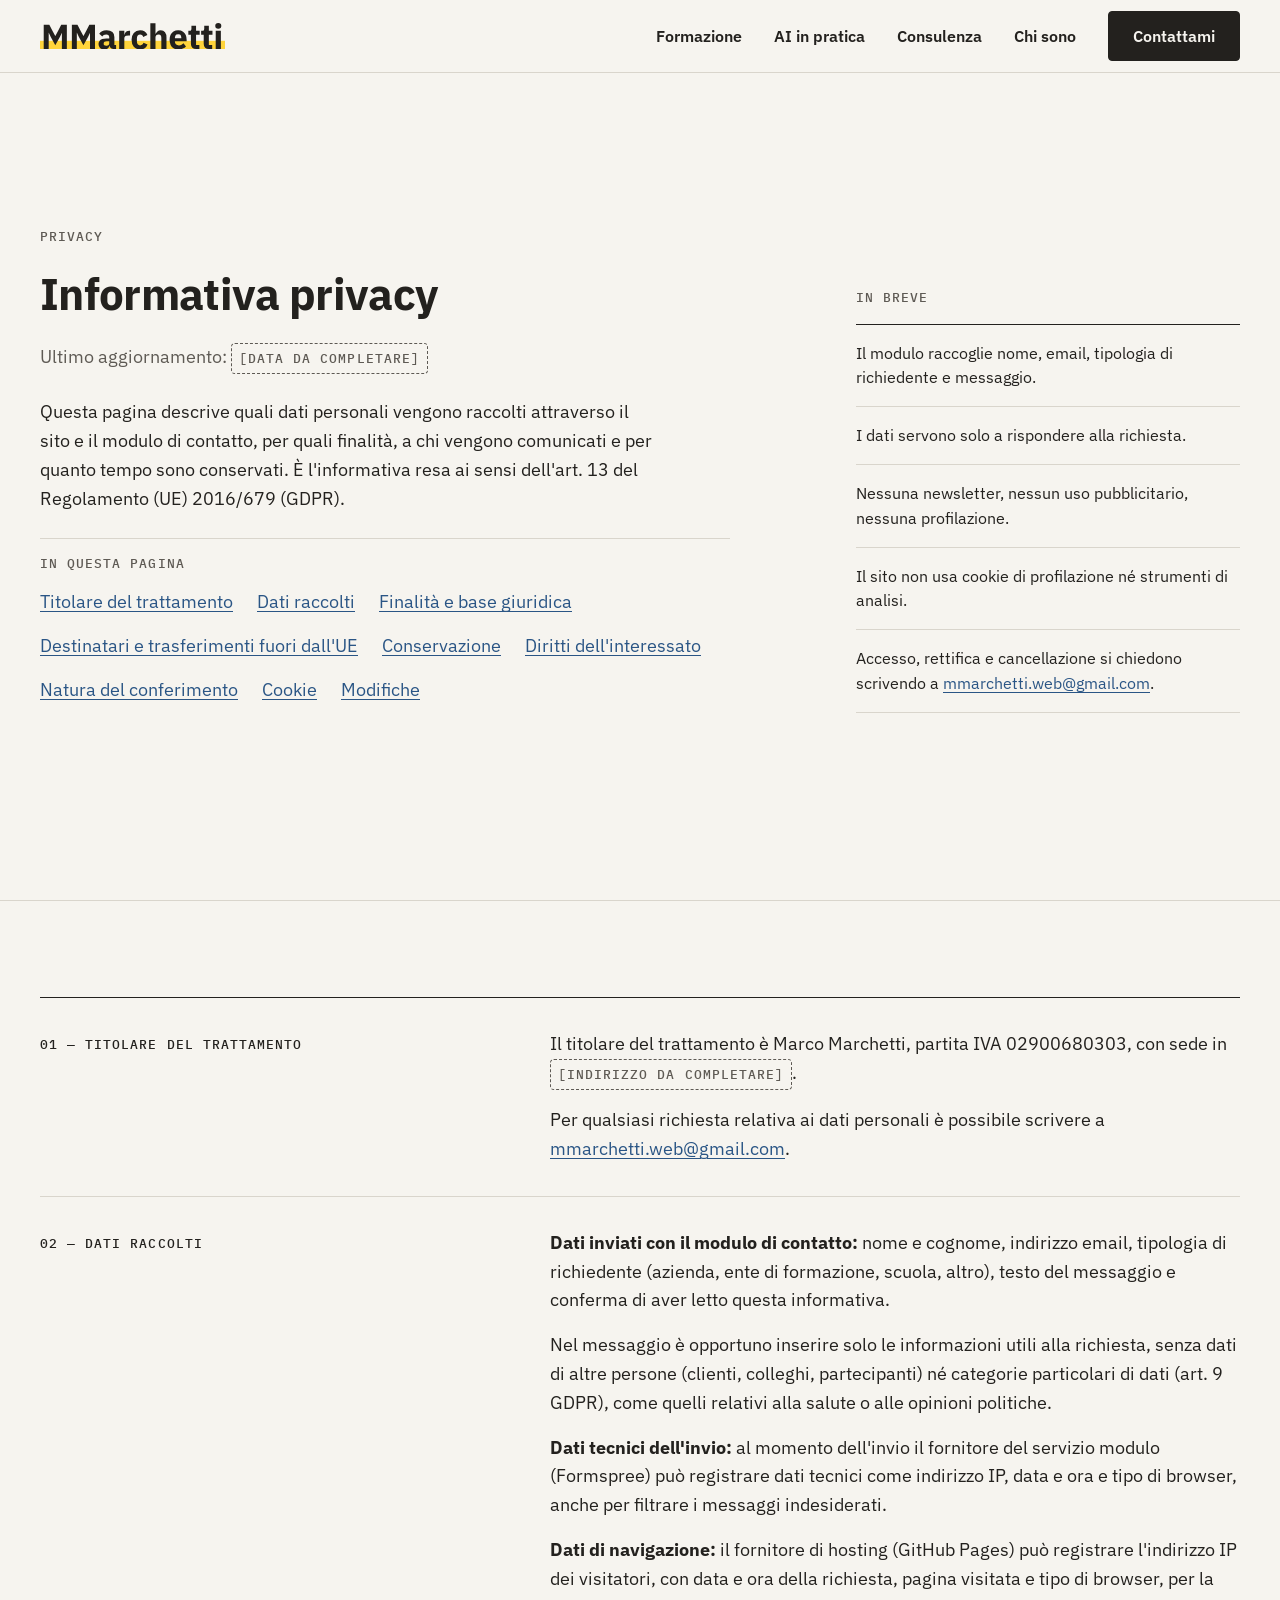
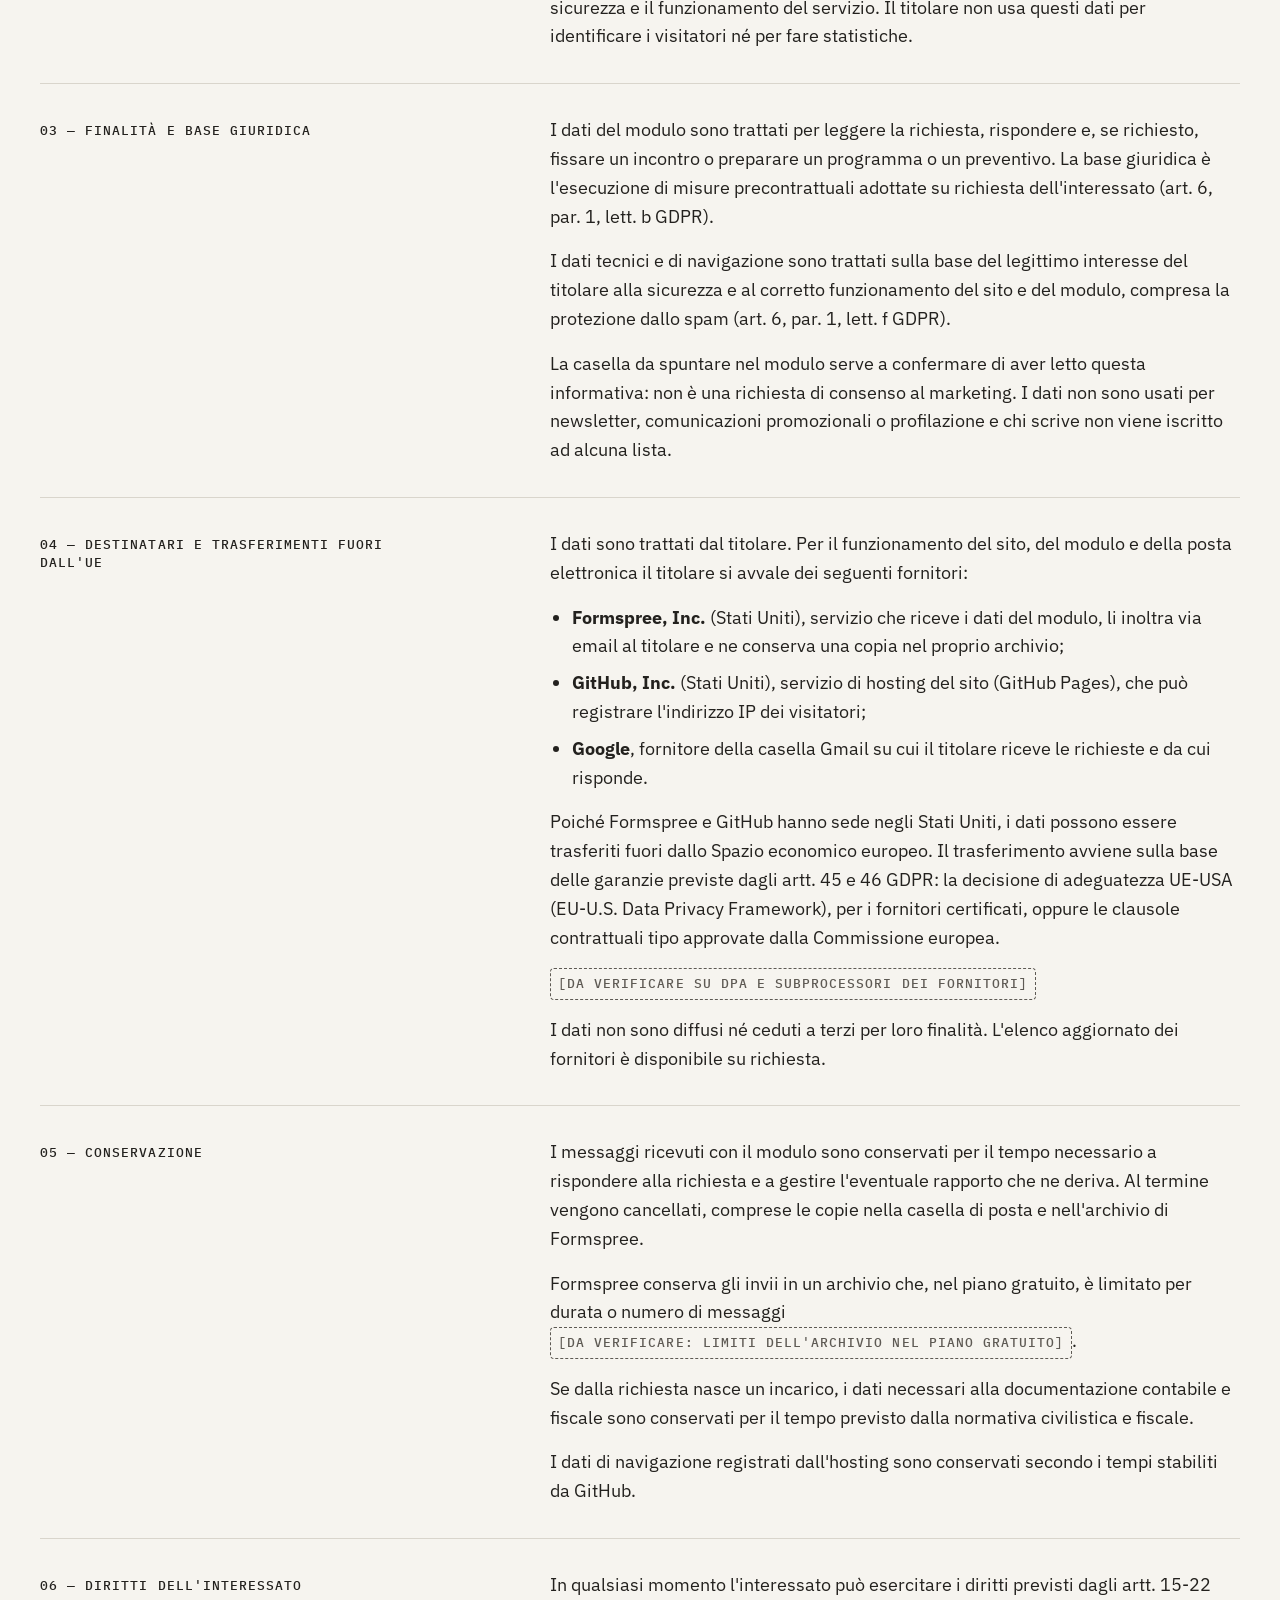
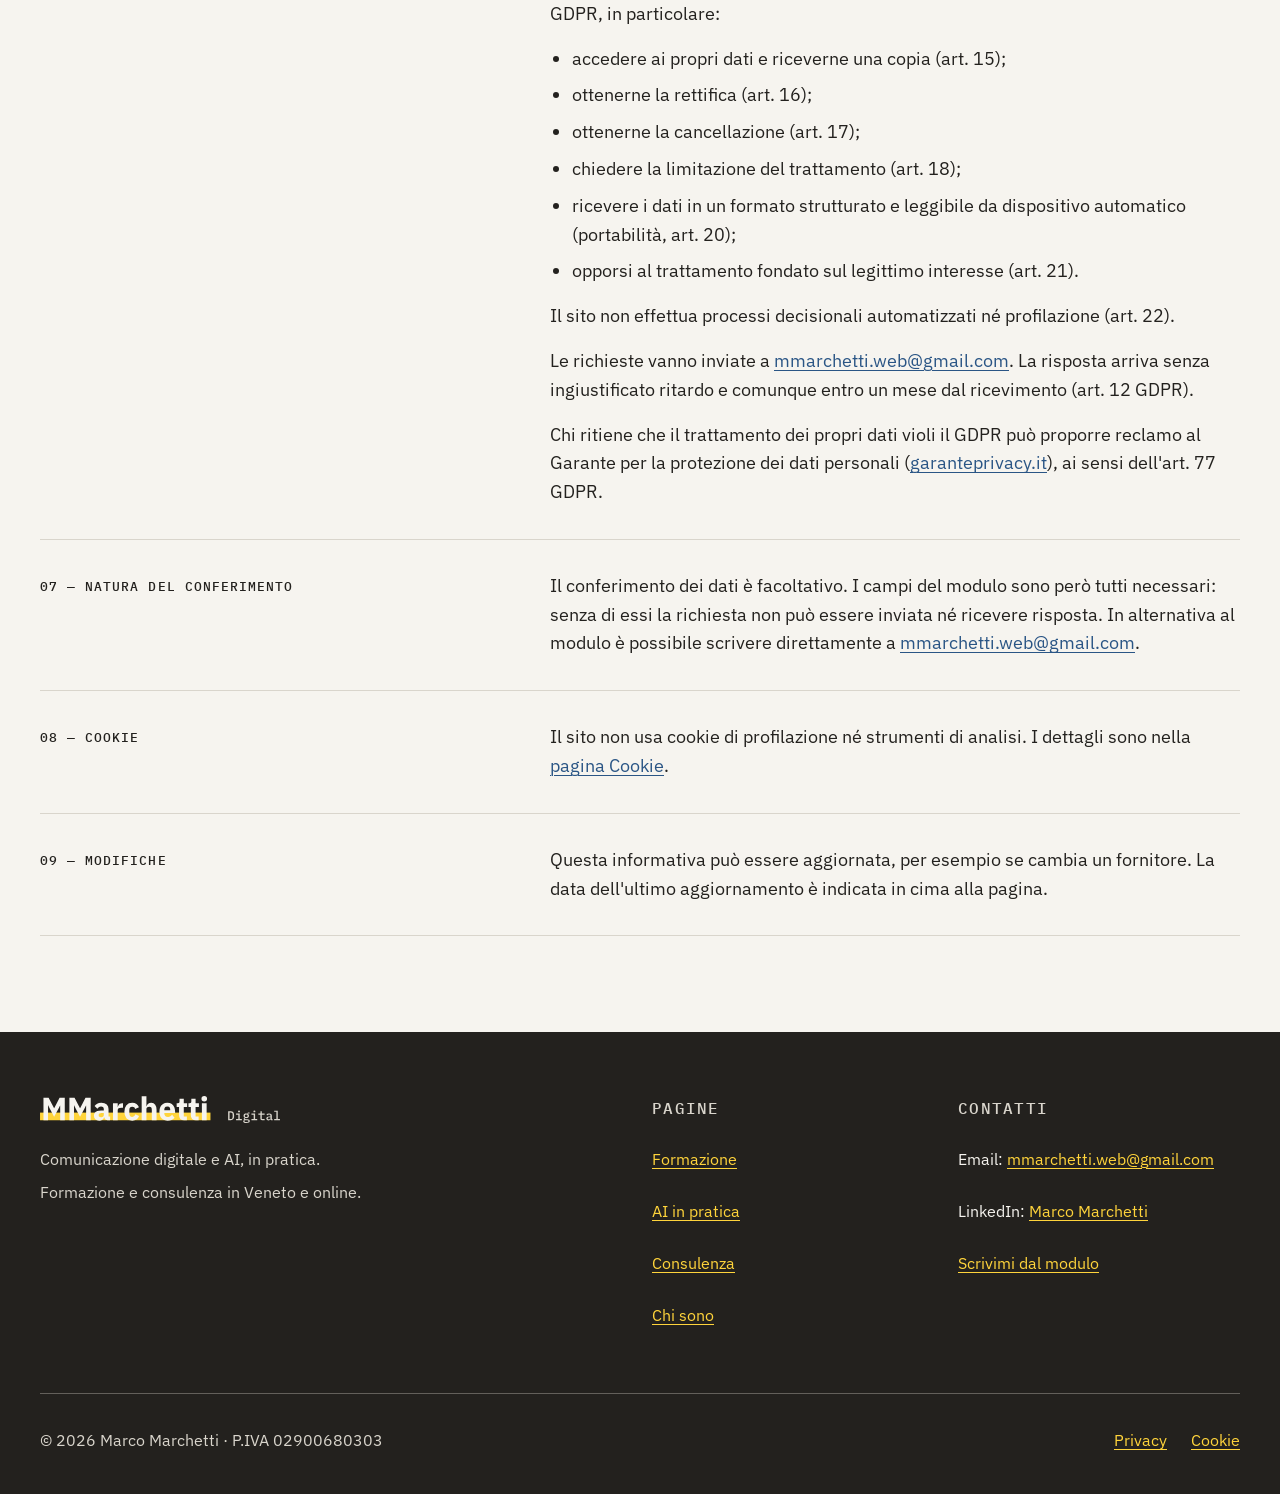
<file: privacy/index.html>
<!doctype html>
<html lang="it">
<!--
  NOTA: bozza di informativa (art. 13 GDPR) scritta senza supporto legale.
  Prima della pubblicazione il testo va fatto controllare da un professionista
  (avvocato o consulente privacy). Completare i segnaposto tra parentesi quadre.
-->
<head>
  <meta charset="utf-8">
  <meta name="viewport" content="width=device-width, initial-scale=1">
  <meta name="robots" content="noindex, nofollow"> <!-- STAGING: rimuovere al lancio -->
  <title>Informativa privacy | MMarchetti Digital</title>
  <meta name="description" content="Informativa sul trattamento dei dati personali del sito MMarchetti Digital e del modulo di contatto.">
  <link rel="canonical" href="https://DOMINIO/privacy/">
  <meta property="og:type" content="website">
  <meta property="og:locale" content="it_IT">
  <meta property="og:site_name" content="MMarchetti Digital">
  <meta property="og:title" content="Informativa privacy | MMarchetti Digital">
  <meta property="og:description" content="Informativa sul trattamento dei dati personali del sito MMarchetti Digital e del modulo di contatto.">
  <meta property="og:url" content="https://DOMINIO/privacy/">
  <!-- STAGING: al lancio cambiare l'host con il dominio definitivo -->
  <meta property="og:image" content="https://mmarchettiweb.github.io/Rebranding-MMarchetti-Digital/assets/og/og-image.png">
  <meta property="og:image:width" content="1200">
  <meta property="og:image:height" content="630">
  <meta property="og:image:alt" content="MMarchetti Digital: comunicazione digitale e AI, in pratica">
  <meta name="twitter:card" content="summary_large_image">
  <meta name="theme-color" content="#F6F4EF">

  <link rel="icon" href="../assets/logo/mmarchetti-avatar-400.svg" type="image/svg+xml">
  <link rel="apple-touch-icon" href="../assets/icons/mmarchetti-avatar-400.png">

  <link rel="preload" href="../assets/fonts/IBMPlexSans-Regular.woff2" as="font" type="font/woff2" crossorigin>
  <link rel="preload" href="../assets/fonts/IBMPlexSans-Bold.woff2" as="font" type="font/woff2" crossorigin>
  <link rel="stylesheet" href="../assets/css/tokens.css">
  <link rel="stylesheet" href="../assets/css/components.css">
  <link rel="stylesheet" href="../assets/css/site.css">
  <script>document.documentElement.classList.add('js');</script>
  <script src="../assets/js/main.js" defer></script>
</head>
<body class="mm-root">
  <a class="skip" href="#main">Vai al contenuto</a>

  <header class="header">
    <div class="container header__bar">
      <a class="header__logo" href="../" aria-label="MMarchetti Digital, pagina iniziale">
        <img src="../assets/logo/mmarchetti-digital-compatta.svg" alt="" width="185" height="26">
      </a>
      <button class="menu-btn" type="button" aria-expanded="false" aria-controls="nav">Menu</button>
      <nav class="nav" id="nav" aria-label="Principale">
        <ul class="nav__list">
          <li><a class="nav__link" href="../formazione/">Formazione</a></li>
          <li><a class="nav__link" href="../ai-in-pratica/">AI in pratica</a></li>
          <li><a class="nav__link" href="../consulenza/">Consulenza</a></li>
          <li><a class="nav__link" href="../chi-sono/">Chi sono</a></li>
          <li class="nav__cta"><a class="mm-btn" href="../contatti/"><span class="mm-btn__label">Contattami</span></a></li>
        </ul>
      </nav>
    </div>
  </header>

  <main id="main">
    <!-- Apertura: testo su 7 colonne, "In breve" su 4 -->
    <section class="page-head" aria-labelledby="page-title">
      <div class="container grid">
        <div class="page-head__main">
          <p class="mm-label">Privacy</p>
          <h1 id="page-title" class="mm-h1 page-head__title">Informativa privacy</h1>
          <p class="mm-p mm-muted">Ultimo aggiornamento: <span class="mm-tag mm-tag--placeholder">[DATA DA COMPLETARE]</span></p>
          <p class="mm-p">Questa pagina descrive quali dati personali vengono raccolti attraverso il sito e il modulo di contatto, per quali finalità, a chi vengono comunicati e per quanto tempo sono conservati. È l'informativa resa ai sensi dell'art. 13 del Regolamento (UE) 2016/679 (GDPR).</p>
          <nav class="toc" aria-label="In questa pagina">
            <p class="mm-label">In questa pagina</p>
            <ul role="list">
              <li><a class="mm-link" href="#titolare">Titolare del trattamento</a></li>
              <li><a class="mm-link" href="#dati">Dati raccolti</a></li>
              <li><a class="mm-link" href="#finalita">Finalità e base giuridica</a></li>
              <li><a class="mm-link" href="#destinatari">Destinatari e trasferimenti fuori dall'UE</a></li>
              <li><a class="mm-link" href="#conservazione">Conservazione</a></li>
              <li><a class="mm-link" href="#diritti">Diritti dell'interessato</a></li>
              <li><a class="mm-link" href="#facoltativo">Natura del conferimento</a></li>
              <li><a class="mm-link" href="#cookie">Cookie</a></li>
              <li><a class="mm-link" href="#modifiche">Modifiche</a></li>
            </ul>
          </nav>
        </div>
        <div class="summary page-head__aside">
          <h2 class="mm-label">In breve</h2>
          <ul class="list-lines" role="list">
            <li>Il modulo raccoglie nome, email, tipologia di richiedente e messaggio.</li>
            <li>I dati servono solo a rispondere alla richiesta.</li>
            <li>Nessuna newsletter, nessun uso pubblicitario, nessuna profilazione.</li>
            <li>Il sito non usa cookie di profilazione né strumenti di analisi.</li>
            <li>Accesso, rettifica e cancellazione si chiedono scrivendo a <a class="mm-link" href="mailto:mmarchetti.web@gmail.com">mmarchetti.web@gmail.com</a>.</li>
          </ul>
        </div>
      </div>
    </section>

    <section class="section" aria-label="Testo dell'informativa">
      <div class="container">
        <div class="legal">
          <div class="legal__item" id="titolare">
            <h2 class="mm-label legal__title">01 — Titolare del trattamento</h2>
            <div class="prose">
              <p>Il titolare del trattamento è Marco Marchetti, partita IVA 02900680303, con sede in <span class="mm-tag mm-tag--placeholder">[INDIRIZZO DA COMPLETARE]</span>.</p>
              <p>Per qualsiasi richiesta relativa ai dati personali è possibile scrivere a <a href="mailto:mmarchetti.web@gmail.com">mmarchetti.web@gmail.com</a>.</p>
            </div>
          </div>

          <div class="legal__item" id="dati">
            <h2 class="mm-label legal__title">02 — Dati raccolti</h2>
            <div class="prose">
              <p><strong>Dati inviati con il modulo di contatto:</strong> nome e cognome, indirizzo email, tipologia di richiedente (azienda, ente di formazione, scuola, altro), testo del messaggio e conferma di aver letto questa informativa.</p>
              <p>Nel messaggio è opportuno inserire solo le informazioni utili alla richiesta, senza dati di altre persone (clienti, colleghi, partecipanti) né categorie particolari di dati (art. 9 GDPR), come quelli relativi alla salute o alle opinioni politiche.</p>
              <p><strong>Dati tecnici dell'invio:</strong> al momento dell'invio il fornitore del servizio modulo (Formspree) può registrare dati tecnici come indirizzo IP, data e ora e tipo di browser, anche per filtrare i messaggi indesiderati.</p>
              <p><strong>Dati di navigazione:</strong> il fornitore di hosting (GitHub Pages) può registrare l'indirizzo IP dei visitatori, con data e ora della richiesta, pagina visitata e tipo di browser, per la sicurezza e il funzionamento del servizio. Il titolare non usa questi dati per identificare i visitatori né per fare statistiche.</p>
            </div>
          </div>

          <div class="legal__item" id="finalita">
            <h2 class="mm-label legal__title">03 — Finalità e base giuridica</h2>
            <div class="prose">
              <p>I dati del modulo sono trattati per leggere la richiesta, rispondere e, se richiesto, fissare un incontro o preparare un programma o un preventivo. La base giuridica è l'esecuzione di misure precontrattuali adottate su richiesta dell'interessato (art. 6, par. 1, lett. b GDPR).</p>
              <p>I dati tecnici e di navigazione sono trattati sulla base del legittimo interesse del titolare alla sicurezza e al corretto funzionamento del sito e del modulo, compresa la protezione dallo spam (art. 6, par. 1, lett. f GDPR).</p>
              <p>La casella da spuntare nel modulo serve a confermare di aver letto questa informativa: non è una richiesta di consenso al marketing. I dati non sono usati per newsletter, comunicazioni promozionali o profilazione e chi scrive non viene iscritto ad alcuna lista.</p>
            </div>
          </div>

          <div class="legal__item" id="destinatari">
            <h2 class="mm-label legal__title">04 — Destinatari e trasferimenti fuori dall'UE</h2>
            <div class="prose">
              <p>I dati sono trattati dal titolare. Per il funzionamento del sito, del modulo e della posta elettronica il titolare si avvale dei seguenti fornitori:</p>
              <ul>
                <li><strong>Formspree, Inc.</strong> (Stati Uniti), servizio che riceve i dati del modulo, li inoltra via email al titolare e ne conserva una copia nel proprio archivio;</li>
                <li><strong>GitHub, Inc.</strong> (Stati Uniti), servizio di hosting del sito (GitHub Pages), che può registrare l'indirizzo IP dei visitatori;</li>
                <li><strong>Google</strong>, fornitore della casella Gmail su cui il titolare riceve le richieste e da cui risponde.</li>
              </ul>
              <p>Poiché Formspree e GitHub hanno sede negli Stati Uniti, i dati possono essere trasferiti fuori dallo Spazio economico europeo. Il trasferimento avviene sulla base delle garanzie previste dagli artt. 45 e 46 GDPR: la decisione di adeguatezza UE-USA (EU-U.S. Data Privacy Framework), per i fornitori certificati, oppure le clausole contrattuali tipo approvate dalla Commissione europea.</p>
              <p><span class="mm-tag mm-tag--placeholder">[DA VERIFICARE su DPA e subprocessori dei fornitori]</span></p>
              <p>I dati non sono diffusi né ceduti a terzi per loro finalità. L'elenco aggiornato dei fornitori è disponibile su richiesta.</p>
            </div>
          </div>

          <div class="legal__item" id="conservazione">
            <h2 class="mm-label legal__title">05 — Conservazione</h2>
            <div class="prose">
              <p>I messaggi ricevuti con il modulo sono conservati per il tempo necessario a rispondere alla richiesta e a gestire l'eventuale rapporto che ne deriva. Al termine vengono cancellati, comprese le copie nella casella di posta e nell'archivio di Formspree.</p>
              <p>Formspree conserva gli invii in un archivio che, nel piano gratuito, è limitato per durata o numero di messaggi <span class="mm-tag mm-tag--placeholder">[DA VERIFICARE: limiti dell'archivio nel piano gratuito]</span>.</p>
              <p>Se dalla richiesta nasce un incarico, i dati necessari alla documentazione contabile e fiscale sono conservati per il tempo previsto dalla normativa civilistica e fiscale.</p>
              <p>I dati di navigazione registrati dall'hosting sono conservati secondo i tempi stabiliti da GitHub.</p>
            </div>
          </div>

          <div class="legal__item" id="diritti">
            <h2 class="mm-label legal__title">06 — Diritti dell'interessato</h2>
            <div class="prose">
              <p>In qualsiasi momento l'interessato può esercitare i diritti previsti dagli artt. 15-22 GDPR, in particolare:</p>
              <ul>
                <li>accedere ai propri dati e riceverne una copia (art. 15);</li>
                <li>ottenerne la rettifica (art. 16);</li>
                <li>ottenerne la cancellazione (art. 17);</li>
                <li>chiedere la limitazione del trattamento (art. 18);</li>
                <li>ricevere i dati in un formato strutturato e leggibile da dispositivo automatico (portabilità, art. 20);</li>
                <li>opporsi al trattamento fondato sul legittimo interesse (art. 21).</li>
              </ul>
              <p>Il sito non effettua processi decisionali automatizzati né profilazione (art. 22).</p>
              <p>Le richieste vanno inviate a <a href="mailto:mmarchetti.web@gmail.com">mmarchetti.web@gmail.com</a>. La risposta arriva senza ingiustificato ritardo e comunque entro un mese dal ricevimento (art. 12 GDPR).</p>
              <p>Chi ritiene che il trattamento dei propri dati violi il GDPR può proporre reclamo al Garante per la protezione dei dati personali (<a class="mm-link" href="https://www.garanteprivacy.it/" rel="noopener">garanteprivacy.it</a>), ai sensi dell'art. 77 GDPR.</p>
            </div>
          </div>

          <div class="legal__item" id="facoltativo">
            <h2 class="mm-label legal__title">07 — Natura del conferimento</h2>
            <div class="prose">
              <p>Il conferimento dei dati è facoltativo. I campi del modulo sono però tutti necessari: senza di essi la richiesta non può essere inviata né ricevere risposta. In alternativa al modulo è possibile scrivere direttamente a <a href="mailto:mmarchetti.web@gmail.com">mmarchetti.web@gmail.com</a>.</p>
            </div>
          </div>

          <div class="legal__item" id="cookie">
            <h2 class="mm-label legal__title">08 — Cookie</h2>
            <div class="prose">
              <p>Il sito non usa cookie di profilazione né strumenti di analisi. I dettagli sono nella <a class="mm-link" href="../cookie/">pagina Cookie</a>.</p>
            </div>
          </div>

          <div class="legal__item" id="modifiche">
            <h2 class="mm-label legal__title">09 — Modifiche</h2>
            <div class="prose">
              <p>Questa informativa può essere aggiornata, per esempio se cambia un fornitore. La data dell'ultimo aggiornamento è indicata in cima alla pagina.</p>
            </div>
          </div>
        </div>
      </div>
    </section>
  </main>

  <footer class="footer theme-grafite">
    <div class="container grid">
      <div class="footer__brand">
        <img class="footer__logo" src="../assets/logo/mmarchetti-digital-negativa.svg" alt="MMarchetti Digital" width="240" height="27" loading="lazy">
        <p>Comunicazione digitale e AI, in pratica.</p>
        <p>Formazione e consulenza in Veneto e online.</p>
      </div>
      <nav class="footer__col footer__col--pages" aria-label="Pagine del sito">
        <p class="mm-label">Pagine</p>
        <ul role="list">
          <li><a href="../formazione/">Formazione</a></li>
          <li><a href="../ai-in-pratica/">AI in pratica</a></li>
          <li><a href="../consulenza/">Consulenza</a></li>
          <li><a href="../chi-sono/">Chi sono</a></li>
        </ul>
      </nav>
      <div class="footer__col">
        <p class="mm-label">Contatti</p>
        <ul role="list">
          <li>Email: <a href="mailto:mmarchetti.web@gmail.com">mmarchetti.web@gmail.com</a></li>
          <li>LinkedIn: <a href="https://www.linkedin.com/in/marco-marchetti-a929b1320" rel="noopener" aria-label="Marco Marchetti su LinkedIn">Marco Marchetti</a></li>
          <li><a href="../contatti/">Scrivimi dal modulo</a></li>
        </ul>
      </div>
      <div class="footer__base">
        <p>© 2026 Marco Marchetti · P.IVA 02900680303</p>
        <ul role="list">
          <li><a href="./">Privacy</a></li>
          <li><a href="../cookie/">Cookie</a></li>
        </ul>
      </div>
    </div>
  </footer>
</body>
</html>
</file>
<file: assets/css/tokens.css>
/* ==========================================================================
   MMarchetti Digital — brand Design System
   colors_and_type.css · token riutilizzabili (colore, tipo, spazio, raggi, stati)
   Fonte di verità: DESIGN.md. Palette chiusa: 7 colori, nessun altro.
   Font: IBM Plex Sans / IBM Plex Mono (OFL) — file locali in fonts/.
   Copia di _brand/colors_and_type.css: cambiano solo i percorsi dei font (../fonts/, solo woff2).
   ========================================================================== */

/* ---------- 1. Font (preservati in fonts/) ---------- */
@font-face {
  font-family: "IBM Plex Sans";
  font-style: normal;
  font-weight: 400;
  font-display: swap;
  src: url("../fonts/IBMPlexSans-Regular.woff2") format("woff2");
}
@font-face {
  font-family: "IBM Plex Sans";
  font-style: italic;
  font-weight: 400;
  font-display: swap;
  src: url("../fonts/IBMPlexSans-Italic.woff2") format("woff2");
}
@font-face {
  font-family: "IBM Plex Sans";
  font-style: normal;
  font-weight: 600;
  font-display: swap;
  src: url("../fonts/IBMPlexSans-SemiBold.woff2") format("woff2");
}
@font-face {
  font-family: "IBM Plex Sans";
  font-style: normal;
  font-weight: 700;
  font-display: swap;
  src: url("../fonts/IBMPlexSans-Bold.woff2") format("woff2");
}
@font-face {
  font-family: "IBM Plex Mono";
  font-style: normal;
  font-weight: 400;
  font-display: swap;
  src: url("../fonts/IBMPlexMono-Regular.woff2") format("woff2");
}
@font-face {
  font-family: "IBM Plex Mono";
  font-style: normal;
  font-weight: 500;
  font-display: swap;
  src: url("../fonts/IBMPlexMono-Medium.woff2") format("woff2");
}

:root {
  /* ---------- 2. Palette (7 colori — DESIGN.md §2) ---------- */
  --grafite:       #23211E; /* testo principale; fondo scuro solo per sezioni di contrasto */
  --carta:         #F6F4EF; /* fondo principale */
  --bianco:        #FFFFFF; /* superfici, card, campi */
  --evidenziatore: #FFD43B; /* unico accento — mai testo su fondo chiaro */
  --blu:           #2A5585; /* link, dati, grafici — solo su fondi chiari */
  --grigio:        #5E5A54; /* testo secondario, bordi funzionali — solo su fondi chiari */
  --linea:         #D9D5CC; /* divisori decorativi; testo secondario su Grafite */

  /* ---------- 3. Ruoli semantici — tema chiaro (standard) ---------- */
  --bg:             var(--carta);
  --surface:        var(--bianco);
  --fg:             var(--grafite);
  --fg-muted:       var(--grigio);
  --border:         var(--linea);   /* decorativo */
  --border-strong:  var(--grigio);  /* funzionale: campi, controlli (≥3:1) */
  --accent:         var(--evidenziatore);
  --accent-fg:      var(--grafite); /* testo sopra l'accento */
  --link:           var(--blu);
  --focus-ring:     var(--blu);
  --data:           var(--blu);

  /* Stati: la palette è chiusa, quindi gli stati usano forma + testo + i 7 colori */
  --state-info:     var(--blu);
  --state-error:    var(--grafite); /* errore = bordo Grafite 2px + messaggio esplicito */
  --state-success:  var(--grafite); /* successo = barra Evidenziatore + messaggio */
  --state-disabled-fg: var(--grigio);
  --state-disabled-bg: var(--carta);

  /* ---------- 4. Tipografia ---------- */
  --font-sans: "IBM Plex Sans", -apple-system, BlinkMacSystemFont, "Segoe UI", Helvetica, Arial, sans-serif;
  --font-mono: "IBM Plex Mono", ui-monospace, SFMono-Regular, Menlo, Consolas, monospace;
  --font-display: var(--font-sans);
  --font-body:    var(--font-sans);

  /* scala web, base 16px, rapporto ~1.25 */
  --text-display: 3.5rem;    /* 56px · lh 1.05 · 700 · -0.02em */
  --text-h1:      2.75rem;   /* 44px · lh 1.1  · 700 · -0.015em */
  --text-h2:      2rem;      /* 32px · lh 1.2  · 600 */
  --text-h3:      1.5rem;    /* 24px · lh 1.3  · 600 */
  --text-h4:      1.25rem;   /* 20px · lh 1.4  · 600 */
  --text-body:    1.125rem;  /* 18px · lh 1.6  · 400 */
  --text-small:   1rem;      /* 16px · lh 1.55 · 400 */
  --text-label:   0.8125rem; /* 13px · lh 1.4  · Mono 500 · maiuscolo · +0.08em */

  --lh-display: 1.05;
  --lh-h1: 1.1;
  --lh-h2: 1.2;
  --lh-h3: 1.3;
  --lh-h4: 1.4;
  --lh-body: 1.6;
  --lh-small: 1.55;
  --lh-label: 1.4;

  --track-display: -0.02em;
  --track-h1: -0.015em;
  --track-label: 0.08em;

  --measure: 68ch;

  /* slide 1920×1080 */
  --slide-title: 72px;    /* 64–80px, Sans 700 */
  --slide-body: 28px;     /* minimo 28px */
  --slide-label: 22px;    /* minimo 22px, Mono 500 */

  /* ---------- 5. Spazio, griglia, raggi, bordi, ombre ---------- */
  --space-1: 8px;
  --space-2: 16px;
  --space-3: 24px;
  --space-4: 32px;
  --space-5: 48px;
  --space-6: 64px;
  --space-7: 96px;
  --space-8: 128px;

  --grid-columns: 12;
  --grid-gutter: 24px;
  --content-max: 1200px;
  --page-margin-mobile: 16px;

  --radius: 4px;          /* bottoni, card, campi — nessun pill */
  --radius-none: 0;       /* barra evidenziatore, avatar */

  --border-width: 1px;
  --border-deco: 1px solid var(--linea);
  --border-func: 1px solid var(--grigio);

  --shadow-none: none;
  --shadow-card: 0 1px 2px rgba(35, 33, 30, 0.08); /* unica ombra ammessa */

  /* evidenziatore come sistema */
  --highlight-height: 45%; /* dalla baseline fino a ~45% dell'altezza x */
  --hover-bar: 3px;

  /* ---------- 6. Movimento ---------- */
  --dur-fast: 120ms;
  --dur-base: 180ms;
  --ease: cubic-bezier(0.2, 0, 0, 1);
}

/* ---------- 7. Tema scuro (sezione di contrasto, non tema globale) ---------- */
.theme-grafite,
[data-theme="grafite"] {
  --bg:            var(--grafite);
  --surface:       var(--grafite);
  --fg:            var(--carta);
  --fg-muted:      var(--linea);
  --border:        rgba(217, 213, 204, 0.35);
  --border-strong: var(--linea);
  --link:          var(--evidenziatore);
  --focus-ring:    var(--evidenziatore);
  --data:          var(--evidenziatore);
  background: var(--bg);
  color: var(--fg);
}

@media (max-width: 720px) {
  :root {
    --text-display: 2.5rem; /* 40px */
    --text-h1: 2.125rem;    /* 34px */
  }
}

/* ---------- 8. Base tipografica riutilizzabile ---------- */
.mm-body,
.mm-root {
  font-family: var(--font-body);
  font-size: var(--text-body);
  line-height: var(--lh-body);
  color: var(--fg);
  background: var(--bg);
  -webkit-font-smoothing: antialiased;
  text-rendering: optimizeLegibility;
}

.mm-display { font: 700 var(--text-display)/var(--lh-display) var(--font-display); letter-spacing: var(--track-display); text-wrap: balance; }
.mm-h1      { font: 700 var(--text-h1)/var(--lh-h1) var(--font-display); letter-spacing: var(--track-h1); text-wrap: balance; }
.mm-h2      { font: 600 var(--text-h2)/var(--lh-h2) var(--font-display); text-wrap: balance; }
.mm-h3      { font: 600 var(--text-h3)/var(--lh-h3) var(--font-display); }
.mm-h4      { font: 600 var(--text-h4)/var(--lh-h4) var(--font-display); }
.mm-p       { font: 400 var(--text-body)/var(--lh-body) var(--font-body); max-width: var(--measure); text-wrap: pretty; }
.mm-small   { font: 400 var(--text-small)/var(--lh-small) var(--font-body); }
.mm-muted   { color: var(--fg-muted); }

/* Etichetta di sezione: Mono maiuscolo, preceduta da numero — "01 — FORMAZIONE" */
.mm-label {
  font: 500 var(--text-label)/var(--lh-label) var(--font-mono);
  text-transform: uppercase;
  letter-spacing: var(--track-label);
  color: var(--fg-muted);
}

/* Dato numerico: numero Mono 500 grande, etichetta Sans sotto */
.mm-figure {
  font: 500 var(--text-h1)/1 var(--font-mono);
  font-variant-numeric: tabular-nums;
  color: var(--fg);
}

/* Evidenziatore: barra piatta, angoli vivi, dietro il testo. Max 1 per blocco. */
.mm-hl {
  background-image: linear-gradient(var(--evidenziatore), var(--evidenziatore));
  background-repeat: no-repeat;
  background-size: 100% var(--highlight-height);
  background-position: 0 88%;
  padding: 0 0.12em;
  margin: 0 -0.06em;
  color: inherit;
  -webkit-box-decoration-break: clone;
  box-decoration-break: clone;
}
/* nota: il linear-gradient sopra è a un solo colore — una campitura piatta, non un gradiente */

/* Su Grafite la barra parziale lascerebbe metà lettera Grafite su Grafite:
   l'evidenza diventa un blocco pieno Evidenziatore con testo Grafite. */
.theme-grafite .mm-hl,
[data-theme="grafite"] .mm-hl {
  background-size: 100% 100%;
  background-position: 0 0;
  color: var(--grafite);
}

/* Link: sempre sottolineati, 1px, offset 3px */
.mm-link,
.mm-root a:not([class]) {
  color: var(--link);
  text-decoration: underline;
  text-decoration-thickness: 1px;
  text-underline-offset: 3px;
}

/* Focus da tastiera */
.mm-root :focus-visible {
  outline: 2px solid var(--focus-ring);
  outline-offset: 2px;
}

@media (prefers-reduced-motion: reduce) {
  .mm-root *,
  .mm-root *::before,
  .mm-root *::after {
    transition-duration: 0.01ms !important;
    animation-duration: 0.01ms !important;
  }
}
</file>
<file: assets/css/components.css>
/* ==========================================================================
   MMarchetti Digital — componenti base (DESIGN.md §6)
   Copia di _brand/components.css. Richiede tokens.css.
   ========================================================================== */

/* ---------- Bottoni ---------- */
.mm-btn {
  --btn-bg: var(--grafite);
  --btn-fg: var(--carta);
  --btn-border: var(--grafite);
  --btn-bar: var(--evidenziatore);
  position: relative;
  display: inline-flex;
  align-items: center;
  justify-content: center;
  gap: 8px;
  min-height: 48px;
  padding: 14px 24px;
  font: 600 16px/1.25 var(--font-sans);
  color: var(--btn-fg);
  background: var(--btn-bg);
  border: 1px solid var(--btn-border);
  border-radius: var(--radius);
  text-decoration: none;
  cursor: pointer;
  transition: transform var(--dur-fast) var(--ease);
}
/* Hover: barra Evidenziatore 3px sotto il testo; il fondo non cambia */
.mm-btn .mm-btn__label { position: relative; }
.mm-btn .mm-btn__label::after {
  content: "";
  position: absolute;
  left: 0;
  right: 0;
  bottom: -5px;
  height: var(--hover-bar);
  background: var(--btn-bar);
  transform: scaleX(0);
  transform-origin: left center;
  transition: transform var(--dur-base) var(--ease);
}
.mm-btn:hover .mm-btn__label::after,
.mm-btn.is-hover .mm-btn__label::after { transform: scaleX(1); }
.mm-btn:active { transform: translateY(1px); }
.mm-btn:focus-visible { outline: 2px solid var(--focus-ring); outline-offset: 2px; }

.mm-btn--accent    { --btn-bg: var(--evidenziatore); --btn-fg: var(--grafite); --btn-border: var(--evidenziatore); --btn-bar: var(--grafite); }
.mm-btn--secondary { --btn-bg: transparent; --btn-fg: var(--grafite); --btn-border: var(--grafite); }
.theme-grafite .mm-btn--secondary { --btn-fg: var(--carta); --btn-border: var(--carta); }
.theme-grafite .mm-btn:not(.mm-btn--accent):not(.mm-btn--secondary) { --btn-bg: var(--carta); --btn-fg: var(--grafite); --btn-border: var(--carta); --btn-bar: var(--evidenziatore); }

.mm-btn[disabled],
.mm-btn[aria-disabled="true"] {
  --btn-bg: var(--carta);
  --btn-fg: var(--grigio);
  --btn-border: var(--linea);
  cursor: not-allowed;
  transform: none;
}
.mm-btn[disabled] .mm-btn__label::after,
.mm-btn[aria-disabled="true"] .mm-btn__label::after { display: none; }

/* ---------- Link ---------- */
.mm-link {
  color: var(--link);
  text-decoration: underline;
  text-decoration-thickness: 1px;
  text-underline-offset: 3px;
}
.mm-link:hover { text-decoration-thickness: 2px; }

/* ---------- Campi modulo ---------- */
.mm-field { display: grid; gap: 6px; }
.mm-field__label { font: 600 14px/1.4 var(--font-sans); color: var(--fg); }
.mm-field__hint { font: 400 14px/1.45 var(--font-sans); color: var(--fg-muted); }
.mm-input,
.mm-select,
.mm-textarea {
  width: 100%;
  min-height: 48px;
  padding: 12px 14px;
  font: 400 16px/1.4 var(--font-sans);
  color: var(--grafite);
  background: var(--bianco);
  border: 1px solid var(--grigio);
  border-radius: var(--radius);
  transition: border-color var(--dur-fast) var(--ease);
}
.mm-textarea { min-height: 128px; resize: vertical; }
.mm-input::placeholder,
.mm-textarea::placeholder { color: var(--grigio); opacity: 1; }
.mm-input:focus-visible,
.mm-select:focus-visible,
.mm-textarea:focus-visible { border-color: var(--grafite); outline: 2px solid var(--blu); outline-offset: 2px; }
.mm-input[aria-invalid="true"],
.mm-select[aria-invalid="true"],
.mm-textarea[aria-invalid="true"] { border: 2px solid var(--grafite); padding: 11px 13px; }
.mm-field__error { font: 400 14px/1.45 var(--font-sans); color: var(--grafite); }
.mm-field__error strong { font-weight: 600; }
.mm-input:disabled { background: var(--carta); color: var(--grigio); border-color: var(--linea); cursor: not-allowed; }

.mm-check { display: flex; gap: 10px; align-items: flex-start; font-size: 15px; line-height: 1.45; }
.mm-check input { width: 20px; height: 20px; margin: 1px 0 0; accent-color: var(--grafite); flex: none; }

/* ---------- Card ---------- */
.mm-card {
  background: var(--bianco);
  border: 1px solid var(--linea);
  border-radius: var(--radius);
  padding: var(--space-4);
  color: var(--grafite);
}
.mm-card--raised { box-shadow: var(--shadow-card); }
a.mm-card { display: block; text-decoration: none; transition: border-color var(--dur-fast) var(--ease); }
a.mm-card:hover { border-color: var(--grigio); }
a.mm-card:hover .mm-card__title { text-decoration: underline; text-decoration-thickness: 1px; text-underline-offset: 3px; }

/* ---------- Citazione ---------- */
.mm-quote {
  background: var(--grafite);
  color: var(--carta);
  border-radius: var(--radius);
  padding: var(--space-5) var(--space-4);
}
.mm-quote blockquote { margin: 0 0 var(--space-3); font: 600 var(--text-h3)/1.35 var(--font-sans); max-width: 32ch; text-wrap: balance; }
.mm-quote figcaption { color: var(--linea); font-size: 15px; }

/* ---------- Dato numerico ---------- */
.mm-stat { display: grid; gap: 6px; }
.mm-stat__value { font: 500 var(--text-h1)/1 var(--font-mono); font-variant-numeric: tabular-nums; color: var(--fg); letter-spacing: -0.01em; }
.mm-stat__label { font: 400 15px/1.45 var(--font-sans); color: var(--fg-muted); max-width: 24ch; }

/* ---------- Etichette / tag ---------- */
.mm-tag {
  display: inline-block;
  font: 500 var(--text-label)/1 var(--font-mono);
  letter-spacing: var(--track-label);
  text-transform: uppercase;
  padding: 5px 7px;
  border-radius: var(--radius);
  background: var(--carta);
  color: var(--grafite);
  border: 1px solid var(--linea);
}
.mm-tag--done { background: var(--evidenziatore); border-color: var(--evidenziatore); }
.mm-tag--placeholder { background: transparent; color: var(--grigio); border-style: dashed; border-color: var(--grigio); }

/* ---------- Segnaposto foto ---------- */
.mm-photo {
  display: flex;
  align-items: flex-end;
  padding: var(--space-2);
  background: var(--carta);
  border: 1px solid var(--linea);
  border-radius: var(--radius);
  font: 500 12px/1.4 var(--font-mono);
  letter-spacing: var(--track-label);
  text-transform: uppercase;
  color: var(--grigio);
}
</file>
<file: assets/css/site.css>
/* ==========================================================================
   MMarchetti Digital — layout del sito
   Richiede tokens.css e components.css. Valori solo da token (DESIGN.md).
   Breakpoint: 600 / 840 / 1200. Sotto 840 tutto su una colonna.
   ========================================================================== */

/* ---------- Base ---------- */
*, *::before, *::after { box-sizing: border-box; }
html { -webkit-text-size-adjust: 100%; scroll-padding-top: calc(var(--header-h) + var(--space-3)); }
@media (prefers-reduced-motion: no-preference) { html { scroll-behavior: smooth; } }
:root { --header-h: 72px; }
body { margin: 0; }
h1, h2, h3, h4, p, ul, ol, dl, dd, figure, blockquote, fieldset { margin: 0; }
ul[role="list"], ol[role="list"] { list-style: none; padding: 0; }
img { display: block; max-width: 100%; height: auto; }
fieldset { padding: 0; border: 0; min-width: 0; }
[hidden] { display: none !important; }

.visually-hidden {
  position: absolute;
  width: 1px;
  height: 1px;
  overflow: hidden;
  clip: rect(0 0 0 0);
  clip-path: inset(50%);
  white-space: nowrap;
}

.skip {
  position: absolute;
  left: var(--space-2);
  top: -100px;
  z-index: 100;
  padding: var(--space-1) var(--space-2);
  background: var(--grafite);
  color: var(--carta);
  border-radius: var(--radius);
  font-weight: 600;
}
.skip:focus { top: var(--space-1); }

/* ---------- Griglia 12 colonne ---------- */
.container {
  width: 100%;
  max-width: calc(var(--content-max) + 2 * var(--space-4));
  margin: 0 auto;
  padding: 0 var(--space-4);
}
.grid {
  display: grid;
  grid-template-columns: repeat(var(--grid-columns), minmax(0, 1fr));
  column-gap: var(--grid-gutter);
  row-gap: var(--space-5);
}
.grid > * { grid-column: 1 / -1; }

/* ---------- Sezioni ---------- */
.section { padding: var(--space-7) 0; }
.section + .section { border-top: var(--border-deco); }
.section__head { display: grid; gap: var(--space-2); max-width: var(--measure); }
.section__head h2 { margin-bottom: var(--space-1); }
.section__head p { max-width: 56ch; }
.section > .container > .section__head { margin-bottom: var(--space-5); }

/* Titolo a lato: 5 colonne tra 840 e 1199px (su 4 le righe scendono sotto i 30 caratteri), 4 da 1200px */
@media (min-width: 840px) {
  .section__head--side { grid-column: 1 / span 5; align-self: start; }
}
@media (min-width: 1200px) {
  .section__head--side { grid-column: 1 / span 4; }
  .section__head--contact { grid-column: 1 / span 5; align-self: start; }
}

/* Link isolati (non dentro una frase): area di tocco 44px */
.audience .mm-link,
.rows .mm-link,
.cta .mm-link,
.service .mm-link {
  display: inline-flex;
  align-items: center;
  min-height: 44px;
}

/* ---------- Header ---------- */
.header {
  position: sticky;
  top: 0;
  z-index: 40;
  background: var(--carta);
  border-bottom: var(--border-deco);
}
.header__bar {
  display: flex;
  flex-wrap: wrap;
  align-items: center;
  justify-content: space-between;
  gap: 0 var(--space-3);
  min-height: var(--header-h);
}
.header__logo { display: inline-flex; align-items: center; min-height: 44px; }
.header__logo img { height: 26px; width: auto; }

.nav__list {
  display: flex;
  align-items: center;
  gap: var(--space-4);
  margin: 0;
  padding: 0;
  list-style: none;
}
.nav__link {
  position: relative;
  display: inline-flex;
  align-items: center;
  min-height: 44px;
  font: 600 var(--text-small)/1 var(--font-sans);
  color: var(--grafite);
  text-decoration: none;
}
.nav__link::after {
  content: "";
  position: absolute;
  left: 0;
  right: 0;
  bottom: 8px;
  height: var(--hover-bar);
  background: var(--evidenziatore);
  transform: scaleX(0);
  transform-origin: left center;
  transition: transform var(--dur-base) var(--ease);
}
.nav__link:hover::after,
.nav__link[aria-current="page"]::after { transform: scaleX(1); }
.nav__link:focus-visible { outline: 2px solid var(--focus-ring); outline-offset: 2px; }

/* Sotto 1200px logo + quattro voci + bottone stanno su una riga solo con gap 24px */
@media (max-width: 1199px) {
  .nav__list { gap: var(--space-3); }
}

.menu-btn {
  display: none;
  align-items: center;
  min-height: 44px;
  padding: 0 var(--space-2);
  background: transparent;
  border: 1px solid var(--grafite);
  border-radius: var(--radius);
  font: 600 var(--text-small)/1 var(--font-sans);
  color: var(--grafite);
  cursor: pointer;
}
.menu-btn:focus-visible { outline: 2px solid var(--focus-ring); outline-offset: 2px; }

@media (max-width: 839px) {
  /* Senza JavaScript il menu resta visibile sotto il logo */
  html:not(.js) .header { position: static; }
  html:not(.js) .nav { width: 100%; padding-bottom: var(--space-2); }

  .js .menu-btn { display: inline-flex; }
  .js .nav {
    display: none;
    position: fixed;
    inset: var(--header-h) 0 0 0;
    overflow-y: auto;
    padding: var(--space-3) var(--space-4) var(--space-5);
    background: var(--carta);
    border-top: var(--border-deco);
  }
  .js .nav.is-open { display: block; }

  .nav__list { flex-direction: column; align-items: stretch; gap: 0; }
  .nav__list li { border-bottom: var(--border-deco); }
  .nav__link { width: 100%; min-height: 48px; font-size: var(--text-h4); }
  .nav__link::after { bottom: 10px; right: auto; width: 4ch; }
  .nav__list .nav__cta { border-bottom: 0; padding-top: var(--space-3); }
  .nav__cta .mm-btn { width: 100%; }
}

/* ---------- Hero ---------- */
/* La hero (home) e l'apertura delle pagine interne riempiono lo schermo sotto l'header
   (alto --header-h + 1px di bordo): la sezione successiva compare solo scorrendo.
   100vh è il ripiego per i browser senza svh. */
.hero,
.page-head {
  display: flex;
  flex-direction: column;
  justify-content: center;
  min-height: calc(100vh - var(--header-h) - 1px);
  min-height: calc(100svh - var(--header-h) - 1px);
  padding: var(--space-7) 0 var(--space-8);
}
.hero__main { display: grid; gap: var(--space-3); }
.hero__title { max-width: 14ch; }
.hero__actions,
.page-head__actions { display: flex; flex-wrap: wrap; gap: var(--space-2); padding-top: var(--space-1); }

.hero__facts,
.facts { display: grid; border-top: 1px solid var(--grafite); }
.hero__facts > div,
.facts > div { display: grid; gap: 4px; padding: var(--space-2) 0; border-bottom: var(--border-deco); }
.hero__facts dd,
.facts dd { font-size: var(--text-small); line-height: var(--lh-small); }

@media (min-width: 840px) {
  .hero__main { grid-column: 1 / span 7; }
  .hero__facts { grid-column: 9 / span 4; align-self: end; }
}
@media (max-width: 599px) {
  .hero { padding: var(--space-5) 0 var(--space-6); }
}

/* ---------- Per chi lavoro (e righe titolo + testo nelle pagine interne: .rows) ---------- */
.audience,
.rows { border-top: 1px solid var(--grafite); }
.audience__item,
.rows__item {
  display: grid;
  gap: var(--space-1) var(--space-3);
  padding: var(--space-3) 0;
  border-bottom: var(--border-deco);
}
.audience__item p,
.rows__item p { max-width: 52ch; }
.rows__item p + p { margin-top: var(--space-1); }

/* Titolo e testo affiancati solo quando la colonna del testo resta sopra i 45 caratteri */
@media (min-width: 600px) and (max-width: 839px), (min-width: 1200px) {
  .audience__item,
  .rows__item { grid-template-columns: minmax(0, 2fr) minmax(0, 3fr); }
}
@media (min-width: 840px) {
  .audience,
  .rows { grid-column: 6 / span 7; }
}

/* ---------- Servizi ---------- */
.service { display: flex; flex-direction: column; align-items: flex-start; gap: var(--space-2); }
.service > p { max-width: 56ch; }
.service .mm-link { margin-top: auto; }

.service--main { padding: var(--space-5); gap: var(--space-3); }
.service--small { padding: var(--space-3) 0 0; border-top: 1px solid var(--grafite); }

.proof { width: 100%; padding-top: var(--space-3); border-top: var(--border-deco); }
.proof__title { margin-bottom: var(--space-2); }
.proof__list { display: grid; gap: var(--space-2); }
.proof__list li { display: grid; grid-template-columns: 7ch 1fr; align-items: baseline; gap: var(--space-2); }
.proof__hours {
  font: 500 var(--text-h3)/1 var(--font-mono);
  font-variant-numeric: tabular-nums;
}

/* Sotto 1200px la colonna di AI e Consulenza scenderebbe a 25 caratteri per riga: blocchi impilati */
@media (min-width: 1200px) {
  .service--main { grid-column: 1 / span 7; grid-row: 1 / span 2; }
  .service--focus,
  .service--small { grid-column: 8 / span 5; }
  .service--focus { align-self: start; }
  .service--small { align-self: end; }
}
/* Sotto 720px il titolo di sezione scende a 34px: i titoli dei servizi scalano di un livello */
@media (max-width: 719px) {
  .service--main h3 { font-size: var(--text-h3); line-height: var(--lh-h3); }
  .service--focus h3 { font-size: var(--text-h4); line-height: var(--lh-h4); }
}
@media (max-width: 599px) {
  .service--main { padding: var(--space-3); }
  .service--focus { padding: var(--space-3); }
}

/* ---------- Metodo ---------- */
.steps { border-top: 1px solid var(--grafite); }
.step {
  display: grid;
  grid-template-columns: 56px minmax(0, 1fr);
  gap: var(--space-2);
  padding: var(--space-3) 0;
  border-bottom: var(--border-deco);
}
.step__n { font: 500 var(--text-h3)/1.15 var(--font-mono); font-variant-numeric: tabular-nums; }
.step h3 { margin-bottom: var(--space-1); }
.step p { max-width: 56ch; }

@media (min-width: 840px) {
  .steps { grid-column: 6 / span 7; }
}
/* Sotto 600px il numero va sopra il titolo: la colonna da 56px toglieva un quarto della riga */
@media (max-width: 599px) {
  .step { grid-template-columns: minmax(0, 1fr); gap: var(--space-1); }
}

/* ---------- Citazione ---------- */
.quote { padding: var(--space-7) 0; }
.quote blockquote p {
  max-width: 24ch;
  font: 600 clamp(1.75rem, 1.2rem + 2vw, 2.75rem)/1.2 var(--font-sans);
  letter-spacing: var(--track-h1);
  text-wrap: balance;
}
.quote figcaption {
  margin-top: var(--space-3);
  font: 500 var(--text-label)/var(--lh-label) var(--font-mono);
  letter-spacing: var(--track-label);
  text-transform: uppercase;
  color: var(--fg-muted);
}
@media (max-width: 839px) {
  .quote { padding: var(--space-6) 0; }
}

/* ---------- Domande ---------- */
.faq { border-top: 1px solid var(--grafite); }
.faq__item { border-bottom: var(--border-deco); }
.faq__q {
  display: flex;
  justify-content: space-between;
  align-items: center;
  gap: var(--space-2);
  min-height: 64px;
  padding: var(--space-2) 0;
  font: 600 var(--text-h4)/var(--lh-h4) var(--font-sans);
  cursor: pointer;
  list-style: none;
}
.faq__q::-webkit-details-marker { display: none; }
.faq__q:focus-visible { outline: 2px solid var(--focus-ring); outline-offset: 2px; }
.faq__icon { position: relative; flex: none; width: 20px; height: 20px; }
.faq__icon::before,
.faq__icon::after {
  content: "";
  position: absolute;
  left: 2px;
  right: 2px;
  top: 9px;
  height: 2px;
  background: var(--grafite);
  transition: transform var(--dur-base) var(--ease);
}
.faq__icon::after { transform: rotate(90deg); }
.faq__item[open] .faq__icon::after { transform: rotate(0deg); }
.faq__a { padding-bottom: var(--space-3); max-width: 64ch; }

@media (min-width: 840px) {
  .faq { grid-column: 6 / span 7; }
}

/* ---------- Contatto ---------- */
.contact__card { padding: var(--space-5); }
.form { display: grid; gap: var(--space-3); }
.form__note { font-size: var(--text-small); }
.form__row { display: grid; gap: var(--space-3); }
.form__actions { display: grid; justify-items: start; gap: var(--space-2); }

.choice__options { display: grid; gap: var(--space-1); margin-top: 6px; }
.choice__option {
  display: flex;
  align-items: center;
  gap: 10px;
  min-height: 48px;
  padding: 0 14px;
  background: var(--bianco);
  border: 1px solid var(--grigio);
  border-radius: var(--radius);
  font-size: var(--text-small);
  cursor: pointer;
}
.choice__option input { width: 20px; height: 20px; margin: 0; accent-color: var(--grafite); flex: none; }
.choice__option:has(input:checked) { border: 2px solid var(--grafite); padding: 0 13px; font-weight: 600; }
.choice__option:has(input:focus-visible) { outline: 2px solid var(--focus-ring); outline-offset: 2px; }
.choice[aria-invalid="true"] .choice__option { border: 2px solid var(--grafite); padding: 0 13px; }

.mm-field__hint { max-width: 56ch; }
.mm-check { min-height: 44px; font-size: var(--text-small); cursor: pointer; }
.mm-check input[aria-invalid="true"] { outline: 2px solid var(--grafite); outline-offset: 2px; }

.form__done { display: grid; gap: var(--space-2); }
.form__done:focus { outline: none; }

/* Campo antispam _gotcha: fuori schermo, non raggiungibile da tastiera né da screen reader */
.form__trap {
  position: absolute;
  left: -10000px;
  width: 1px;
  height: 1px;
  overflow: hidden;
}
/* Esito dell'invio: la regione aria-live resta sempre visibile (anche vuota) per essere annunciata */
.form__status { font: 400 var(--text-small)/1.5 var(--font-sans); color: var(--grafite); max-width: 56ch; }
.form__status strong { font-weight: 600; }

@media (min-width: 600px) {
  .form__row { grid-template-columns: 1fr 1fr; }
  .choice__options { grid-template-columns: 1fr 1fr; }
}
/* Modulo affiancato solo da 1200px: a 840px i due campi in riga sarebbero larghi 160px */
@media (min-width: 1200px) {
  .contact__card { grid-column: 6 / span 7; }
}
@media (max-width: 599px) {
  .contact__card { padding: var(--space-3); }
}

/* ---------- Footer ---------- */
.footer { padding: var(--space-6) 0 var(--space-4); }
.footer .grid { row-gap: var(--space-4); }
.footer p,
.footer li { font-size: var(--text-small); line-height: var(--lh-small); }
.footer__brand p { color: var(--fg-muted); }
.footer__brand p + p { margin-top: var(--space-1); }
.footer__logo { width: 240px; margin-bottom: var(--space-3); }
.footer__col .mm-label { margin-bottom: var(--space-2); }
.footer ul { display: grid; gap: var(--space-1); }
.footer a {
  display: inline-flex;
  align-items: center;
  min-height: 44px;
  color: var(--link);
  text-decoration: underline;
  text-decoration-thickness: 1px;
  text-underline-offset: 3px;
}
.footer a:hover { text-decoration-thickness: 2px; }
.footer__col li:not(:has(a)) { min-height: 44px; display: flex; align-items: center; color: var(--fg-muted); }
.footer__base {
  display: flex;
  flex-wrap: wrap;
  justify-content: space-between;
  align-items: center;
  gap: var(--space-2);
  margin-top: var(--space-3);
  padding-top: var(--space-3);
  border-top: 1px solid var(--border);
  color: var(--fg-muted);
}
.footer__base ul { display: flex; gap: var(--space-3); }

@media (min-width: 840px) {
  .footer__brand { grid-column: 1 / span 5; }
  .footer__col--pages { grid-column: 7 / span 3; }
  .footer__col:not(.footer__col--pages) { grid-column: 10 / span 3; }
}
/* Tra 840 e 1199px su 3 colonne l'indirizzo email (circa 206px) sporgerebbe: Contatti passa a 4 */
@media (min-width: 840px) and (max-width: 1199px) {
  .footer__brand { grid-column: 1 / span 4; }
  .footer__col--pages { grid-column: 6 / span 3; }
  .footer__col:not(.footer__col--pages) { grid-column: 9 / span 4; }
}

/* ---------- Mobile ---------- */
@media (max-width: 599px) {
  .container { padding: 0 var(--page-margin-mobile); }
  .section { padding: var(--space-6) 0; }
  .js .nav { padding-left: var(--page-margin-mobile); padding-right: var(--page-margin-mobile); }
}
@media (min-width: 600px) and (max-width: 839px) {
  .section { padding: var(--space-6) 0; }
}

/* ==========================================================================
   Pagine interne: apertura, indice di pagina, blocchi, programma, invito al contatto,
   segnaposto. Stessi token e stessi breakpoint della home.
   ========================================================================== */

/* ---------- Apertura di pagina: H1 con una evidenza, testo su 7 colonne, supporto su 4 ---------- */
.page-head + .section { border-top: var(--border-deco); }
.page-head__main { display: grid; gap: var(--space-3); align-content: start; }
.page-head__title { max-width: 22ch; }
.page-head__aside { align-self: end; }

@media (min-width: 840px) {
  .page-head__main { grid-column: 1 / span 7; }
  .page-head__aside { grid-column: 9 / span 4; }
}
@media (max-width: 599px) {
  .page-head { padding: var(--space-5) 0 var(--space-6); }
}

/* ---------- Indice di pagina (ancore) ---------- */
.toc { display: grid; gap: var(--space-1); padding-top: var(--space-2); border-top: var(--border-deco); }
.toc ul { display: flex; flex-wrap: wrap; gap: 0 var(--space-3); }
.toc a { display: inline-flex; align-items: center; min-height: 44px; }

/* ---------- Blocco con supporto a lato (Formazione: aziende, enti, scuole) ---------- */
.block__main { display: grid; gap: var(--space-2); align-content: start; }
.block__main > p { max-width: 60ch; }
.block__main h2 { margin-bottom: var(--space-1); }
.block__aside { align-self: start; }
.block__aside > .mm-label { display: block; margin-bottom: var(--space-2); }
.block__aside .proof { margin-top: var(--space-4); padding-top: 0; border-top: 0; }
.proof:first-child { padding-top: 0; border-top: 0; }

@media (min-width: 840px) {
  .block__main { grid-column: 1 / span 7; }
  .block__aside { grid-column: 9 / span 4; }
}

/* ---------- Elenchi semplici a righe ---------- */
.list-lines { border-top: 1px solid var(--grafite); }
.list-lines li { padding: var(--space-2) 0; border-bottom: var(--border-deco); max-width: 60ch; }

/* Elenco di soli link (404): il link occupa tutta la riga, alta 48px */
.list-lines--links li { padding: 0; }
.list-lines--links a { display: flex; align-items: center; min-height: 48px; }

/* Due elenchi affiancati (AI in pratica): 6 colonne + 5 colonne */
.two-lists__col { display: grid; gap: var(--space-2); align-content: start; }
@media (min-width: 840px) {
  .two-lists__col:first-child { grid-column: 1 / span 6; }
  .two-lists__col:last-child { grid-column: 8 / span 5; }
}

/* ---------- Esempio di programma ---------- */
.program { display: grid; gap: var(--space-4); }
.program__head { display: grid; gap: var(--space-2); justify-items: start; }
.program__meta > div { display: grid; gap: 4px; padding: var(--space-2) 0; border-bottom: var(--border-deco); }
.program__meta { border-top: 1px solid var(--grafite); }
.program__meta ul { padding-left: 1.2em; }
.program__list { border-top: 1px solid var(--grafite); }
.program__modules > .mm-label { margin-bottom: var(--space-2); }
.program__list li { padding: var(--space-2) 0; border-bottom: var(--border-deco); }
.program__list p { margin-top: 4px; color: var(--fg-muted); font-size: var(--text-small); line-height: var(--lh-small); }

@media (min-width: 840px) {
  .program { grid-column: 1 / span 10; }
}

/* ---------- Invito al contatto in fondo alle pagine ---------- */
.cta { display: grid; gap: var(--space-3); justify-items: start; }
.cta p { max-width: 56ch; }
@media (min-width: 840px) {
  .cta { grid-column: 1 / span 8; }
}

/* ---------- Segnaposto di contenuto (testi da scrivere con Marco) ---------- */
.placeholder {
  display: grid;
  gap: var(--space-2);
  justify-items: start;
  padding: var(--space-4);
  background: var(--bianco);
  border: 1px dashed var(--grigio);
  border-radius: var(--radius);
}
.placeholder p { max-width: 56ch; }
/* Segnaposto lunghi dentro un testo (privacy, cookie): vanno a capo senza sovrapporsi */
.prose .mm-tag--placeholder,
.page-head .mm-tag--placeholder { line-height: 1.5; white-space: normal; }
@media (max-width: 599px) {
  .placeholder { padding: var(--space-3); }
}

/* ---------- Chi sono: foto ---------- */
/* Su mobile il taglio 16:10 tiene il volto in alto; da 840px la foto è intera (4:5) */
.about__photo {
  display: block;
  width: 100%;
  height: auto;
  aspect-ratio: 16 / 10;
  object-fit: cover;
  object-position: 50% 8%;
  background: var(--bianco);
  border: 1px solid var(--linea);
  border-radius: var(--radius);
}
@media (min-width: 840px) {
  .about__photo { grid-column: 9 / span 4; aspect-ratio: 4 / 5; align-self: end; }
}

/* ---------- Contatti: modulo su 7 colonne, informazioni su 4 ---------- */
.contact-page__info { display: grid; gap: var(--space-4); align-content: start; }
.contact-page__info h2 { margin-bottom: var(--space-2); }
/* Email e LinkedIn sono link isolati: area di tocco 44px, riga alta come le altre */
.contact-page__info .list-lines li:has(> a) { padding: var(--space-1) 0; }
.contact-page__info .list-lines a { display: inline-flex; align-items: center; min-height: 44px; }
@media (min-width: 1200px) {
  .contact-page__form { grid-column: 1 / span 7; }
  .contact-page__info { grid-column: 9 / span 4; }
}

/* ---------- Testo lungo (privacy) ---------- */
.prose { display: grid; gap: var(--space-3); max-width: var(--measure); }

/* ---------- Pagine legali (privacy, cookie): etichetta numerata a lato, testo su 7 colonne ---------- */
.legal { border-top: 1px solid var(--grafite); }
.legal__item {
  display: grid;
  gap: var(--space-2) var(--grid-gutter);
  padding: var(--space-4) 0;
  border-bottom: var(--border-deco);
}
.legal__title { color: var(--fg); }
.legal__item .prose { gap: var(--space-2); }
.legal__item .prose ul { display: grid; gap: var(--space-1); padding-left: 1.2em; }
@media (min-width: 840px) {
  .legal__item { grid-template-columns: repeat(var(--grid-columns), minmax(0, 1fr)); }
  .legal__title { grid-column: 1 / span 4; padding-top: 6px; }
  .legal__item .prose { grid-column: 6 / span 7; }
}

/* "In breve" accanto al titolo della pagina */
.summary { display: grid; gap: var(--space-2); align-content: start; }
.summary .list-lines li { font-size: var(--text-small); line-height: var(--lh-small); }

/* Contenuto nella colonna destra accanto a un titolo a lato (7 colonne da 840px) */
@media (min-width: 840px) {
  .side-content { grid-column: 6 / span 7; }
}

/* ---------- Revisione UX pagine interne ---------- */
/* Righe tra 60 e 75 caratteri anche nelle colonne larghe */
.page-head__main .mm-p,
.block__main > p,
.program p,
.program dd { max-width: 56ch; }

/* Pagina attiva anche sul bottone "Contattami" (pagina Contatti): barra fissa sotto il testo */
.nav__cta .mm-btn[aria-current="page"] .mm-btn__label::after { transform: scaleX(1); }
</file>
